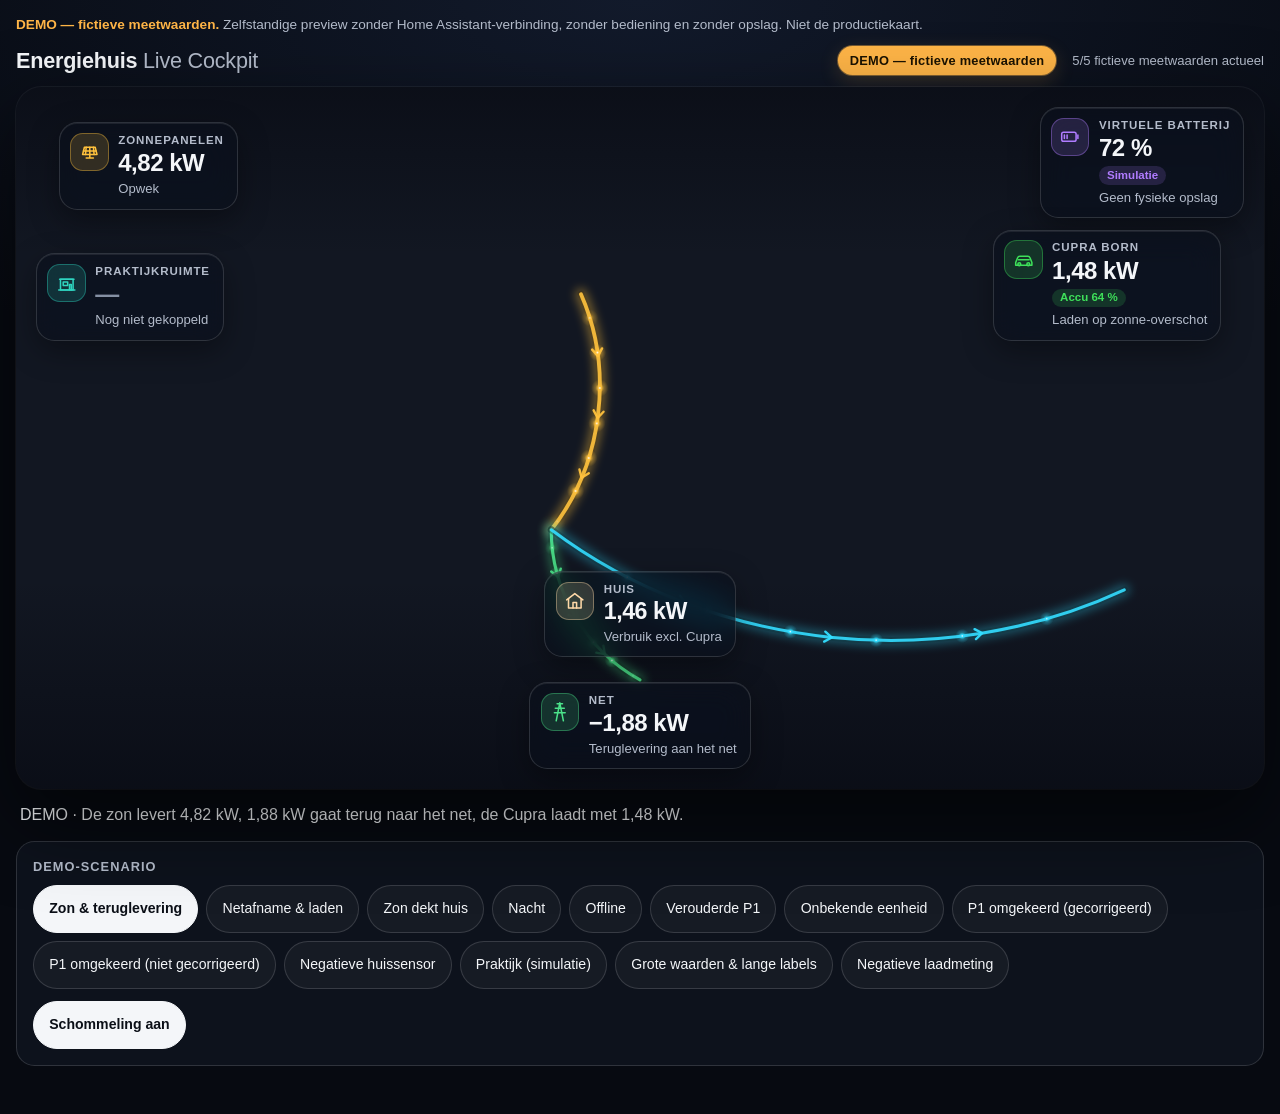
<file: preview/pve-03/index.html>
<!doctype html>
<html lang="nl">
<head>
<meta charset="utf-8">
<meta name="viewport" content="width=device-width, initial-scale=1, viewport-fit=cover">
<meta name="robots" content="noindex">
<title>Energiehuis Live Cockpit — PVE-03 DEMO</title>
<link rel="stylesheet" href="styles.css">
</head>
<body>
<main class="page">
  <p class="page-note"><strong>DEMO — fictieve meetwaarden.</strong> Zelfstandige preview zonder Home Assistant-verbinding, zonder bediening en zonder opslag. Niet de productiekaart.</p>
  <div id="mount"></div>
</main>
<script src="assets/scene-anchors.js"></script>
<script src="model.js"></script>
<script src="flows.js"></script>
<script src="app.js"></script>
<script>
  (function () {
    var q = new URLSearchParams(location.search);
    var n = Math.max(1, Math.min(4, parseInt(q.get('instances') || '1', 10) || 1));
    var mount = document.getElementById('mount');
    window.__cockpits = [];
    for (var i = 0; i < n; i++) {
      window.__cockpits.push(EhPve03.createCockpit(mount, {
        scenario: q.get('scenario') || (i ? 'net-laden' : 'zon-export'),
        ticker: q.get('ticker') !== '0'
      }));
    }
  })();
</script>
</body>
</html>
</file>
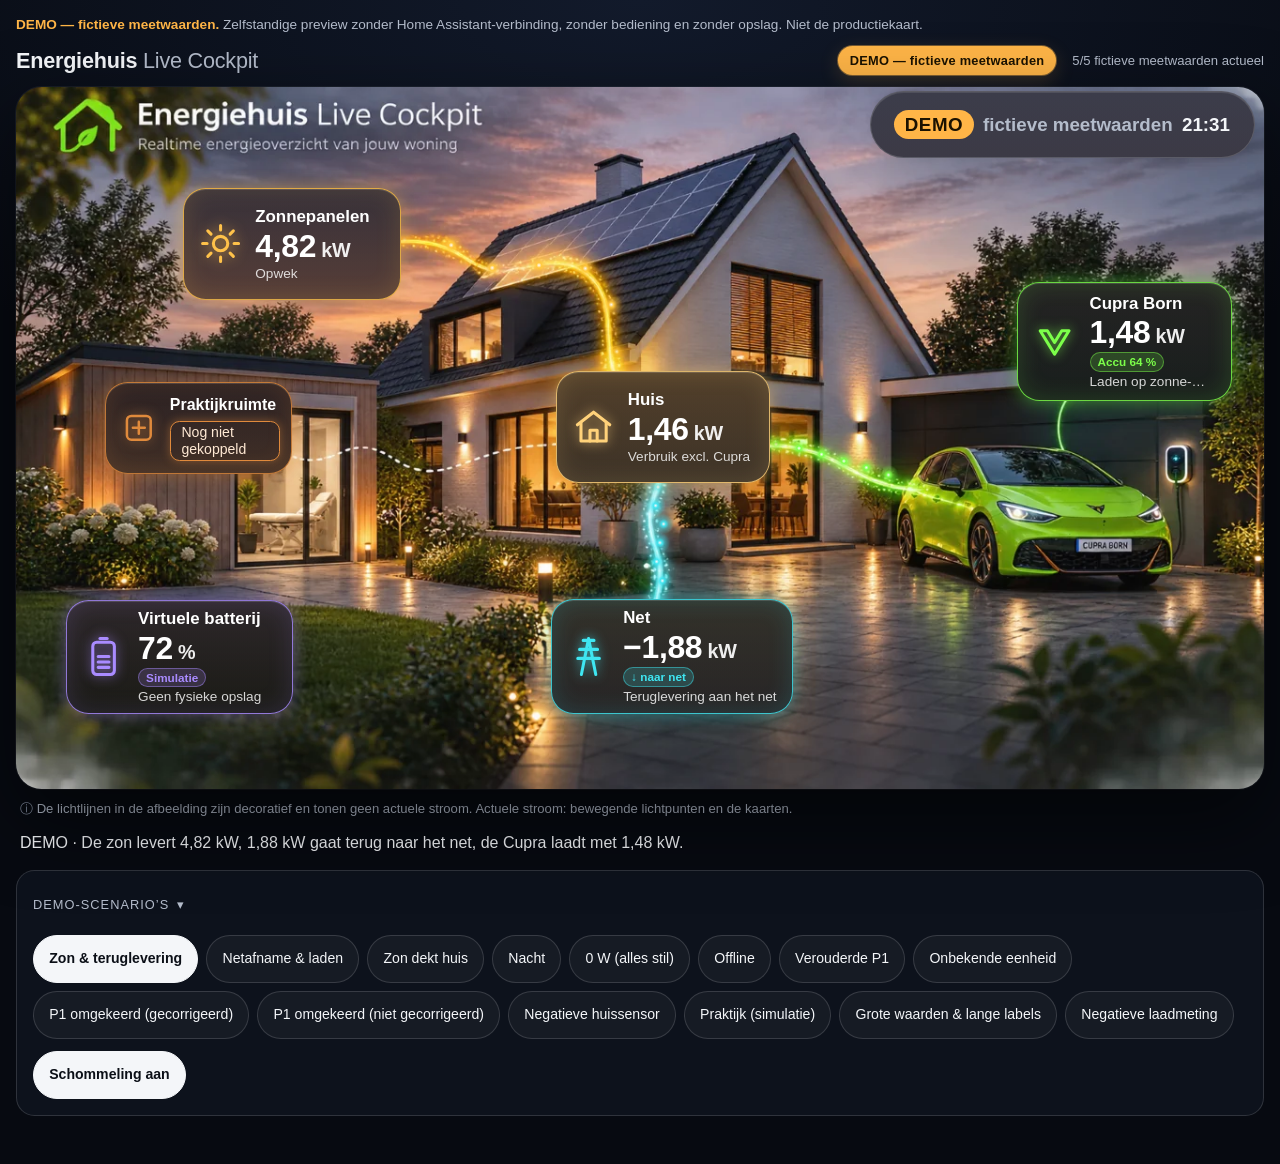
<file: preview/pve-04/index.html>
<!doctype html>
<html lang="nl">
<head>
<meta charset="utf-8">
<meta name="viewport" content="width=device-width, initial-scale=1, viewport-fit=cover">
<meta name="robots" content="noindex">
<title>Energiehuis Live Cockpit — PVE-04 DEMO</title>
<link rel="stylesheet" href="styles.css">
</head>
<body>
<main class="page">
  <p class="page-note"><strong>DEMO — fictieve meetwaarden.</strong> Zelfstandige preview zonder Home Assistant-verbinding, zonder bediening en zonder opslag. Niet de productiekaart.</p>
  <div id="mount"></div>
</main>
<script src="scene-manifest.js"></script>
<script src="manifest-validate.js"></script>
<script src="model.js"></script>
<script src="flows.js"></script>
<script src="app.js"></script>
<script src="master-scene.js"></script>
<script src="master.js"></script>
<script>
  (function () {
    var q = new URLSearchParams(location.search);
    var n = Math.max(1, Math.min(4, parseInt(q.get('instances') || '1', 10) || 1));
    var mount = document.getElementById('mount');
    // Testhaak: ?manifest=0 simuleert een ontbrekend scènemanifest (terugvalgedrag).
    // Testhaken (alleen voor de browsertests): ?manifest=0|null|invalid|v1|light
    var mq = q.get('manifest');
    if (mq === '0') { try { delete window.EhPve04Manifest; } catch (e) { window.EhPve04Manifest = undefined; } }
    if (mq === 'null') window.EhPve04Manifest = null;
    if (mq === 'invalid') { var bad = JSON.parse(JSON.stringify(window.EhPve04Manifest)); bad.compositions.desktop.base = []; bad.compositions.mobile.base[0].file = '../../etc/passwd.webp'; window.EhPve04Manifest = bad; }
    if (mq === 'v1') { var v1 = JSON.parse(JSON.stringify(window.EhPve04Manifest)); v1.schema = 'energiehuis.scene-manifest/1'; delete v1.coordinateSystem; ['desktop', 'mobile'].forEach(function (k) { var c = v1.compositions[k]; delete c.uiZones; delete c.keyObjects; delete c.protectedAreas; delete c.lightLayers; delete c.outOfView; }); window.EhPve04Manifest = v1; }
    if (mq === 'light') { var lm = JSON.parse(JSON.stringify(window.EhPve04Manifest)); ['desktop', 'mobile'].forEach(function (k) { var c = lm.compositions[k], b = c.base[0]; c.lightLayers = [Object.assign({}, b, { id: 'test-always', blend: 'screen', trigger: 'always' }), Object.assign({}, b, { id: 'test-future', blend: 'screen', trigger: 'practice-linked', futureField: true })]; }); window.EhPve04Manifest = lm; }
    window.__cockpits = [];
    function mountAll(extra) {
      for (var i = 0; i < n; i++) {
        window.__cockpits.push(EhPve04.createCockpit(mount, Object.assign({
          scenario: q.get('scenario') || (i ? 'net-laden' : 'zon-export'),
          ticker: q.get('ticker') !== '0',
          maskMode: q.get('maskmode') || undefined,
          svgMask: q.get('svgmask') === '0' ? false : undefined
        }, extra || {})));
      }
      window.__mounted = true;
    }
    // Standaard (PVE-04): de goedgekeurde master als vaste achtergrond (master.js). De eerdere placeholder-cockpit
    // blijft beschikbaar voor regressietests via ?scene=placeholder (en ?scene=private voor de privélaag).
    var sceneQ = q.get('scene');
    if (sceneQ !== 'placeholder' && sceneQ !== 'private') {
      if (q.get('masterScene') === '0') window.EhPve04MasterScene = null;   // testhaak: master-scène ontbreekt
      for (var j = 0; j < n; j++) {
        window.__cockpits.push(EhPve04Master.createMasterCockpit(mount, {
          scenario: q.get('scenario') || (j ? 'net-laden' : 'zon-export'),
          ticker: q.get('ticker') !== '0',
          base: q.get('masterBase') === 'missing' ? 'bestaat-niet/' : ''
        }));
      }
      window.__mounted = true;
      return;
    }
    // Privébeeldlaag (opt-in): ?scene=private laadt een privémanifest dat NIET in de repository staat
    // (standaard private/scene-manifest.private.js; in Home Assistant bijv. /local/energiehuis/pve04/…).
    // Ontbreekt of faalt het, dan valt de cockpit per compositie terug op het publieke placeholderbeeld.
    if (q.get('scene') === 'private') {
      var url = q.get('privateManifest') || 'private/scene-manifest.private.js';
      var publicMf = window.EhPve04Manifest;
      var done = function () { mountAll({ manifest: window.EhPve04PrivateManifest || null, fallbackManifest: publicMf, privateRequested: true }); };
      if (!EhPve04ManifestValidate.safeManifestUrl(url)) { done(); return; }
      var s = document.createElement('script');
      s.src = url; s.onload = done; s.onerror = done;
      document.body.appendChild(s);
    } else mountAll();
  })();
</script>
</body>
</html>
</file>
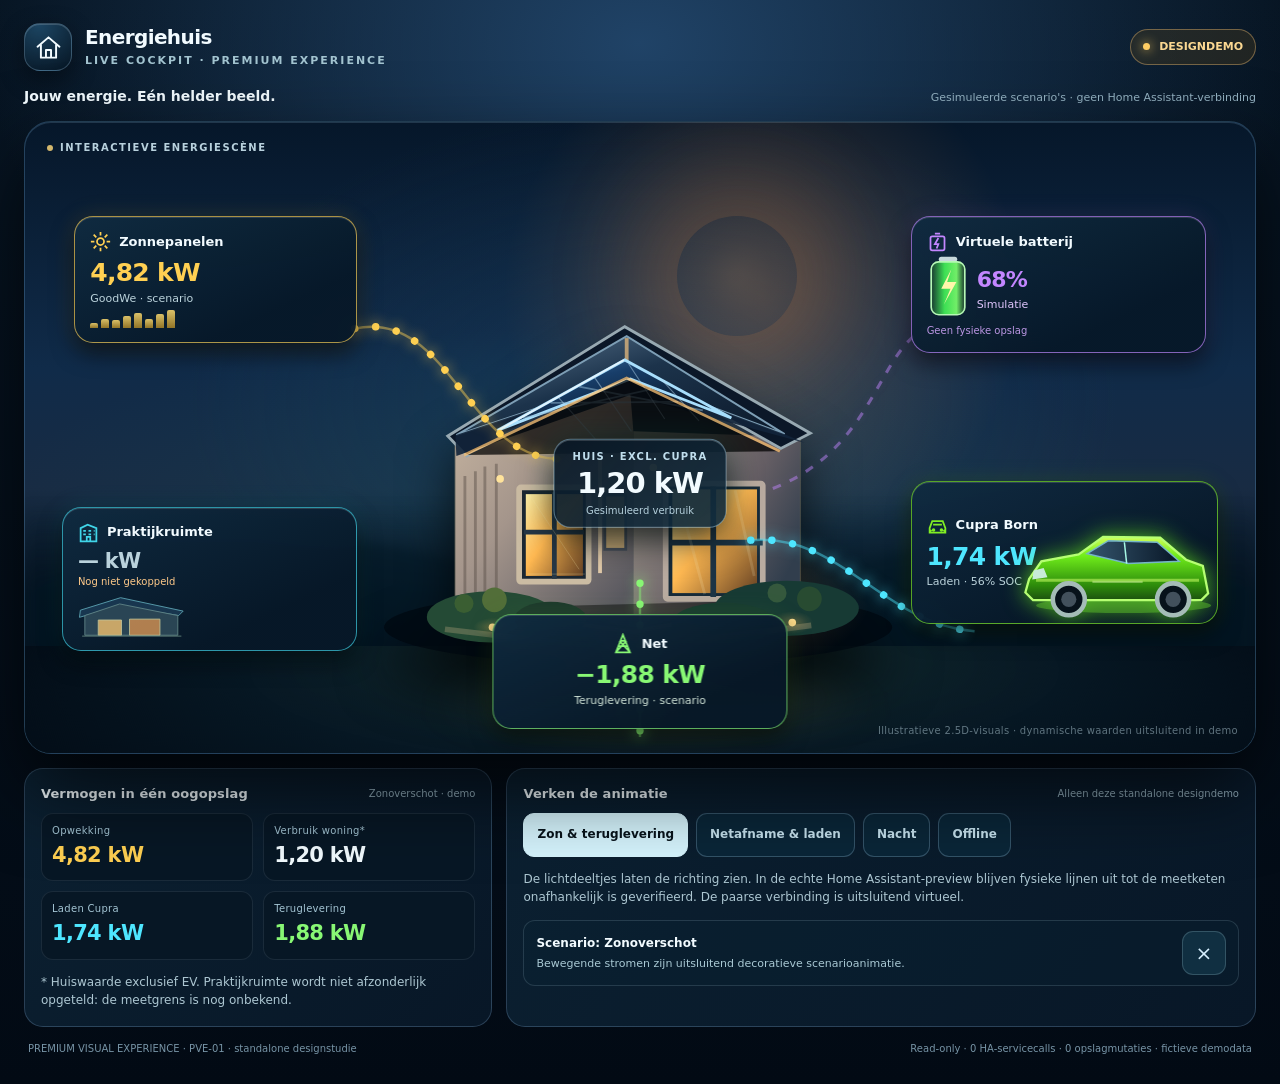
<file: preview/pve-01/energiehuis_live_cockpit_premium_preview.html>
<!doctype html>
<html lang="nl">
<head>
<meta charset="utf-8">
<meta name="viewport" content="width=device-width,initial-scale=1,viewport-fit=cover">
<meta name="color-scheme" content="dark">
<title>Energiehuis · Premium Visual Experience · geïsoleerde designdemo</title>
<style>
:root{--bg:#030b16;--panel:#092035e8;--frost:#0b2539c9;--line:#94bce53d;--ink:#f2fbff;--muted:#aac4d1;--pv:#ffd052;--ev:#4ee6ff;--grid:#88f774;--import:#69bfff;--practice:#40d5e8;--virtual:#c386ff;--green:#80ed24}
*{box-sizing:border-box}html{background:var(--bg)}body{margin:0;min-height:100vh;background:radial-gradient(ellipse 68% 55% at 50% 4%,#204367 0%,transparent 75%),linear-gradient(180deg,#071523,#020a14);font:14px/1.4 Inter,ui-sans-serif,system-ui,-apple-system,BlinkMacSystemFont,"Segoe UI",sans-serif;color:var(--ink)}button{font:inherit}button:focus-visible{outline:3px solid #fff;outline-offset:3px}button{touch-action:manipulation}.screen{max-width:1390px;margin:auto;padding:20px 24px 28px}.masthead{display:flex;justify-content:space-between;align-items:center;gap:16px;margin:3px 0 16px}.brand{display:flex;gap:13px;align-items:center;min-width:0}.brand-icon{width:48px;height:48px;border:1px solid #b4e1ff3e;border-radius:16px;display:grid;place-items:center;background:radial-gradient(circle at 30% 0%,#3c8cbe66,#061523);box-shadow:inset 0 1px #ffffff29,0 8px 24px #0006}.brand-icon svg{width:27px;height:27px}.brand h1{font-size:20px;font-weight:760;letter-spacing:-.6px;margin:0;line-height:1.1}.brand p{font-size:11px;letter-spacing:2px;text-transform:uppercase;color:#a3c4d0;font-weight:760;margin:5px 0 0}.status{display:flex;gap:9px;align-items:center;border:1px solid #f8c27765;background:#513f1d55;color:#fbd892;border-radius:999px;padding:9px 12px;font-size:11px;font-weight:760;white-space:nowrap}.status:before{content:"";width:7px;height:7px;border-radius:99px;background:#ffcd63;box-shadow:0 0 11px #ffcd63}
.story{display:flex;align-items:baseline;justify-content:space-between;gap:10px;margin:0 0 14px}.story strong{font-size:14px;font-weight:680}.story small{font-size:11px;color:#94b2c2}.stage{height:633px;position:relative;overflow:hidden;border:1px solid #5e93bd55;border-radius:27px;background:radial-gradient(ellipse 42% 52% at 51% 44%,#1a3c5b7d,transparent 90%),linear-gradient(180deg,#06172a 0%,#102b49 39%,#182b43 58%,#071624 75%,#03101b);isolation:isolate;box-shadow:0 35px 80px #000a,inset 0 1px #9bc8e52e}.stage:before{content:"";position:absolute;inset:0;background:radial-gradient(circle at 60% 28%,#e58c4644,transparent 30%),radial-gradient(ellipse 50% 30% at 45% 61%,#1c777e30,transparent 95%);pointer-events:none}.horizon{position:absolute;inset:30% 0 0;opacity:.67;background:radial-gradient(ellipse at 20% 69%,#021522 0 18%,transparent 18.5%),radial-gradient(ellipse at 81% 71%,#021622 0 18%,transparent 18.5%),radial-gradient(ellipse at 42% 84%,#00131c 0 16%,transparent 16.5%),linear-gradient(transparent 43%,#041421 62%,#03111c);filter:blur(6px);pointer-events:none}.moon{position:absolute;left:53%;top:15%;height:120px;width:120px;border-radius:100%;background:radial-gradient(circle,#ffc17e11 8%,#ffc27e05 42%,transparent 75%);box-shadow:0 0 90px 44px #e58b4630;pointer-events:none}.ground{position:absolute;bottom:-22%;left:-15%;height:47%;width:130%;background:radial-gradient(ellipse at 51% 4%,#25483d88,#061723 41%,#020a14 73%);transform:perspective(450px) rotateX(38deg);pointer-events:none}.ground:after{content:"";position:absolute;left:36%;width:30%;height:42%;top:6%;background:radial-gradient(ellipse,#f7bb4640,transparent 70%);filter:blur(28px)}
.scene-tag{position:absolute;z-index:8;left:22px;top:19px;font-size:10px;letter-spacing:1.5px;font-weight:850;color:#b8d1dd;text-transform:uppercase;display:flex;gap:7px;align-items:center}.scene-tag i{display:block;background:#d3b76d;width:6px;height:6px;border-radius:100%}
/* Visual layers are decorative, not DOM data sources. */
.house-art{position:absolute;width:53%;max-width:590px;left:50%;top:50%;transform:translate(-50%,-41%);z-index:3;pointer-events:none;filter:drop-shadow(0 35px 26px #000b)}.house-art svg{width:100%;height:auto;overflow:visible}.house-info{position:absolute;z-index:10;top:50%;left:50%;transform:translate(-50%,2%);background:linear-gradient(150deg,#091725ef,#122d3eeb);border:1px solid #bee8fc69;border-radius:17px;box-shadow:0 12px 33px #000b,0 0 38px #0ee9d31c,inset 0 1px #fff3;min-width:168px;text-align:center;padding:10px 18px 9px}.house-info small{display:block;letter-spacing:1.3px;color:#c0deed;font-size:10px;font-weight:800}.house-info strong{display:block;font-size:29px;font-weight:780;letter-spacing:-1px;line-height:1.16;margin:3px 0}.house-info em{display:block;font-style:normal;font-size:10px;color:#b5d0dc}
.traffic{position:absolute;inset:0;z-index:4;pointer-events:none;overflow:visible}.traffic .guide{fill:none;stroke-width:2;opacity:.45}.traffic .stream{fill:none;stroke-width:6;stroke-linecap:round;stroke-dasharray:.1 17;animation:charge-flow 1.7s linear infinite;filter:drop-shadow(0 0 5px currentColor)}.traffic g:not(.on) .guide,.traffic g:not(.on) .stream{opacity:0!important;animation:none}.traffic .pv{color:var(--pv)}.traffic .pv path{stroke:var(--pv)}.traffic .ev{color:var(--ev)}.traffic .ev path{stroke:var(--ev)}.traffic .export{color:var(--grid)}.traffic .export path{stroke:var(--grid)}.traffic .import{color:var(--import)}.traffic .import path{stroke:var(--import)}.traffic .practice{color:var(--practice)}.traffic .practice path{stroke:var(--practice)}.traffic .virtual{fill:none;stroke:var(--virtual);stroke-width:2.5;stroke-dasharray:7 8;opacity:.48;filter:drop-shadow(0 0 4px #c386ff44)}.traffic .stop{fill:none;stroke:#ffffffaa;stroke-width:2}.traffic .arrow{stroke:none;fill:currentColor;opacity:.9}.traffic .stream.reverse{animation-direction:reverse}@keyframes charge-flow{to{stroke-dashoffset:-68}}
.node{--accent:#b8d8ff;position:absolute;z-index:9;border-radius:19px;color:var(--ink);text-align:left;background:linear-gradient(155deg,#102b41ef,#071828ef 73%);border:1px solid color-mix(in srgb,var(--accent),transparent 34%);box-shadow:0 10px 22px #0009,0 0 24px color-mix(in srgb,var(--accent),transparent 87%),inset 0 1px #ffffff24;backdrop-filter:blur(18px);-webkit-backdrop-filter:blur(18px);padding:14px 15px;min-height:110px;cursor:pointer;transition:transform .2s ease,border-color .2s ease}.node:hover{transform:translateY(-2px);border-color:var(--accent)}.node.selected{border-color:var(--accent);box-shadow:0 10px 22px #0009,0 0 0 1px var(--accent),0 0 29px color-mix(in srgb,var(--accent),transparent 72%)}.node .label{display:flex;align-items:center;gap:8px;font-weight:760;font-size:13px;white-space:nowrap}.node .label svg{width:21px;height:21px;flex:0 0 21px;color:var(--accent)}.node .value{display:block;margin-top:7px;color:var(--accent);font-size:25px;font-weight:800;letter-spacing:-.7px;line-height:1.1}.node .sub{display:block;color:#bbd3dc;font-size:11px;line-height:1.5;margin-top:4px}.node .hint{display:block;color:#92abba;font-size:10px;margin-top:2px}.node.pv{--accent:var(--pv);left:4%;top:15%;width:23%;}.node.virtual{--accent:var(--virtual);right:4%;top:15%;width:24%}.node.practice{--accent:var(--practice);left:3%;top:61%;width:24%;min-height:132px}.node.cupra{--accent:var(--green);right:3%;top:57%;width:25%;min-height:143px}.node.grid{--accent:var(--grid);left:50%;top:78%;transform:translateX(-50%);width:24%;min-height:115px;text-align:center}.node.grid:hover{transform:translateX(-50%) translateY(-2px)}.node.grid .label{justify-content:center}.node.grid .sub{color:#d2e5d9}.node.virtual .sub{color:#dfc5fc}.node.practice .value{color:#bad2dc;font-size:21px}.node.practice .hint{color:#ffca8a}.node.cupra{overflow:hidden}.node.cupra .value{color:var(--ev)}.node.cupra .sub{max-width:50%}.vehicle{width:65%;max-width:198px;height:auto;position:absolute;right:2px;bottom:5px;filter:drop-shadow(0 0 11px #71ff18ac)}.practice-image{display:block;width:118px;height:44px;margin:5px 0 -2px -3px;opacity:.8}.node.virtual .vstack{display:flex;align-items:center;gap:8px}.battery-shape{width:42px;height:70px;flex-shrink:0}.node.virtual .value{font-size:22px}.node.virtual .hint{color:#bb96e3}.pv .mini-bars{display:flex;gap:3px;align-items:end;height:14px;margin-top:7px;opacity:.85}.pv .mini-bars i{display:block;width:8px;min-height:3px;border-radius:2px 2px 0 0;background:linear-gradient(#ffde72,#ab8526)}.stage-note{position:absolute;bottom:15px;right:17px;color:#aac3ce8c;font-size:10px;z-index:7;letter-spacing:.3px}
.below{display:grid;grid-template-columns:1fr 1.6fr;gap:14px;margin-top:14px}.overview{background:linear-gradient(130deg,#0b2031,#081727);border:1px solid var(--line);border-radius:19px;padding:16px;min-width:0}.section-head{display:flex;justify-content:space-between;align-items:center;gap:12px;margin:0 0 10px}.section-head h2{font-size:13px;margin:0;font-weight:800;letter-spacing:.1px}.section-head small{font-size:10px;color:#93aebc}.totals{display:grid;grid-template-columns:repeat(2,minmax(0,1fr));gap:10px}.total{background:#071725;border:1px solid #d7ebfb18;border-radius:12px;padding:10px}.total label{display:block;color:#a4c5d4;font-size:10px;letter-spacing:.3px}.total strong{font-size:21px;letter-spacing:-.7px;display:block;margin-top:3px}.total strong.pv{color:var(--pv)}.total strong.grid{color:var(--grid)}.total strong.ev{color:var(--ev)}.controls{display:flex;flex-wrap:wrap;gap:8px}.controls button{border:1px solid #81abc557;color:#c5e1ed;background:#0a2638;border-radius:11px;padding:10px 13px;min-height:44px;cursor:pointer;font-size:12px;font-weight:680}.controls button[aria-pressed="true"]{color:#07131b;background:#d5f4fd;border-color:#d5f4fd}.controls button:disabled{opacity:.4;cursor:not-allowed}.explain{font-size:12px;color:#adc7d2;margin:13px 0 0;line-height:1.55}.detail{margin-top:13px;border:1px solid #9bbcca2f;border-radius:12px;padding:10px 12px;display:flex;justify-content:space-between;gap:10px;align-items:center;background:#0b27353f}.detail b{font-size:12px}.detail span{font-size:11px;color:#a9c9d4}.detail button{min-width:44px;min-height:44px;cursor:pointer;background:#102f41;border:1px solid #91b6c444;color:#d6eefd;border-radius:11px;font-size:20px}.screen-footer{display:flex;justify-content:space-between;gap:10px;color:#7794a6;font-size:10px;margin-top:15px;padding:0 4px}
@media(max-width:930px){.screen{padding:14px}.stage{height:595px}.house-art{width:62%;top:50%}.node{padding:12px}.node.pv,.node.virtual{width:25%}.node.practice,.node.cupra{width:27%}.node.grid{width:27%}.node .value{font-size:21px}.node .label{font-size:11px}.node .sub{font-size:10px}.node.cupra .sub{max-width:100%}.vehicle{width:55%;opacity:.8}}
@media(max-width:650px){.screen{padding:11px 7px 24px}.masthead{margin:5px 7px 12px}.brand-icon{width:42px;height:42px;border-radius:13px}.brand h1{font-size:18px}.brand p{font-size:9px;letter-spacing:1.5px}.status{font-size:10px;padding:7px 9px}.story{margin:0 9px 10px;align-items:center}.story strong{font-size:12px}.story small{font-size:9px}.stage{height:742px;border-radius:20px}.scene-tag{top:11px;left:13px;font-size:9px}.moon{left:40%;top:20%}.house-art{width:112%;max-width:none;left:50%;top:44%;transform:translate(-50%,-46%)}.house-info{top:43%;left:50%;min-width:146px;padding:9px 10px}.house-info strong{font-size:25px}.horizon{top:30%}.ground{bottom:-12%;height:34%}.traffic.desktop{display:none}.traffic.mobile{display:block}.node{padding:11px 10px;min-height:112px;border-radius:15px;backdrop-filter:blur(13px);-webkit-backdrop-filter:blur(13px)}.node .label{font-size:11px;gap:4px}.node .label svg{width:17px;height:17px;flex-basis:17px}.node .value{font-size:22px;margin-top:8px}.node .sub{font-size:10px}.node.pv{top:5.5%;left:3%;width:44.5%;min-height:118px}.node.virtual{top:5.5%;right:3%;width:44.5%;min-height:118px}.node.virtual .value{font-size:19px;margin-top:3px}.node.virtual .sub{font-size:9px}.battery-shape{height:45px;width:27px}.node.grid{top:63%;left:50%;width:46%;min-height:105px}.node.practice{top:79.5%;left:3%;width:45%;min-height:135px}.node.cupra{top:79.5%;right:3%;width:45%;min-height:135px}.node.practice .value{font-size:17px}.node.practice .hint{font-size:9px}.practice-image{width:85px;height:38px}.node.cupra .value{font-size:20px}.node.cupra .sub{max-width:100%}.vehicle{width:65%;height:53px;max-width:none;bottom:4px;right:-4px;opacity:.85}.stage-note{display:none}.below{grid-template-columns:1fr;gap:10px;margin-top:10px}.overview{padding:12px}.screen-footer{margin-top:10px;flex-wrap:wrap}}
@media(min-width:651px){.traffic.mobile{display:none}}@media(max-width:360px){.node .label{font-size:10px}.node .value{font-size:19px}.node.virtual .value{font-size:17px}.node.practice .hint{font-size:8px}.house-info{top:43.8%}.story small{display:none}}
@media(prefers-reduced-motion:reduce){*,*:before,*:after{animation:none!important;transition:none!important;scroll-behavior:auto!important}}
</style>
</head>
<body>
<div class="screen">
  <header class="masthead">
    <div class="brand"><div class="brand-icon" aria-hidden="true"><svg viewBox="0 0 32 32" fill="none" stroke="currentColor" stroke-width="2.3"><path d="M3 15 16 4l13 11M7 13v15h18V13M13 28v-9h6v9" stroke-linecap="round" stroke-linejoin="round"/></svg></div><div><h1>Energiehuis</h1><p>Live Cockpit · Premium Experience</p></div></div>
    <div class="status">DESIGNDEMO</div>
  </header>
  <div class="story"><strong>Jouw energie. Eén helder beeld.</strong><small>Gesimuleerde scenario's · geen Home Assistant-verbinding</small></div>
  <main>
   <section class="stage" aria-label="Premium energiescène met gesimuleerde vermogens">
     <div class="horizon"></div><div class="moon"></div><div class="ground"></div>
     <div class="scene-tag"><i></i> Interactieve energiescène</div>
     <!-- Detailed shaded house illustration; replaceable independent visual asset. -->
     <div class="house-art" aria-hidden="true">
     <svg viewBox="0 0 620 455" xmlns="http://www.w3.org/2000/svg">
       <defs>
        <linearGradient id="wallFront" x1="0" x2=".8" y1="0" y2="1"><stop stop-color="#d0bda6"/><stop offset=".52" stop-color="#a4958b"/><stop offset="1" stop-color="#5a5960"/></linearGradient>
        <linearGradient id="wallSide" x1="0" x2="1" y1="0" y2=".6"><stop stop-color="#a49b8f"/><stop offset=".65" stop-color="#655e64"/><stop offset="1" stop-color="#313e4d"/></linearGradient>
        <linearGradient id="roof" x1="0" x2="1" y1="0" y2="1"><stop stop-color="#607b95"/><stop offset=".45" stop-color="#1c334b"/><stop offset="1" stop-color="#0b1829"/></linearGradient>
        <linearGradient id="solar" x1="0" x2=".85" y1="0" y2="1"><stop stop-color="#4b81b4"/><stop offset=".35" stop-color="#183e6a"/><stop offset=".8" stop-color="#08182b"/><stop offset="1" stop-color="#284a74"/></linearGradient>
        <linearGradient id="glass" x1="0" y1="0" x2="1" y2="1"><stop stop-color="#fff2a8"/><stop offset=".45" stop-color="#ffb952"/><stop offset="1" stop-color="#654123"/></linearGradient>
        <radialGradient id="halo"><stop stop-color="#ffbd534e"/><stop offset=".6" stop-color="#ffbf6c1a"/><stop offset="1" stop-color="#ffbf6c00"/></radialGradient>
       </defs>
       <ellipse cx="308" cy="389" rx="267" ry="40" fill="#010910" opacity=".76"/>
       <ellipse cx="370" cy="360" rx="182" ry="83" fill="url(#halo)"/>
       <!-- 2.5D building volume -->
       <path d="M116 186 296 91 478 190 478 359 302 392 116 364Z" fill="#253342" stroke="#c3ad8555" stroke-width="2"/>
       <path d="M116 184 296 95 303 183 303 389 116 363Z" fill="url(#wallFront)"/>
       <path d="M303 183 478 189 478 359 303 389Z" fill="url(#wallSide)"/>
       <path d="M108 188 294 73 489 185 458 201 300 112 128 209Z" fill="#0b1728" stroke="#98a9b2" stroke-width="3"/>
       <path d="M117 187 296 83 462 186 300 126Z" fill="url(#roof)" stroke="#7d9eb5" stroke-width="2"/>
       <path d="M300 126 462 186 483 195 299 145 117 209 116 187Z" fill="#12243a" opacity=".9"/>
       <path d="M296 85 296 126" stroke="#dbb37b" stroke-width="4" opacity=".8"/>
       <!-- Solar panels follow roof perspective -->
       <path d="M160 182 294 108 406 169 300 128Z" fill="url(#solar)" stroke="#a8defc" stroke-width="3"/>
       <path d="M187 169 321 139M216 153 350 152M246 136 376 161" stroke="#8db7d188" stroke-width="1.8"/>
       <path d="M224 147 263 191M262 126 301 183M298 112 336 170M334 130 372 172" stroke="#b5d7ec77" stroke-width="1.2"/>
       <path d="M161 182 293 108" stroke="#ffffffaa" stroke-width="2"/>
       <!-- Accent wooden slats -->
       <path d="M126 230V357M137 225V363M147 220V365M159 217V368" stroke="#5c514a" stroke-width="3" opacity=".48"/>
       <!-- Windows and entrance -->
       <rect x="183" y="242" width="73" height="99" rx="2" fill="#1b2732" stroke="#cbbca3" stroke-width="6"/>
       <rect x="190" y="249" width="60" height="86" fill="url(#glass)"/>
       <path d="M220 247v91M188 289h63" stroke="#253746" stroke-width="5"/>
       <path d="M192 333h60M194 250 246 328" stroke="#fff1af" stroke-width="1" opacity=".25"/>
       <rect x="337" y="238" width="102" height="121" rx="2" fill="#172a39" stroke="#b9aba0" stroke-width="6"/>
       <rect x="344" y="244" width="89" height="109" fill="url(#glass)"/>
       <path d="M387 241v116M341 300h98" stroke="#1d3445" stroke-width="6"/>
       <path d="M349 246 378 354M410 245 430 335" stroke="#fff7cc" stroke-width="3" opacity=".15"/>
       <path d="M268 212v120" stroke="#e3cbaa" stroke-width="4"/>
       <rect x="273" y="250" width="22" height="57" fill="#f2c77a" opacity=".65" stroke="#334152" stroke-width="3"/>
       <!-- Warm soffit and facade lighting -->
       <path d="M125 208 296 127 457 204" stroke="#ffc16d" stroke-width="3" opacity=".72"/>
       <path d="M126 369 302 394 481 360" stroke="#c2a67a" stroke-width="4" opacity=".45"/>
       <circle cx="163" cy="233" r="4" fill="#ffe39b"/><circle cx="324" cy="221" r="4" fill="#ffe39b"/>
       <!-- Natural soft landscape -->
       <ellipse cx="154" cy="378" rx="68" ry="27" fill="#244a35"/><ellipse cx="216" cy="380" rx="38" ry="18" fill="#1d392c"/>
       <ellipse cx="464" cy="369" rx="76" ry="29" fill="#173a34"/><ellipse cx="398" cy="385" rx="55" ry="22" fill="#183b30"/>
       <circle cx="125" cy="364" r="10" fill="#3a5e32"/><circle cx="157" cy="360" r="13" fill="#526e39"/><circle cx="454" cy="353" r="10" fill="#35583d"/><circle cx="488" cy="359" r="13" fill="#284b31"/>
       <path d="M105 391 290 413 490 387" fill="none" stroke="#b6a37b" opacity=".35" stroke-width="6"/>
       <circle cx="155" cy="389" r="4" fill="#ffe39a"/><circle cx="470" cy="384" r="4" fill="#ffe39a"/>
       <ellipse cx="156" cy="389" rx="21" ry="10" fill="url(#halo)"/><ellipse cx="470" cy="384" rx="22" ry="12" fill="url(#halo)"/>
     </svg>
     </div>
     <!-- Desktop path geometry, isolated from data. Each colored stream is controlled by the demo state. -->
     <svg class="traffic desktop" viewBox="0 0 1000 633" preserveAspectRatio="none" aria-hidden="true">
       <g class="pv on" data-route="pv"><path class="guide" d="M268 168 C345 151 360 275 436 274"/><path class="stream" d="M268 168 C345 151 360 275 436 274"/></g>
       <g class="ev on" data-route="ev"><path class="guide" d="M590 340 C665 334 696 408 772 414"/><path class="stream" d="M590 340 C665 334 696 408 772 414"/></g>
       <g class="export on" data-route="export"><path class="guide" d="M500 375 C500 413 500 481 500 500"/><path class="stream" d="M500 375 C500 413 500 481 500 500"/></g>
       <g class="import" data-route="import"><path class="guide" d="M500 500 C500 480 500 411 500 375"/><path class="stream" d="M500 500 C500 480 500 411 500 375"/></g>
       <g class="practice" data-route="practice"><path class="guide" d="M414 374 C338 374 310 435 257 435"/><path class="stream" d="M414 374 C338 374 310 435 257 435"/></g>
       <path class="virtual" d="M608 298 C704 260 690 163 756 161"/>
     </svg>
     <svg class="traffic mobile" viewBox="0 0 390 742" preserveAspectRatio="none" aria-hidden="true">
       <g class="pv on" data-route="pv"><path class="guide" d="M144 150 C147 183 161 225 173 288"/><path class="stream" d="M144 150 C147 183 161 225 173 288"/></g>
       <g class="ev on" data-route="ev"><path class="guide" d="M245 390 C293 417 304 524 299 586"/><path class="stream" d="M245 390 C293 417 304 524 299 586"/></g>
       <g class="export on" data-route="export"><path class="guide" d="M195 416 C195 440 195 477 195 489"/><path class="stream" d="M195 416 C195 440 195 477 195 489"/></g>
       <g class="import" data-route="import"><path class="guide" d="M195 489 C195 472 195 435 195 416"/><path class="stream" d="M195 489 C195 472 195 435 195 416"/></g>
       <g class="practice" data-route="practice"><path class="guide" d="M145 393 C89 437 82 501 85 589"/><path class="stream" d="M145 393 C89 437 82 501 85 589"/></g>
       <path class="virtual" d="M258 153 C256 193 239 230 221 283"/>
     </svg>
     <div class="house-info"><small>HUIS · EXCL. CUPRA</small><strong id="house-value">1,20 kW</strong><em id="house-note">Gesimuleerd verbruik</em></div>
     <button class="node pv" data-node="pv" aria-label="Open uitleg zonnepanelen"><span class="label"><svg viewBox="0 0 24 24" fill="none" stroke="currentColor" stroke-width="2"><circle cx="12" cy="12" r="4"/><path d="M12 1v4m0 14v4M1 12h4m14 0h4M4.2 4.2l3 3m9.6 9.6 3 3m0-15.6-3 3m-9.6 9.6-3 3"/></svg>Zonnepanelen</span><strong class="value" id="pv-value">4,82 kW</strong><small class="sub">GoodWe · scenario</small><div class="mini-bars" aria-hidden="true"><i style="height:5px"></i><i style="height:9px"></i><i style="height:8px"></i><i style="height:12px"></i><i style="height:15px"></i><i style="height:9px"></i><i style="height:14px"></i><i style="height:18px"></i></div></button>
     <button class="node virtual" data-node="virtual" aria-label="Open uitleg virtuele batterij"><span class="label"><svg viewBox="0 0 24 24" fill="none" stroke="currentColor" stroke-width="2"><rect x="4" y="6" width="16" height="16" rx="2"/><path d="M9 3h6M13 8l-4 7h4l-2 5"/></svg>Virtuele batterij</span><div class="vstack"><svg class="battery-shape" viewBox="0 0 50 78" aria-hidden="true"><defs><linearGradient id="cyl" x1="0" x2="1"><stop stop-color="#183631"/><stop offset=".4" stop-color="#3ddf54"/><stop offset=".75" stop-color="#71ee68"/><stop offset="1" stop-color="#17352d"/></linearGradient></defs><rect x="14" y="3" width="22" height="6" rx="3" fill="#c7d8db"/><rect x="5" y="9" width="40" height="63" rx="9" fill="url(#cyl)" stroke="#b5f8b5" stroke-width="2"/><path d="m29 18-12 23h11l-8 19 15-27H24Z" fill="#fff6ab"/></svg><div><strong class="value" id="battery-value">68%</strong><small class="sub">Simulatie</small></div></div><small class="hint">Geen fysieke opslag</small></button>
     <button class="node practice" data-node="practice" aria-label="Open uitleg praktijkruimte"><span class="label"><svg viewBox="0 0 24 24" fill="none" stroke="currentColor" stroke-width="2"><path d="M3 22V7l8-4 10 4v15M2 22h20M6 10h3m3 0h3m3 0h1M6 14h3m3 0h3m3 0h1M10 22v-5h4v5"/></svg>Praktijkruimte</span><strong class="value">— kW</strong><small class="hint">Nog niet gekoppeld</small><svg class="practice-image" viewBox="0 0 132 47" aria-hidden="true"><path d="M6 17 51 3l70 15-5 5-67-11L5 25Z" fill="#1c3d58" stroke="#72c6d5"/><path d="M11 23 50 10l65 13v22H11Z" fill="#33505f" stroke="#759e9d"/><path d="M26 28h26v17H26Z" fill="#f8c977" stroke="#eae8ad"/><path d="M61 27h34v18H61Z" fill="#db9959" stroke="#eae8ad"/><path d="M8 46h111" stroke="#799f92"/></svg></button>
     <button class="node cupra" data-node="cupra" aria-label="Open uitleg Cupra Born"><span class="label"><svg viewBox="0 0 24 24" fill="none" stroke="currentColor" stroke-width="2"><path d="m5 17-2 3m16-3 2 3M3 15l3-8h12l3 8v5H3zM7 11h10"/><circle cx="7.5" cy="17" r="1"/><circle cx="16.5" cy="17" r="1"/></svg>Cupra Born</span><strong class="value" id="ev-value">1,74 kW</strong><small class="sub" id="ev-note">Laden · 56% SOC</small><svg class="vehicle" viewBox="0 0 260 120" aria-hidden="true"><defs><linearGradient id="car" x1="0" x2="0" y1="0" y2="1"><stop stop-color="#d0ff58"/><stop offset=".3" stop-color="#70ed1b"/><stop offset=".76" stop-color="#2e8d0b"/><stop offset="1" stop-color="#1c510f"/></linearGradient><linearGradient id="window" x1="0" x2="1"><stop stop-color="#35566e"/><stop offset="1" stop-color="#081626"/></linearGradient></defs><ellipse cx="140" cy="103" rx="115" ry="10" fill="#58b82c88"/><path d="M16 68 32 45 81 36 113 13 188 14 222 43 244 51 251 87 242 96H21L11 86Z" fill="url(#car)" stroke="#b6ff73" stroke-width="3"/><path d="m92 35 28-17 64 2 29 25-67 3Z" fill="url(#window)" stroke="#75b5c7" stroke-width="2"/><path d="m141 20 3 28" stroke="#a6f6e4" stroke-width="2"/><path d="M25 70h214" stroke="#cbff66" stroke-width="4" opacity=".55"/><path d="M35 54 22 57l-2 12 20-3M231 58l15 8" fill="#c8ebd8"/><circle cx="68" cy="95" r="21" fill="#07121b" stroke="#a5bcb7" stroke-width="6"/><circle cx="68" cy="95" r="10" fill="#42505c"/><circle cx="205" cy="95" r="21" fill="#07121b" stroke="#a5bcb7" stroke-width="6"/><circle cx="205" cy="95" r="10" fill="#42505c"/><path d="M99 72h66" stroke="#e8ffb7" stroke-width="3" opacity=".4"/></svg></button>
     <button class="node grid" data-node="grid" aria-label="Open uitleg elektriciteitsnet"><span class="label"><svg viewBox="0 0 24 24" fill="none" stroke="currentColor" stroke-width="2"><path d="m12 2 8 20H4L12 2ZM9 9h6M6 15h12M4 22l12-13M20 22 8 9"/></svg>Net</span><strong class="value" id="grid-value">−1,88 kW</strong><small class="sub" id="grid-note">Teruglevering · scenario</small></button>
     <small class="stage-note">Illustratieve 2.5D-visuals · dynamische waarden uitsluitend in demo</small>
   </section>
   <section class="below">
    <div class="overview">
      <div class="section-head"><h2>Vermogen in één oogopslag</h2><small id="scenario-caption">Zonoverschot · demo</small></div>
      <div class="totals"><div class="total"><label>Opwekking</label><strong class="pv" id="summary-pv">4,82 kW</strong></div><div class="total"><label>Verbruik woning*</label><strong id="summary-home">1,20 kW</strong></div><div class="total"><label>Laden Cupra</label><strong class="ev" id="summary-ev">1,74 kW</strong></div><div class="total"><label id="summary-grid-label">Teruglevering</label><strong class="grid" id="summary-grid">1,88 kW</strong></div></div>
      <p class="explain">* Huiswaarde exclusief EV. Praktijkruimte wordt niet afzonderlijk opgeteld: de meetgrens is nog onbekend.</p>
    </div>
    <div class="overview">
     <div class="section-head"><h2>Verken de animatie</h2><small>Alleen deze standalone designdemo</small></div>
     <div class="controls" role="group" aria-label="Gesimuleerd energiescenario"><button data-scenario="solar" aria-pressed="true">Zon & teruglevering</button><button data-scenario="import" aria-pressed="false">Netafname & laden</button><button data-scenario="idle" aria-pressed="false">Nacht</button><button data-scenario="offline" aria-pressed="false">Offline</button></div>
     <p class="explain">De lichtdeeltjes laten de richting zien. In de echte Home Assistant-preview blijven fysieke lijnen uit tot de meetketen onafhankelijk is geverifieerd. De paarse verbinding is uitsluitend virtueel.</p>
     <div class="detail" role="status" aria-live="polite"><div><b id="detail-title">Zonnepanelen naar huis</b><div><span id="detail-description">Klik op een onderdeel voor de betekenis en de meetstatus.</span></div></div><button type="button" id="clear-selection" aria-label="Selectie sluiten">×</button></div>
    </div>
   </section>
  </main>
  <footer class="screen-footer"><span>PREMIUM VISUAL EXPERIENCE · PVE-01 · standalone designstudie</span><span>Read-only · 0 HA-servicecalls · 0 opslagmutaties · fictieve demodata</span></footer>
</div>
<script>
'use strict';
// Intentionally isolated from Home Assistant. Every scenario is synthetic and explicitly labelled.
const scenarios=Object.freeze({
 solar:{pv:4820,house:1200,ev:1740,grid:-1880,caption:'Zonoverschot · demo',soc:56},
 import:{pv:350,house:1050,ev:3300,grid:4000,caption:'Netafname · demo',soc:56},
 idle:{pv:0,house:680,ev:0,grid:680,caption:'Nacht · demo',soc:56},
 offline:{pv:null,house:null,ev:null,grid:null,caption:'Geen actuele brondata · demo',soc:null}
});
const descriptions={
 pv:['Zonnepanelen → woning','Deze illustratieve route stroomt alleen bij gesimuleerde productie. Echte flow vereist bronverificatie.'],
 virtual:['Virtuele batterij · géén fysieke stroom','Dit is een simulatie. De paarse gestippelde verbinding geeft geen elektriciteitstransport weer.'],
 practice:['Praktijkruimte · nog niet gekoppeld','De kWh-meter is niet als actuele vermogenssensor gekoppeld. Geen waarde, fysieke route of dubbeltelling.'],
 cupra:['Woning → Cupra Born','De auto is knalgroen. In de echte toepassing moet laden aan betrouwbare laadvermogensdata worden gekoppeld.'],
 grid:['Elektriciteitsnet · twee richtingen','Negatief netvermogen is teruglevering; positief is afname, uitsluitend als P1-tekenconventie is geverifieerd.']
};
let selected=null;
const $=id=>document.getElementById(id);
const power=(w,signed=false)=>w===null?'— kW':`${signed&&w<0?'−':''}${(Math.abs(w)/1000).toLocaleString('nl-NL',{minimumFractionDigits:2,maximumFractionDigits:2})} kW`;
function scenario(name){
 const d=scenarios[name];if(!d)return;
 if(d.grid!==null&&d.pv+d.grid!==d.house+d.ev)throw new Error('Demo energy balance mismatch');
 $('pv-value').textContent=power(d.pv);
 $('house-value').textContent=power(d.house);
 $('house-note').textContent=d.house===null?'Geen actuele meting':'Gesimuleerd verbruik';
 $('ev-value').textContent=power(d.ev);
 $('ev-note').textContent=d.ev===null?'Niet beschikbaar':d.ev>0?`Laden · ${d.soc}% SOC`:`Niet laden · ${d.soc}% SOC`;
 $('grid-value').textContent=power(d.grid,true);
 $('grid-note').textContent=d.grid===null?'Geen actuele P1-data':d.grid<0?'Teruglevering · scenario':d.grid>0?'Netafname · scenario':'Geen uitwisseling';
 $('summary-pv').textContent=power(d.pv);$('summary-home').textContent=power(d.house);
 $('summary-ev').textContent=power(d.ev);$('summary-grid').textContent=power(d.grid===null?null:Math.abs(d.grid));
 $('summary-grid-label').textContent=d.grid===null?'Netvermogen':d.grid<0?'Teruglevering':'Netafname';
 $('scenario-caption').textContent=d.caption;
 for(const el of document.querySelectorAll('[data-scenario]'))el.setAttribute('aria-pressed',String(el.dataset.scenario===name));
 for(const el of document.querySelectorAll('[data-route]')){
  const type=el.dataset.route;
  const on=type==='pv'&&d.pv>0||type==='ev'&&d.ev>0||type==='export'&&d.grid<0||type==='import'&&d.grid>0;
  el.classList.toggle('on',Boolean(on));
 }
 $('detail-title').textContent='Scenario: '+d.caption.replace(' · demo','');
 $('detail-description').textContent=name==='offline'?'Geen meetwaarden en geen actieve fysieke stroomlijnen.':'Bewegende stromen zijn uitsluitend decoratieve scenarioanimatie.';
 selected=null;for(const n of document.querySelectorAll('[data-node]'))n.classList.remove('selected');
}
for(const btn of document.querySelectorAll('[data-scenario]'))btn.addEventListener('click',()=>scenario(btn.dataset.scenario));
for(const btn of document.querySelectorAll('[data-node]'))btn.addEventListener('click',()=>{
 selected=btn.dataset.node;for(const n of document.querySelectorAll('[data-node]'))n.classList.toggle('selected',n===btn);
 const [title,description]=descriptions[selected];$('detail-title').textContent=title;$('detail-description').textContent=description;
});
$('clear-selection').addEventListener('click',()=>{selected=null;for(const n of document.querySelectorAll('[data-node]'))n.classList.remove('selected');$('detail-title').textContent='Energiescène';$('detail-description').textContent='Selectie gesloten. Kies een scenario of onderdeel.';});
scenario('solar');
</script>
</body></html>
</file>
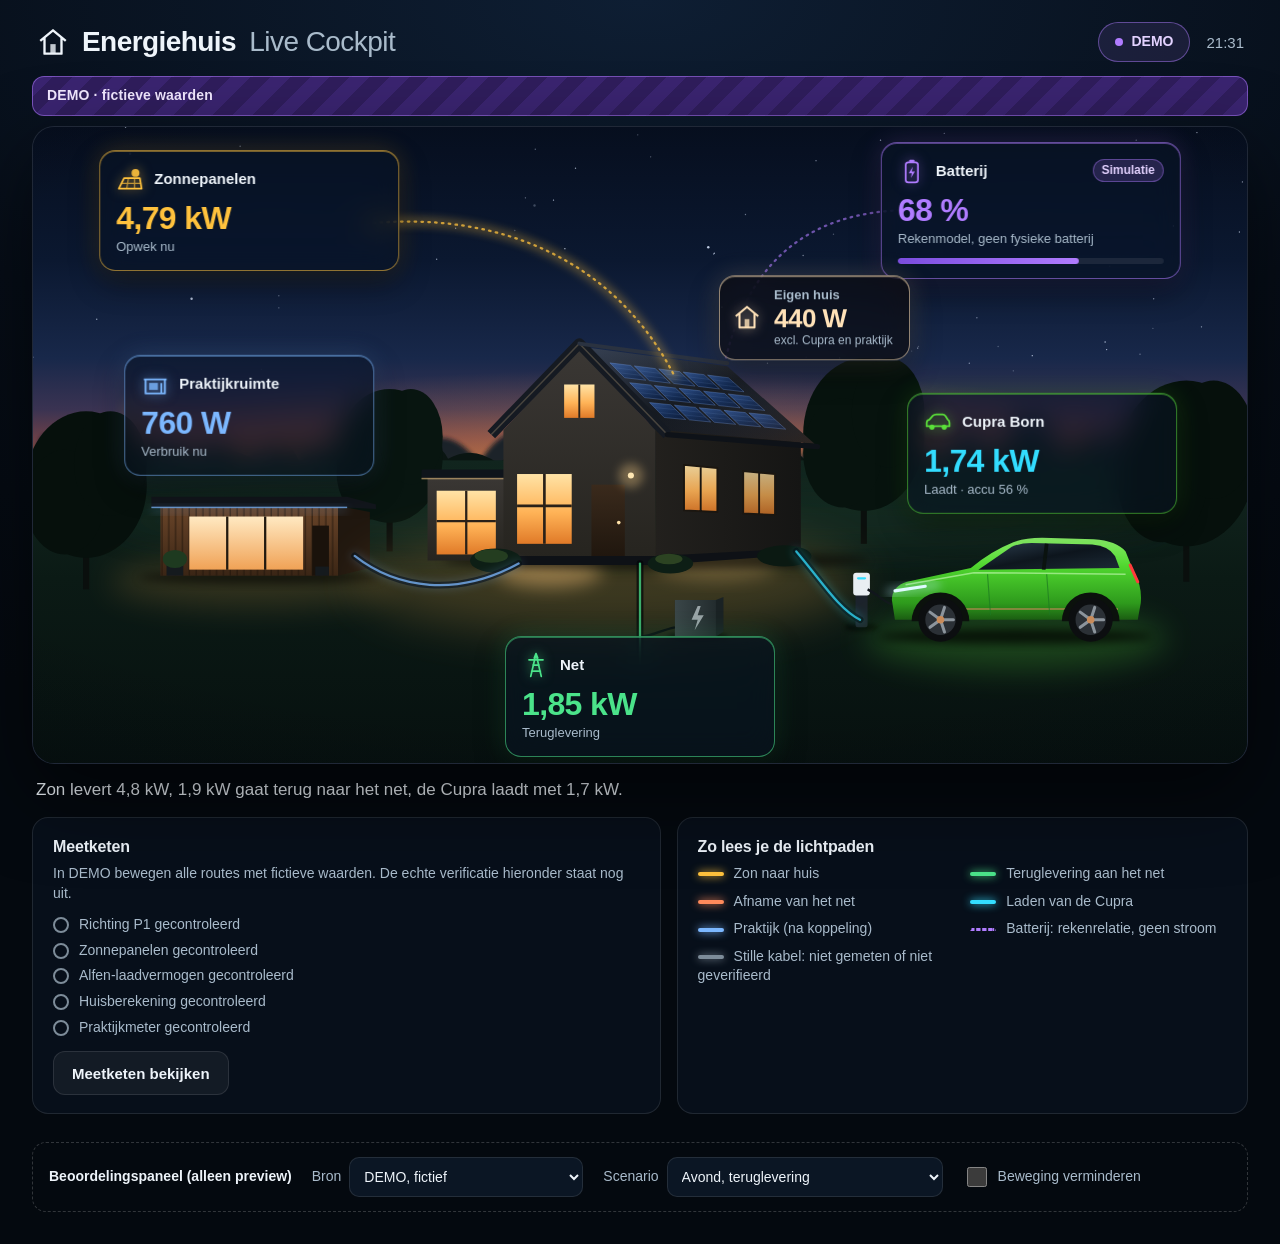
<file: preview/pve-03/reference/claude-f2-standalone.html>
<!doctype html>
<html lang="nl">
<head>
<meta charset="utf-8">
<meta name="viewport" content="width=device-width,initial-scale=1,viewport-fit=cover">
<title>Energiehuis Premium Cockpit F2</title>
<style>
:root{
  --bg:#04090F; --ink:#EEF4FA; --ink2:#A9BBCB; --ink3:#7F93A6;
  --glass:rgba(10,20,34,.62); --line:rgba(255,255,255,.10);
  --sun:#FFC23D; --export:#4BE38A; --import:#FF8A5B; --ev:#33DDFF; --praktijk:#7CB8FF; --battery:#B07CFF; --house:#FFE2B8; --idle:#7D8C99; --kpn:#5BE13A;
  --radius-l:22px; --radius-m:16px;
  color-scheme:dark;
}
*{box-sizing:border-box}
[hidden]{display:none!important}
html,body{margin:0;background:var(--bg);color:var(--ink);font:15px/1.4 -apple-system,BlinkMacSystemFont,"SF Pro Text","Segoe UI",Roboto,"Helvetica Neue",Arial,sans-serif;-webkit-font-smoothing:antialiased}
body{min-height:100vh;background:radial-gradient(120% 60% at 50% 0%,#0E1E33 0%,#060D17 55%,#04090F 100%)}
button{font:inherit;color:inherit}
.wrap{max-width:1440px;margin:0 auto;padding:16px 32px 32px}
.sr-only{position:absolute;width:1px;height:1px;overflow:hidden;clip:rect(0 0 0 0);white-space:nowrap}

/* ---------- host chrome ---------- */
.ck-head{display:flex;align-items:center;justify-content:space-between;gap:12px;padding:6px 4px 14px}
.brand{display:flex;align-items:center;gap:12px;min-width:0}
.brand-icon{width:34px;height:34px;color:var(--ink);flex:none}
.brand-icon svg{width:100%;height:100%}
h1{font-size:28px;line-height:1.1;font-weight:700;letter-spacing:-.02em;margin:0}
h1 span{font-weight:500;color:var(--ink2);margin-left:6px}
.head-right{display:flex;align-items:center;gap:16px;flex:none}
time{font-variant-numeric:tabular-nums;color:var(--ink2);font-size:15px}
.pill{display:inline-flex;align-items:center;gap:8px;min-height:40px;padding:0 16px;border-radius:999px;border:1px solid var(--line);background:rgba(255,255,255,.04);font-weight:650;font-size:14px;cursor:pointer}
.pill i{width:8px;height:8px;border-radius:50%;background:var(--idle)}
.pill[data-tone=ok]{border-color:#4BE38A66;background:#4BE38A14;color:#B9F7D0}.pill[data-tone=ok] i{background:var(--export);box-shadow:0 0 10px var(--export)}
.pill[data-tone=warn]{border-color:#FFC23D55;background:#FFC23D10;color:#FFE3A1}.pill[data-tone=warn] i{background:var(--sun)}
.pill[data-tone=bad]{border-color:#FF6B5B77;background:#FF6B5B18;color:#FFC4BB}.pill[data-tone=bad] i{background:#FF6B5B}
.pill[data-tone=demo]{border-color:#B07CFF77;background:#B07CFF1C;color:#E3D2FF}.pill[data-tone=demo] i{background:var(--battery)}
.band{margin:0 0 10px;padding:9px 14px;border-radius:12px;font-weight:700;font-size:14px;letter-spacing:.01em}
.band[data-kind=demo]{background:repeating-linear-gradient(135deg,#3A2470 0 14px,#2F1D5C 14px 28px);color:#F1E8FF;border:1px solid #B07CFF88}
.band[data-kind=test]{background:#2A2410;color:#FFE7A6;border:1px solid #FFC23D66}
.summary{margin:14px 4px 6px;font-size:17px;line-height:1.45;color:var(--ink);max-width:70ch}
.warnings{list-style:none;margin:8px 0;padding:0;display:grid;gap:6px}
.warnings li{padding:10px 14px;border-radius:12px;background:#FFC23D14;border:1px solid #FFC23D55;color:#FFE7A6;font-size:14px}
.warnings li[data-critical=true]{background:#FF6B5B18;border-color:#FF6B5B77;color:#FFD0C8}
.below{display:grid;grid-template-columns:1.1fr 1fr;gap:16px;margin-top:14px}
.panel{background:var(--glass);border:1px solid var(--line);border-radius:var(--radius-m);padding:18px 20px}
.panel h2{font-size:16px;margin:0 0 6px;letter-spacing:-.01em}
.panel p{margin:0 0 12px;color:var(--ink2);font-size:14px}
.flags{list-style:none;margin:0 0 14px;padding:0;display:grid;gap:6px;font-size:14px}
.flags li{display:flex;gap:10px;align-items:flex-start;color:var(--ink2)}
.flags li i{flex:none;width:16px;height:16px;margin-top:2px;border-radius:50%;border:2px solid var(--idle)}
.flags li[data-ok=true]{color:var(--ink)}.flags li[data-ok=true] i{border-color:var(--export);background:radial-gradient(circle,var(--export) 40%,transparent 45%)}
.flags.big li span{display:grid;gap:2px}.flags.big small{color:var(--ink3);font-size:13px}
.ghost{min-height:44px;padding:0 18px;border-radius:12px;border:1px solid var(--line);background:rgba(255,255,255,.05);font-weight:600;cursor:pointer}
.legend ul{list-style:none;margin:0;padding:0;display:grid;grid-template-columns:1fr 1fr;gap:8px 16px;font-size:14px;color:var(--ink2)}
.legend i{display:inline-block;width:26px;height:4px;border-radius:2px;background:var(--c);box-shadow:0 0 8px var(--c);vertical-align:middle;margin-right:10px}
.legend i.dotted{background:none;box-shadow:none;border-top:3px dotted var(--c);height:0}

/* ---------- stage (island) ---------- */
.stage{position:relative;width:100%;aspect-ratio:var(--ar,2/1);border-radius:var(--radius-l);overflow:hidden;background:#071020;border:1px solid var(--line);box-shadow:0 30px 80px rgba(0,0,0,.55),inset 0 1px 0 rgba(255,255,255,.06);isolation:isolate}
.scene,.particles{position:absolute;inset:0;width:100%;height:100%;display:block}
.particles{pointer-events:none}
.stage::after{content:"";position:absolute;inset:0;pointer-events:none;background:radial-gradient(120% 90% at 50% 45%,transparent 55%,rgba(2,6,12,.55) 100%)}

.route .r-groove{fill:none;stroke:#020507;stroke-opacity:.7;stroke-width:9;stroke-linecap:round}
.route .r-core{fill:none;stroke:var(--c,#7D8C99);stroke-opacity:.34;stroke-width:2.4;stroke-linecap:round;transition:stroke .8s,stroke-opacity .8s}
.route .r-glow{fill:none;stroke:var(--c);stroke-width:8;stroke-linecap:round;opacity:0;filter:url(#fBlur6);transition:opacity .8s}
.route .r-chev{display:none}
.route.route-sun .r-core,.route.route-battery .r-core{stroke-dasharray:2 7}
.route[data-state=active] .r-core{stroke-opacity:.75;stroke-width:3}
.route[data-state=active] .r-glow{opacity:calc(.15 + var(--i,0) * .35)}
.route[data-state=hidden]{display:none}
.route-battery .r-core{stroke:var(--battery);stroke-opacity:.6;stroke-dasharray:1 9;stroke-width:3}
.route-battery[data-state=off] .r-core{stroke-opacity:.15}

.tiles{position:absolute;inset:0;z-index:2}
.tile{position:absolute;left:0;top:0;display:grid;gap:2px;text-align:left;cursor:pointer;padding:14px 16px;border-radius:var(--radius-m);
  background:var(--glass);-webkit-backdrop-filter:blur(14px) saturate(140%);backdrop-filter:blur(14px) saturate(140%);
  border:1px solid color-mix(in srgb,var(--accent) 55%,transparent);
  box-shadow:inset 0 1px 0 color-mix(in srgb,var(--accent) 45%,transparent),0 12px 30px rgba(0,0,0,.45),0 0 26px color-mix(in srgb,var(--accent) 18%,transparent);
  transition:border-color .6s,box-shadow .6s,opacity .6s}
.tile:focus-visible{outline:3px solid #fff;outline-offset:3px}
.t-head{display:flex;align-items:center;gap:10px;min-width:0}
.t-icon{width:28px;height:28px;color:var(--accent);flex:none;filter:drop-shadow(0 0 6px color-mix(in srgb,var(--accent) 60%,transparent))}
.t-icon svg{width:100%;height:100%}
.t-name{font-size:15px;font-weight:650;color:var(--ink);white-space:nowrap;overflow:hidden;text-overflow:ellipsis}
.t-tag{margin-left:auto;font-size:12px;font-weight:700;padding:2px 8px;border-radius:999px;background:#B07CFF2E;color:#E3D2FF;border:1px solid #B07CFF66}
.t-val{font-size:32px;line-height:1.1;font-weight:750;letter-spacing:-.02em;font-variant-numeric:tabular-nums;color:var(--accent);margin-top:6px}
.t-sub{font-size:13px;color:var(--ink2);white-space:nowrap;overflow:hidden;text-overflow:ellipsis}
.t-simshort{display:none;font-size:11px;color:#D9C6FF}
.t-bar{display:block;height:6px;border-radius:3px;background:rgba(255,255,255,.08);margin-top:8px;overflow:hidden}
.t-bar i{display:block;height:100%;background:linear-gradient(90deg,#7B4DE0,var(--battery));border-radius:3px;transition:width .8s}
.tile[data-tone=off]{--accent:var(--idle)!important}
.tile[data-tone=warn]{--accent:#FF6B5B!important}
.tile[data-tone=warn] .t-val{color:#FFB3A8}
.tile[data-tone=off] .t-val{color:var(--ink3)}
.tile[data-tone=dim] .t-val{opacity:.6}
.t-sun{--accent:var(--sun);width:300px}
.t-battery{--accent:var(--battery);width:300px}
.t-praktijk{--accent:var(--praktijk);width:250px}
.t-net{--accent:var(--idle);width:270px}
.t-net[data-dir=export]{--accent:var(--export)}.t-net[data-dir=import]{--accent:var(--import)}.t-net[data-dir=balance]{--accent:var(--ink2)}
.t-cupra{--accent:var(--kpn);width:270px}
.t-cupra .t-val{color:var(--ev)}
.t-house{--accent:var(--house);display:flex;align-items:center;gap:12px;padding:10px 16px 10px 12px;background:rgba(14,12,10,.66)}
.t-house .t-icon{width:30px;height:30px}
.t-house .t-text{display:grid}
.t-house .t-name{font-size:13px;color:var(--ink2);font-weight:600}
.t-house .t-val{font-size:26px;margin:0;color:var(--house)}
.t-house .t-sub{font-size:12px}

/* tablet */
.stage[data-comp=tablet] .tile{padding:10px 12px}
.stage[data-comp=tablet] .t-sun,.stage[data-comp=tablet] .t-battery{width:214px}
.stage[data-comp=tablet] .t-praktijk,.stage[data-comp=tablet] .t-net,.stage[data-comp=tablet] .t-cupra{width:190px}
.stage[data-comp=tablet] .t-val{font-size:23px;margin-top:2px}
.stage[data-comp=tablet] .t-icon{width:22px;height:22px}
.stage[data-comp=tablet] .t-name{font-size:13px}
.stage[data-comp=tablet] .t-sub{font-size:12px;white-space:normal;line-height:1.25}
.stage[data-comp=tablet] .t-house .t-val{font-size:20px}
.stage[data-comp=tablet] .t-battery .t-sub,.stage[data-comp=tablet] .t-house .t-sub{display:none}
.stage[data-comp=tablet] .t-simshort{display:block}

/* mobile: pods sized in % so anchors stay true at 320 and 390 */
.stage[data-comp=mobile]{border-radius:20px}
.stage[data-comp=mobile] .tile{padding:9px 10px;border-radius:14px;gap:1px}
.stage[data-comp=mobile] .t-sun,.stage[data-comp=mobile] .t-battery{width:46%}
.stage[data-comp=mobile] .t-praktijk,.stage[data-comp=mobile] .t-net,.stage[data-comp=mobile] .t-cupra{width:31.5%;padding:9px 8px;text-align:center}
.stage[data-comp=mobile] .t-praktijk .t-head,.stage[data-comp=mobile] .t-net .t-head,.stage[data-comp=mobile] .t-cupra .t-head{flex-direction:column;gap:3px}
.stage[data-comp=mobile] .t-icon{width:22px;height:22px}
.stage[data-comp=mobile] .t-name{font-size:12.5px}
.stage[data-comp=mobile] .t-val{font-size:clamp(16px,5.2vw,21px);margin-top:2px}
.stage[data-comp=mobile] .t-sub{font-size:11px;white-space:normal;line-height:1.25}
.stage[data-comp=mobile] .t-tag{font-size:10.5px;padding:1px 6px}
.stage[data-comp=mobile] .t-bar{margin-top:4px;height:5px}
.stage[data-comp=mobile] .t-house{padding:7px 12px 7px 9px;gap:8px}
.stage[data-comp=mobile] .t-house .t-icon{width:22px;height:22px}
.stage[data-comp=mobile] .t-house .t-val{font-size:19px}
.stage[data-comp=mobile] .t-house .t-name{font-size:11.5px}
.stage[data-comp=mobile] .t-house .t-sub{display:none}
.stage[data-comp=mobile] .t-battery .t-sub,.stage[data-comp=mobile] .t-tag{display:none}
.stage[data-comp=mobile] .t-simshort{display:block}

@media (max-width:720px){
  .wrap{padding:max(10px,env(safe-area-inset-top)) 12px 24px}
  h1{font-size:21px}
  h1 span{display:block;margin:0;font-size:16px}
  .brand-icon{width:30px;height:30px}
  .head-right{gap:10px}
  time{display:none}
  .pill{min-height:44px;padding:0 14px;font-size:13px}
  .band{font-size:13px;padding:8px 12px}
  .summary{font-size:15.5px;margin:12px 2px 4px}
  .below{grid-template-columns:1fr;gap:12px}
  .legend ul{grid-template-columns:1fr}
}
@media (max-width:340px){
  .stage[data-comp=mobile] .t-name{font-size:11.5px}
  .stage[data-comp=mobile] .t-praktijk,.stage[data-comp=mobile] .t-net,.stage[data-comp=mobile] .t-cupra{padding:8px 4px}
}

/* ---------- sheet ---------- */
.backdrop{position:fixed;inset:0;background:rgba(2,5,10,.55);opacity:0;transition:opacity .25s;z-index:40}
.backdrop.open{opacity:1}
.sheet{position:fixed;z-index:41;top:0;right:0;bottom:0;width:min(440px,100vw);background:linear-gradient(180deg,#0E1B2C,#09121F);border-left:1px solid var(--line);box-shadow:-20px 0 60px rgba(0,0,0,.5);transform:translateX(100%);transition:transform .3s cubic-bezier(.2,.8,.2,1);display:flex;flex-direction:column}
.sheet.open{transform:none}
.sheet header{display:flex;align-items:center;justify-content:space-between;padding:18px 20px 8px}
.sheet h2{margin:0;font-size:22px;letter-spacing:-.01em}
.close{width:44px;height:44px;border-radius:12px;border:1px solid var(--line);background:rgba(255,255,255,.05);cursor:pointer;font-size:20px}
.sheet-body{overflow:auto;padding:4px 20px 28px}
.sheet h3{font-size:14px;color:var(--ink2);margin:20px 0 6px;font-weight:650}
.sheet dl{margin:0}
.row{display:flex;justify-content:space-between;gap:16px;padding:9px 0;border-bottom:1px solid rgba(255,255,255,.06);font-size:14.5px}
.row dt{color:var(--ink2)}.row dd{margin:0;text-align:right;font-variant-numeric:tabular-nums;word-break:break-word}
.note{padding:10px 12px;border-radius:12px;background:rgba(255,255,255,.05);border:1px solid var(--line);font-size:14px;color:var(--ink2);margin:6px 0 10px}
.note.demo{background:#B07CFF1C;border-color:#B07CFF66;color:#E3D2FF;font-weight:600}
.note.sim{background:#B07CFF14;border-color:#B07CFF55;color:#E3D2FF}
.lead{font-size:16px;line-height:1.45;margin:4px 0 10px}
@media (max-width:720px){
  .sheet{top:auto;left:0;width:100%;max-height:72vh;border-left:0;border-top:1px solid var(--line);border-radius:20px 20px 0 0;transform:translateY(100%);padding-bottom:env(safe-area-inset-bottom)}
}

/* ---------- review bar (preview only, not part of the cockpit) ---------- */
.review{margin:28px 0 0;padding:14px 16px;border-radius:14px;border:1px dashed rgba(255,255,255,.18);color:var(--ink2);font-size:14px;display:flex;flex-wrap:wrap;gap:12px 20px;align-items:center}
.review strong{color:var(--ink)}
.review label{display:flex;align-items:center;gap:8px;min-width:0;max-width:100%}
.review select{min-width:0;flex:1 1 auto;min-height:40px;background:#0B1624;color:var(--ink);border:1px solid var(--line);border-radius:10px;padding:0 10px;font:inherit;max-width:100%}
.review input{width:20px;height:20px}

@media (prefers-reduced-motion:reduce){*{transition:none!important;scroll-behavior:auto!important}}
.stage.rm .route .r-glow{transition:none}
</style>
</head>
<body>
<div class="wrap">
  <main id="host" aria-label="Energiehuis Live Cockpit"></main>
  <p id="live" class="sr-only" aria-live="polite"></p>
  <section class="review" aria-label="Beoordelingspaneel, alleen in deze preview">
    <strong>Beoordelingspaneel (alleen preview)</strong>
    <label>Bron <select id="modeSel"><option value="demo">DEMO, fictief</option><option value="test">TEST, gesimuleerde HA-states</option></select></label>
    <label>Scenario <select id="scSel"></select></label>
    <label><input type="checkbox" id="rmBox"> Beweging verminderen</label>
  </section>
</div>
<div class="backdrop" id="backdrop" hidden></div>
<section class="sheet" id="sheet" role="dialog" aria-modal="true" aria-labelledby="sheetTitle" hidden>
  <header><h2 id="sheetTitle"></h2><button type="button" class="close" aria-label="Sluiten">✕</button></header>
  <div class="sheet-body"></div>
</section>
<script>
/* ---- readings-engine.cjs ---- */
/* Energiehuis Premium Cockpit · laag 1: sensordata en validatie.
 * Puur: geen DOM, geen Home Assistant-aanroepen, geen opslag. Werkt in Node (require) en browser (globalThis.EhReadings).
 * Zet een HA-state om in een Reading met één van zeven toestanden. Strenger dan legacy ehW:
 * een ontbrekende eenheid is hier 'invalid-unit' in plaats van stilzwijgend W.
 */
(function (root, factory) {
  const api = factory();
  if (typeof module === 'object' && module.exports) module.exports = api;
  else root.EhReadings = api;
})(typeof globalThis !== 'undefined' ? globalThis : this, function () {
  'use strict';

  const STATES = Object.freeze(['live', 'live-zero', 'retained', 'stale', 'unknown', 'invalid-unit', 'unlinked']);
  const ZERO_W = 30;
  const FUTURE_TOLERANCE_MS = 120000;
  const UNAVAILABLE = new Set(['', 'unknown', 'unavailable', 'none', 'null', 'nan']);

  function parseNumber(raw) {
    if (typeof raw === 'number') return Number.isFinite(raw) ? raw : null;
    if (typeof raw !== 'string') return null;
    const s = raw.trim();
    if (UNAVAILABLE.has(s.toLowerCase())) return null;
    if (!/^[-+]?(\d+([.,]\d+)?|[.,]\d+)$/.test(s)) return null;
    const n = Number(s.replace(',', '.'));
    return Number.isFinite(n) ? n : null;
  }

  function stampOf(state) {
    for (const key of ['last_reported', 'last_updated', 'last_changed']) {
      const t = Date.parse(state?.[key] || '');
      if (Number.isFinite(t)) return { t, source: key };
    }
    return { t: NaN, source: null };
  }

  /**
   * spec: { key, entity, kind: 'power'|'percent', ttlS, stable }
   * returns a frozen Reading.
   */
  function readEntity(hass, spec, now) {
    const base = { key: spec.key, entity: spec.entity || null, kind: spec.kind, value: null, ageMs: null, stampSource: null, reason: '' };
    const done = (state, extra) => Object.freeze({ ...base, ...extra, state });
    if (!spec.entity) return done('unlinked', { reason: 'Nog niet gekoppeld' });
    const st = hass?.states?.[spec.entity];
    if (!st) return done('unknown', { reason: 'Entiteit niet gevonden' });
    const value = parseNumber(st.state);
    if (value === null) return done('unknown', { reason: 'Geen geldige waarde (' + String(st.state) + ')' });

    let normalized = value;
    const unit = String(st.attributes?.unit_of_measurement ?? '').trim().toLowerCase();
    if (spec.kind === 'power') {
      if (unit === 'kw') normalized = value * 1000;
      else if (unit !== 'w') return done('invalid-unit', { reason: unit ? 'Onbekende eenheid ' + unit : 'Eenheid ontbreekt' });
    } else if (spec.kind === 'percent') {
      if (unit !== '%') return done('invalid-unit', { reason: unit ? 'Onbekende eenheid ' + unit : 'Eenheid ontbreekt' });
      if (value < 0 || value > 100) return done('unknown', { reason: 'Buiten 0–100 %' });
    }

    const { t, source } = stampOf(st);
    const age = now - t;
    if (!Number.isFinite(t) || age < -FUTURE_TOLERANCE_MS) {
      return done('stale', { reason: 'Tijdstempel onbekend', stampSource: source });
    }
    const ageMs = Math.max(0, age);
    if (ageMs > spec.ttlS * 1000) {
      if (spec.stable) return done('retained', { value: normalized, ageMs, stampSource: source, reason: 'Laatst bekend · ' + ageLabel(ageMs) });
      return done('stale', { ageMs, stampSource: source, reason: 'Verouderd · ' + ageLabel(ageMs) });
    }
    if (spec.kind === 'power' && Math.abs(normalized) < ZERO_W) {
      return done('live-zero', { value: normalized, ageMs, stampSource: source, reason: 'Actueel' });
    }
    return done('live', { value: normalized, ageMs, stampSource: source, reason: 'Actueel' });
  }

  function isCurrent(r) { return !!r && (r.state === 'live' || r.state === 'live-zero'); }
  function hasValue(r) { return !!r && (isCurrent(r) || r.state === 'retained'); }

  function ageLabel(ms) {
    if (!Number.isFinite(ms) || ms < 0) return 'tijd onbekend';
    const m = Math.floor(ms / 60000);
    if (m < 1) return 'zojuist';
    if (m < 60) return m + ' min';
    const h = Math.floor(m / 60);
    if (h < 24) return h + ' uur';
    const d = Math.floor(h / 24);
    return d + (d === 1 ? ' dag' : ' dagen');
  }

  /** Magnitude only: callers decide the direction word. Never prints a minus sign. */
  function formatPower(w) {
    if (!Number.isFinite(w)) return '—';
    const a = Math.abs(w);
    if (a < 1000) return String(Math.round(a / 10) * 10) + ' W';
    return (a / 1000).toFixed(2).replace('.', ',') + ' kW';
  }

  return Object.freeze({ STATES, ZERO_W, parseNumber, readEntity, isCurrent, hasValue, ageLabel, formatPower });
});

/* ---- flow-model-engine.cjs ---- */
/* Energiehuis Premium Cockpit · laag 2: energieflowmodel.
 * Puur: Readings + verificatieflags + vorig model -> routes, richting, integriteit, labels.
 * De animatielaag mag alleen routes tonen die hier active=true zijn. Zo kan geen visuele laag
 * de meetbeveiliging omzeilen. De virtuele batterij is nooit een route.
 */
(function (root, factory) {
  const api = factory();
  if (typeof module === 'object' && module.exports) module.exports = api;
  else root.EhFlowModel = api;
})(typeof globalThis !== 'undefined' ? globalThis : this, function () {
  'use strict';

  const DEFAULT_TRUST = Object.freeze({
    p1_sign_verified: false,
    pv_verified: false,
    alfen_verified: false,
    house_derivation_verified: false,
    praktijk_meter: false
  });
  const DEMO_TRUST = Object.freeze(Object.fromEntries(Object.keys(DEFAULT_TRUST).map(k => [k, true])));

  const T = Object.freeze({
    routeMinW: 30,
    dirEnterW: 80,
    dirExitW: 40,
    dirHoldMs: 3000,
    graceMs: 10000,
    houseNegW: -100,
    houseNegMs: 30000,
    crossDiffW: 150,
    crossMs: 60000,
    maxW: 7400
  });

  const ROUTES = Object.freeze(['sun-home', 'grid-home', 'home-grid', 'home-ev', 'home-praktijk']);

  const cur = r => !!r && !r.demoRejected && (r.state === 'live' || r.state === 'live-zero');
  // A stable source that is retained at exactly 0 W (PV at night, idle charger) may count as 0 for balances.
  const balanceValue = r => cur(r) ? r.value : (r && r.state === 'retained' && r.value === 0 ? 0 : null);
  const intensityOf = w => Math.max(0.15, Math.min(1, Math.sqrt(Math.max(0, w) / T.maxW)));

  function sanitize(readings, mode) {
    // Live mode never accepts demo-flagged readings: they are treated as unknown.
    const out = {};
    for (const [k, r] of Object.entries(readings || {})) {
      if (!r) { out[k] = null; continue; }
      if (mode === 'live' && r.demo) out[k] = Object.freeze({ ...r, state: 'unknown', value: null, reason: 'DEMO-waarde geweigerd in live-modus', demoRejected: true });
      else out[k] = r;
    }
    return out;
  }

  function gridDirection(importW, memo, now) {
    if (importW === null) return { dir: null, memo: { ...memo, candidate: null, since: null } };
    const prev = memo.dir ?? null;
    let raw;
    const a = Math.abs(importW);
    if (a < T.dirExitW) raw = 'balance';
    else if (importW >= T.dirEnterW) raw = 'import';
    else if (importW <= -T.dirEnterW) raw = 'export';
    else raw = prev ?? 'balance'; // dead band: keep what we had
    if (prev === null || raw === prev) return { dir: raw, memo: { ...memo, dir: raw, candidate: null, since: null } };
    if (memo.candidate === raw && now - memo.since >= T.dirHoldMs) {
      return { dir: raw, memo: { ...memo, dir: raw, candidate: null, since: null } };
    }
    const since = memo.candidate === raw ? memo.since : now;
    return { dir: prev, memo: { ...memo, candidate: raw, since } };
  }

  function computeModel(input, prevModel) {
    const now = input.now;
    const mode = input.mode === 'demo' ? 'demo' : 'live';
    const connected = input.connected !== false;
    const cfg = { p1Sign: 'import_positive', ...(input.config || {}) };
    const trust = mode === 'demo' ? DEMO_TRUST : Object.freeze({ ...DEFAULT_TRUST, ...pickBooleans(input.trust) });
    const r = sanitize(input.readings, mode);
    const memo0 = prevModel?.memo || {};

    // --- Grid sign normalisation: importW > 0 means taking from the grid.
    const net = cur(r.net) ? r.net.value : null;
    const importW = net === null ? null : (cfg.p1Sign === 'export_positive' ? -net : net);
    const g = gridDirection(importW, memo0.grid || {}, now);

    // --- Integrity
    const warnings = [];
    let negSince = null, crossSince = null;
    const pv = balanceValue(r.pv), ev = balanceValue(r.ev);
    const house = cur(r.house) ? r.house.value : null;
    if (house !== null && house < T.houseNegW) {
      negSince = memo0.negSince ?? now;
      if (now - negSince >= T.houseNegMs) warnings.push({ code: 'house-negative', critical: true, text: 'Huisverbruik is negatief: richting van P1 mogelijk omgekeerd of formule fout.' });
    }
    const total = importW !== null && pv !== null ? importW + pv : null; // whole connection, incl. Cupra and praktijk
    if (total !== null && ev !== null && house !== null) {
      const calc = total - ev; // = house sensor incl. praktijk (praktijk is a sub-meter behind P1)
      if (Math.abs(calc - house) > T.crossDiffW) {
        crossSince = memo0.crossSince ?? now;
        if (now - crossSince >= T.crossMs) warnings.push({ code: 'crosscheck', critical: true, text: 'Net + zon − Cupra wijkt meer dan 150 W af van de huissensor.' });
      }
    }
    const praktijkLinked = !!r.praktijk && r.praktijk.state !== 'unlinked';
    let praktijkOk = cur(r.praktijk);
    if (praktijkOk) {
      const p = r.praktijk.value;
      const ceiling = house !== null ? house + T.crossDiffW : (total !== null && ev !== null ? total - ev + T.crossDiffW : Infinity);
      if (p < -T.routeMinW || p > ceiling) {
        praktijkOk = false;
        warnings.push({ code: 'praktijk-implausible', critical: false, text: 'Praktijkmeting past niet binnen het totale verbruik: submeter controleren.' });
      }
    }
    if (input.sunUp === false && cur(r.pv) && r.pv.value > 50) {
      warnings.push({ code: 'pv-night', critical: false, text: 'Zonne-opwek gemeten terwijl de zon onder is.' });
    }
    const critical = warnings.some(w => w.critical);
    const blockedReason = !connected ? 'Offline' : critical ? 'Gestopt: meetketen tegenstrijdig' : null;

    // --- Routes
    const candidates = {
      'sun-home': { flag: 'pv_verified', reading: r.pv, w: cur(r.pv) ? r.pv.value : null, ok: cur(r.pv) },
      'grid-home': { flag: 'p1_sign_verified', reading: r.net, w: importW, ok: cur(r.net) && g.dir === 'import' },
      'home-grid': { flag: 'p1_sign_verified', reading: r.net, w: importW === null ? null : -importW, ok: cur(r.net) && g.dir === 'export' },
      'home-ev': { flag: 'alfen_verified', reading: r.ev, w: cur(r.ev) ? r.ev.value : null, ok: cur(r.ev) },
      'home-praktijk': { flag: 'praktijk_meter', reading: r.praktijk, w: praktijkOk ? r.praktijk.value : null, ok: praktijkOk }
    };
    const memoRoutes = memo0.routes || {};
    const routes = {};
    const nextMemoRoutes = {};
    for (const id of ROUTES) {
      const c = candidates[id];
      const m = memoRoutes[id] || {};
      let active = false, intensity = 0, grace = false, reason;
      if (blockedReason) reason = blockedReason;
      else if (!trust[c.flag]) reason = 'Meetketen niet geverifieerd';
      else if (c.ok && c.w !== null && c.w >= T.routeMinW) {
        active = true; intensity = intensityOf(c.w); reason = 'Actief';
      } else if (!cur(c.reading) && m.lastActiveAt != null && now - m.lastActiveAt < T.graceMs) {
        // One bad update must not make the route blink: fade out over the grace period.
        active = true; grace = true;
        intensity = Math.max(0.05, (m.intensity || 0.15) * (1 - (now - m.lastActiveAt) / T.graceMs));
        reason = 'Laatste meting wordt bevestigd';
      } else reason = cur(c.reading) ? 'Onder 30 W of andere richting' : 'Geen actuele meting';
      routes[id] = Object.freeze({ id, active, intensity, grace, reason, watts: active && !grace ? c.w : null });
      nextMemoRoutes[id] = active && !grace ? { lastActiveAt: now, intensity } : (grace ? m : {});
    }

    // --- House label (praktijk is a sub-meter behind P1)
    let houseTile;
    const derivedNote = trust.house_derivation_verified ? 'excl. Cupra' : 'excl. Cupra · berekend';
    if (!praktijkLinked) {
      houseTile = { label: 'Huis + praktijk', sub: derivedNote, value: house !== null && house >= 0 ? house : null, state: r.house?.state || 'unknown', reason: house !== null && house < 0 ? 'Negatieve waarde, zie meetketen' : (r.house?.reason || 'Onbekend') };
    } else if (praktijkOk && house !== null && house - r.praktijk.value >= -T.routeMinW) {
      houseTile = { label: 'Eigen huis', sub: trust.house_derivation_verified ? 'excl. Cupra en praktijk' : 'excl. Cupra en praktijk · berekend', value: Math.max(0, house - r.praktijk.value), state: r.house.state, reason: 'Actueel' };
    } else {
      houseTile = { label: 'Eigen huis', sub: 'excl. Cupra en praktijk', value: null, state: 'unknown', reason: 'Praktijkmeting ontbreekt of klopt niet' };
    }

    // --- Status and summary
    const keys = ['net', 'pv', 'house', 'ev', 'soc'].concat(praktijkLinked ? ['praktijk'] : []);
    const nCur = keys.filter(k => cur(r[k])).length;
    let status;
    if (mode === 'demo') status = { text: 'DEMO', tone: 'demo' };
    else if (!connected) status = { text: 'Offline', tone: 'bad' };
    else if (critical) status = { text: 'Controle nodig', tone: 'bad' };
    else status = { text: 'Live · ' + nCur + '/' + keys.length, tone: nCur === keys.length ? 'ok' : 'warn' };

    const anyActive = ROUTES.some(id => routes[id].active);
    const summary = summarize({ mode, connected, critical, r, g, importW, anyActive, trust });

    const model = {
      mode, connected, now, trust, warnings: Object.freeze(warnings), critical,
      grid: Object.freeze({ direction: g.dir, importW }),
      routes: Object.freeze(routes), houseTile: Object.freeze(houseTile), status: Object.freeze(status),
      summary, readings: r,
      memo: { grid: g.memo, negSince, crossSince, routes: nextMemoRoutes }
    };
    return Object.freeze(model);
  }

  function pickBooleans(obj) {
    const out = {};
    for (const k of Object.keys(DEFAULT_TRUST)) if (obj && obj[k] === true) out[k] = true; // only an explicit true opens a route
    return out;
  }

  function fmt(w) {
    const a = Math.abs(w);
    return a < 1000 ? Math.round(a / 10) * 10 + ' W' : (a / 1000).toFixed(1).replace('.', ',') + ' kW';
  }

  function summarize({ mode, connected, critical, r, g, importW, anyActive, trust }) {
    if (!connected) return 'Geen verbinding met Home Assistant. Waarden tonen hun laatste stand.';
    if (critical) return 'De meetketen geeft tegenstrijdige waarden. Stroomroutes staan stil tot dit is opgelost.';
    const parts = [];
    if (cur(r.pv) && r.pv.value >= T.routeMinW) parts.push('zon levert ' + fmt(r.pv.value));
    if (g.dir === 'export' && importW !== null) parts.push(fmt(importW) + ' gaat terug naar het net');
    else if (g.dir === 'import' && importW !== null) parts.push(fmt(importW) + ' komt van het net');
    else if (g.dir === 'balance') parts.push('het net is in balans');
    if (cur(r.ev) && r.ev.value >= T.routeMinW) parts.push('de Cupra laadt met ' + fmt(r.ev.value));
    let s = parts.length ? parts.join(', ') : 'nog geen actuele vermogensmeting';
    s = s.charAt(0).toUpperCase() + s.slice(1) + '.';
    if (mode === 'live' && !anyActive && Object.values(trust).some(v => !v)) s += ' Stroomroutes staan stil: meetketen nog niet geverifieerd.';
    return s;
  }

  return Object.freeze({ DEFAULT_TRUST, THRESHOLDS: T, ROUTES, computeModel });
});

/* ---- scene-art.js ---- */
/* Laag 3 + 4: compositie (layouttabellen) en vector-art van de scène.
 * Alle coördinaten in scène-eenheden (canvas 1600 x 1100). Kaarten en deeltjes gebruiken
 * dezelfde viewBox-transformatie, dus ze kunnen niet van hun route af schuiven.
 * Deze vector-art is de F2-noodvariant: de opleverversie vervangt laag 4 door gerenderde rasterlagen.
 */
(function (root) {
  'use strict';

  const LAYOUTS = {
    desktop: {
      viewBox: [0, 40, 1600, 840],
      hide: [],
      anchors: { sun: [285, 150], battery: [1315, 150], house: [1030, 292], praktijk: [285, 420], cupra: [1330, 470], net: [800, 818] },
      routes: {
        sun: 'M440 168 C 620 150 770 220 846 370',
        grid: 'M800 616 C 800 670 800 710 800 748',
        ev: 'M1006 600 C 1040 640 1062 676 1090 690',
        praktijk: 'M640 616 C 560 660 480 650 424 606',
        battery: 'M1160 150 C 1010 150 940 230 912 350'
      }
    },
    tablet: {
      viewBox: [70, 20, 1460, 1020],
      hide: [],
      anchors: { sun: [300, 140], battery: [1300, 140], house: [690, 330], praktijk: [290, 440], cupra: [1320, 470], net: [800, 930] },
      routes: {
        sun: 'M515 150 C 700 120 820 200 846 370',
        grid: 'M800 616 C 800 700 800 780 800 856',
        ev: 'M1006 600 C 1040 640 1062 676 1090 690',
        praktijk: 'M640 616 C 560 660 480 650 424 606',
        battery: 'M1088 200 C 1000 220 940 260 912 350'
      }
    },
    mobile: {
      viewBox: [450, 110, 700, 900],
      hide: ['pavilion', 'car', 'charger'],
      anchors: { sun: [625, 202], battery: [975, 202], house: [790, 418], praktijk: [565, 907], net: [800, 907], cupra: [1035, 907] },
      routes: {
        sun: 'M625 292 C 660 340 730 370 830 388',
        grid: 'M800 616 C 800 690 800 760 800 818',
        ev: 'M962 602 C 1000 670 1035 740 1035 818',
        praktijk: 'M650 616 C 610 680 565 750 565 818',
        battery: 'M975 292 C 970 320 950 340 930 362'
      }
    }
  };

  // Bilinear point on the right roof plane (where the panels are).
  const ROOF = [[720, 330], [915, 356], [1030, 458], [828, 440]];
  function roofPt(u, v) {
    const [a, b, c, d] = ROOF;
    const top = [a[0] + (b[0] - a[0]) * u, a[1] + (b[1] - a[1]) * u];
    const bot = [d[0] + (c[0] - d[0]) * u, d[1] + (c[1] - d[1]) * u];
    return [top[0] + (bot[0] - top[0]) * v, top[1] + (bot[1] - top[1]) * v];
  }
  const P = pts => pts.map(p => p[0].toFixed(1) + ',' + p[1].toFixed(1)).join(' ');

  function panels() {
    let s = '';
    const cols = 5, rows = 3, u0 = 0.1, u1 = 0.92, v0 = 0.14, v1 = 0.86, gu = 0.012, gv = 0.03;
    for (let r = 0; r < rows; r++) for (let c = 0; c < cols; c++) {
      const ua = u0 + (u1 - u0) * c / cols + gu, ub = u0 + (u1 - u0) * (c + 1) / cols - gu;
      const va = v0 + (v1 - v0) * r / rows + gv, vb = v0 + (v1 - v0) * (r + 1) / rows - gv;
      s += '<polygon points="' + P([roofPt(ua, va), roofPt(ub, va), roofPt(ub, vb), roofPt(ua, vb)]) + '" fill="url(#gPanel)" stroke="#6E93D6" stroke-opacity=".45" stroke-width="1"/>';
      // cell grid lines
      for (let k = 1; k < 3; k++) {
        const v = va + (vb - va) * k / 3;
        s += '<line x1="' + roofPt(ua, v)[0].toFixed(1) + '" y1="' + roofPt(ua, v)[1].toFixed(1) + '" x2="' + roofPt(ub, v)[0].toFixed(1) + '" y2="' + roofPt(ub, v)[1].toFixed(1) + '" stroke="#8FB0EA" stroke-opacity=".18" stroke-width=".8"/>';
      }
    }
    return s;
  }

  // Deterministic pseudo-random for stars/trees (same picture every render).
  function rng(seed) { let x = seed; return () => (x = (x * 16807) % 2147483647) / 2147483647; }

  function stars() {
    const r = rng(7); let s = '';
    for (let i = 0; i < 70; i++) {
      const x = r() * 1600, y = 40 + r() * 330, o = 0.25 + r() * 0.6, rad = r() < 0.1 ? 1.6 : 0.9;
      s += '<circle cx="' + x.toFixed(0) + '" cy="' + y.toFixed(0) + '" r="' + rad + '" fill="#DCE8FF" opacity="' + o.toFixed(2) + '"/>';
    }
    return s;
  }

  function treeline(y, h, seed, fill, opacity, blur) {
    const r = rng(seed); let d = 'M0 ' + (y + 40) + ' L0 ' + y;
    let x = 0;
    while (x < 1600) {
      const w = 30 + r() * 70, peak = y - h * (0.4 + r() * 0.6);
      d += ' Q' + (x + w / 2).toFixed(0) + ' ' + peak.toFixed(0) + ' ' + (x + w).toFixed(0) + ' ' + (y - r() * h * 0.25).toFixed(0);
      x += w;
    }
    d += ' L1600 ' + (y + 40) + ' Z';
    return '<path d="' + d + '" fill="' + fill + '" opacity="' + opacity + '"' + (blur ? ' filter="url(#fBlur' + blur + ')"' : '') + '/>';
  }

  function tree(x, base, h, w, fill) {
    // Layered deciduous crown with a subtle warm rim from the house.
    return '<g>' +
      '<rect x="' + (x - 4) + '" y="' + (base - h * 0.35) + '" width="8" height="' + (h * 0.35) + '" fill="#0A0F0D"/>' +
      '<ellipse cx="' + x + '" cy="' + (base - h * 0.6) + '" rx="' + w + '" ry="' + (h * 0.42) + '" fill="' + fill + '"/>' +
      '<ellipse cx="' + (x - w * 0.35) + '" cy="' + (base - h * 0.5) + '" rx="' + (w * 0.65) + '" ry="' + (h * 0.3) + '" fill="' + fill + '"/>' +
      '<ellipse cx="' + (x + w * 0.4) + '" cy="' + (base - h * 0.72) + '" rx="' + (w * 0.6) + '" ry="' + (h * 0.3) + '" fill="' + fill + '"/>' +
      '</g>';
  }

  function house() {
    return '<g id="house">' +
      // light spill on the lawn
      '<ellipse cx="760" cy="640" rx="330" ry="70" fill="#FFB24D" opacity=".20" filter="url(#fBlur30)"/>' +
      '<ellipse cx="680" cy="625" rx="70" ry="22" fill="#FFC77A" opacity=".45" filter="url(#fBlur12)"/>' +
      '<ellipse cx="900" cy="618" rx="80" ry="18" fill="#FFC77A" opacity=".30" filter="url(#fBlur12)"/>' +
      // contact shadow
      '<ellipse cx="820" cy="612" rx="280" ry="12" fill="#000" opacity=".55" filter="url(#fBlur6)"/>' +
      // garden wing (flat roof, big glass)
      '<rect x="520" y="502" width="102" height="110" fill="url(#gWallFront)"/>' +
      '<rect x="512" y="492" width="116" height="12" rx="2" fill="#0F141B"/>' +
      '<rect x="512" y="503" width="116" height="2" fill="#FFCF8A" opacity=".55"/>' +
      '<rect x="532" y="520" width="78" height="84" fill="url(#gWindow)"/>' +
      '<path d="M571 520 V604 M532 560 H610" stroke="#2A2118" stroke-width="3"/>' +
      // side wall (receding)
      '<polygon points="820,430 1012,452 1012,600 820,612" fill="url(#gWallSide)"/>' +
      '<polygon points="858,486 902,490 902,548 858,546" fill="url(#gWindow)" opacity=".9"/>' +
      '<polygon points="936,494 978,498 978,552 936,550" fill="url(#gWindow)" opacity=".75"/>' +
      '<path d="M858 486 L902 490 L902 548 L858 546 Z M936 494 L978 498 L978 552 L936 550 Z M880 488 V547 M957 496 V551" fill="none" stroke="#1B1610" stroke-width="2.5"/>' +
      // front gable facade
      '<polygon points="620,440 720,334 820,440 820,612 620,612" fill="url(#gWallFront)"/>' +
      '<rect x="638" y="498" width="72" height="92" fill="url(#gWindow)"/>' +
      '<path d="M674 498 V590 M638 540 H710" stroke="#2A2118" stroke-width="3.5"/>' +
      '<rect x="736" y="512" width="44" height="100" fill="url(#gDoor)"/>' +
      '<circle cx="772" cy="562" r="2.4" fill="#FFE2A8"/>' +
      '<rect x="700" y="380" width="40" height="44" fill="url(#gWindow)"/>' +
      '<path d="M720 380 V424" stroke="#2A2118" stroke-width="2.5"/>' +
      '<circle cx="788" cy="500" r="4" fill="#FFF1C9"/><circle cx="788" cy="500" r="16" fill="#FFD48A" opacity=".35" filter="url(#fBlur6)"/>' +
      // roof: front fascia + right plane
      '<polygon points="' + P(ROOF) + '" fill="url(#gRoof)"/>' +
      panels() +
      '<polygon points="' + P(ROOF) + '" fill="url(#gRoofSheen)"/>' +
      '<polyline points="604,446 720,326 836,446" fill="none" stroke="#151A22" stroke-width="14" stroke-linejoin="round"/>' +
      '<polyline points="604,446 720,326 836,446" fill="none" stroke="#FFD9A0" stroke-opacity=".22" stroke-width="2" stroke-linejoin="round"/>' +
      '<line x1="720" y1="326" x2="915" y2="352" stroke="#2A3240" stroke-width="5" stroke-linecap="round"/>' +
      '<line x1="836" y1="446" x2="1034" y2="462" stroke="#0E1218" stroke-width="7" stroke-linecap="round"/>' +
      // foundation / plinth
      '<polygon points="616,606 820,606 1012,596 1012,604 820,618 616,618" fill="#0E1116"/>' +
      // shrubs with warm rim
      '<ellipse cx="610" cy="612" rx="34" ry="16" fill="#0D1E15"/><ellipse cx="604" cy="606" rx="22" ry="9" fill="#2E4A26" opacity=".7"/>' +
      '<ellipse cx="840" cy="616" rx="30" ry="13" fill="#0D1E15"/><ellipse cx="838" cy="610" rx="18" ry="7" fill="#3A5228" opacity=".7"/>' +
      '<ellipse cx="990" cy="606" rx="36" ry="14" fill="#0B1912"/>' +
      '</g>';
  }

  function pavilion() {
    return '<g id="pavilion" data-only="pavilion">' +
      '<ellipse cx="290" cy="640" rx="190" ry="34" fill="#FFB24D" opacity=".16" filter="url(#fBlur20)"/>' +
      '<ellipse cx="300" cy="634" rx="160" ry="9" fill="#000" opacity=".55" filter="url(#fBlur6)"/>' +
      // right side wall
      '<polygon points="402,540 444,548 444,622 402,632" fill="#20170F"/>' +
      // front with slats
      '<rect x="168" y="540" width="234" height="92" fill="url(#gWood)"/>' +
      '<rect x="168" y="540" width="234" height="92" fill="url(#pSlats)"/>' +
      '<rect x="206" y="554" width="150" height="70" fill="url(#gWindowCool)"/>' +
      '<path d="M256 554 V624 M306 554 V624" stroke="#22190F" stroke-width="3"/>' +
      '<rect x="368" y="566" width="22" height="66" fill="#1A120B"/>' +
      // flat roof slab with ice-blue LED edge (praktijk accent)
      '<polygon points="156,528 414,528 452,538 452,544 414,542 156,542" fill="#12161C"/>' +
      '<rect x="156" y="541" width="258" height="2" fill="#7CB8FF" opacity=".75"/>' +
      '<rect x="156" y="541" width="258" height="8" fill="#7CB8FF" opacity=".18" filter="url(#fBlur6)"/>' +
      // planters
      '<rect x="176" y="616" width="22" height="16" fill="#151A1E"/><ellipse cx="187" cy="610" rx="16" ry="12" fill="#1E3A20"/>' +
      '<rect x="372" y="620" width="18" height="12" fill="#151A1E"/>' +
      '</g>';
  }

  function charger() {
    return '<g id="charger" data-only="charger">' +
      '<ellipse cx="1092" cy="700" rx="22" ry="5" fill="#000" opacity=".6" filter="url(#fBlur3)"/>' +
      '<rect x="1084" y="630" width="16" height="70" rx="3" fill="#1C232C"/>' +
      '<rect x="1081" y="628" width="22" height="30" rx="4" fill="#E9EEF2"/>' +
      '<rect x="1086" y="634" width="12" height="3" rx="1.5" fill="#33DDFF"/>' +
      '<path d="M1100 650 C 1120 660 1128 676 1146 668" fill="none" stroke="#11161C" stroke-width="3"/>' +
      '</g>';
  }

  function car() {
    // Side view facing the house (front at left). Body green as the KPN company car; no logos.
    return '<g id="car" data-only="car">' +
      '<ellipse cx="1295" cy="716" rx="200" ry="40" fill="#5BE13A" opacity=".22" filter="url(#fBlur20)"/>' +
      '<ellipse cx="1295" cy="712" rx="180" ry="10" fill="#000" opacity=".7" filter="url(#fBlur6)"/>' +
      '<path d="M1136 690 L1132 664 Q1132 646 1152 640 L1236 622 Q1262 600 1292 588 Q1306 582 1330 582 L1398 584 Q1428 586 1440 600 L1452 630 Q1462 646 1460 668 L1456 690 Z" fill="url(#gCar)"/>' +
      // greenhouse
      '<path d="M1246 624 L1290 594 Q1300 589 1316 589 L1396 591 Q1418 593 1426 606 L1432 622 Z" fill="url(#gGlass)"/>' +
      '<path d="M1336 590 L1332 624" stroke="#0B1310" stroke-width="5"/>' +
      // shoulder highlight + copper trim
      '<path d="M1150 644 L1240 628 L1440 630" fill="none" stroke="#D8FFC8" stroke-opacity=".55" stroke-width="2"/>' +
      '<path d="M1170 676 L1430 676" stroke="#C98B5A" stroke-opacity=".75" stroke-width="2"/>' +
      // door seams
      '<path d="M1258 630 L1262 684 M1336 630 L1340 684" stroke="#1D7A22" stroke-opacity=".7" stroke-width="1.5"/>' +
      // lights
      '<path d="M1136 652 L1176 646" stroke="#E8FBFF" stroke-width="4" stroke-linecap="round"/>' +
      '<path d="M1130 654 L1190 644" stroke="#BFF6FF" stroke-width="12" stroke-linecap="round" opacity=".35" filter="url(#fBlur6)"/>' +
      '<path d="M1446 618 L1456 640" stroke="#FF3B3B" stroke-width="4" stroke-linecap="round"/>' +
      // wheels
      wheel(1196) + wheel(1394) +
      '</g>';
  }
  function wheel(cx) {
    const cy = 690;
    let spokes = '';
    for (let i = 0; i < 5; i++) {
      const a = i * Math.PI * 2 / 5;
      spokes += '<line x1="' + cx + '" y1="' + cy + '" x2="' + (cx + Math.cos(a) * 17).toFixed(1) + '" y2="' + (cy + Math.sin(a) * 17).toFixed(1) + '" stroke="#8C949C" stroke-width="4" stroke-linecap="round"/>';
    }
    return '<path d="M' + (cx - 38) + ' ' + (cy + 2) + ' A38 38 0 0 1 ' + (cx + 38) + ' ' + (cy + 2) + '" fill="#0B110C"/>' +
      '<circle cx="' + cx + '" cy="' + cy + '" r="29" fill="#0C0E10"/>' +
      '<circle cx="' + cx + '" cy="' + cy + '" r="20" fill="#2B3036"/>' + spokes +
      '<circle cx="' + cx + '" cy="' + cy + '" r="5" fill="#C98B5A"/>';
  }

  function cabinet() {
    return '<g id="cabinet">' +
      '<ellipse cx="876" cy="712" rx="40" ry="6" fill="#000" opacity=".6" filter="url(#fBlur3)"/>' +
      '<g transform="translate(76 0)"><polygon points="770,664 824,664 834,660 834,706 824,712 770,712" fill="#1A2224"/>' +
      '<rect x="770" y="664" width="54" height="48" fill="url(#gCabinet)"/>' +
      '<path d="M800 672 L792 690 H800 L796 704 L808 684 H800 L804 672 Z" fill="#C7D3D6" opacity=".7"/>' +
      '<path d="M770 700 C 750 704 740 712 724 712" fill="none" stroke="#0A0F12" stroke-width="3"/></g>' +
      '</g>';
  }

  function defs() {
    return '<defs>' +
      '<linearGradient id="gSky" x1="0" y1="0" x2="0" y2="1">' +
        '<stop offset="0" stop-color="#050C1A"/><stop offset=".45" stop-color="#0B1830"/><stop offset=".72" stop-color="#18284A"/>' +
        '<stop offset=".86" stop-color="#3A3352"/><stop offset=".94" stop-color="#6B4048"/><stop offset="1" stop-color="#8A5340"/></linearGradient>' +
      '<linearGradient id="gGround" x1="0" y1="0" x2="0" y2="1">' +
        '<stop offset="0" stop-color="#12261F"/><stop offset=".25" stop-color="#0B1A15"/><stop offset="1" stop-color="#03080A"/></linearGradient>' +
      '<radialGradient id="gHorizon" cx=".5" cy=".5" r=".5"><stop offset="0" stop-color="#FF9A4D" stop-opacity=".45"/><stop offset="1" stop-color="#FF9A4D" stop-opacity="0"/></radialGradient>' +
      '<linearGradient id="gWallFront" x1="0" y1="0" x2="0" y2="1"><stop offset="0" stop-color="#3A3734"/><stop offset="1" stop-color="#26241F"/></linearGradient>' +
      '<linearGradient id="gWallSide" x1="0" y1="0" x2="1" y2="0"><stop offset="0" stop-color="#22201D"/><stop offset="1" stop-color="#151514"/></linearGradient>' +
      '<linearGradient id="gRoof" x1="0" y1="0" x2="0" y2="1"><stop offset="0" stop-color="#20252E"/><stop offset="1" stop-color="#11151B"/></linearGradient>' +
      '<linearGradient id="gRoofSheen" x1="0" y1="0" x2="1" y2="1"><stop offset="0" stop-color="#9FC2FF" stop-opacity=".18"/><stop offset=".5" stop-color="#9FC2FF" stop-opacity="0"/><stop offset="1" stop-color="#FF9A4D" stop-opacity=".12"/></linearGradient>' +
      '<linearGradient id="gPanel" x1="0" y1="0" x2="1" y2="1"><stop offset="0" stop-color="#2C4D86"/><stop offset=".6" stop-color="#132A52"/><stop offset="1" stop-color="#0B1A36"/></linearGradient>' +
      '<linearGradient id="gWindow" x1="0" y1="0" x2="0" y2="1"><stop offset="0" stop-color="#FFE3A6"/><stop offset=".55" stop-color="#FFB357"/><stop offset="1" stop-color="#E07A28"/></linearGradient>' +
      '<linearGradient id="gWindowCool" x1="0" y1="0" x2="0" y2="1"><stop offset="0" stop-color="#FFE9C2"/><stop offset="1" stop-color="#F0A256"/></linearGradient>' +
      '<linearGradient id="gDoor" x1="0" y1="0" x2="0" y2="1"><stop offset="0" stop-color="#3A2A1C"/><stop offset="1" stop-color="#1E150D"/></linearGradient>' +
      '<linearGradient id="gWood" x1="0" y1="0" x2="0" y2="1"><stop offset="0" stop-color="#6A4529"/><stop offset="1" stop-color="#3A2515"/></linearGradient>' +
      '<pattern id="pSlats" width="9" height="10" patternUnits="userSpaceOnUse"><rect width="9" height="10" fill="none"/><rect x="7" width="2" height="10" fill="#1F140B" opacity=".55"/></pattern>' +
      '<linearGradient id="gCar" x1="0" y1="0" x2="0" y2="1"><stop offset="0" stop-color="#8CF56A"/><stop offset=".35" stop-color="#4FD62E"/><stop offset=".8" stop-color="#2E9A1C"/><stop offset="1" stop-color="#1B5E12"/></linearGradient>' +
      '<linearGradient id="gGlass" x1="0" y1="0" x2="1" y2="1"><stop offset="0" stop-color="#2C3E4E"/><stop offset=".5" stop-color="#0E161E"/><stop offset="1" stop-color="#1C2A36"/></linearGradient>' +
      '<linearGradient id="gCabinet" x1="0" y1="0" x2="1" y2="0"><stop offset="0" stop-color="#3A4648"/><stop offset="1" stop-color="#232C2E"/></linearGradient>' +
      [3, 6, 12, 20, 30].map(n => '<filter id="fBlur' + n + '" x="-50%" y="-50%" width="200%" height="200%"><feGaussianBlur stdDeviation="' + n + '"/></filter>').join('') +
      '<filter id="fGlow" x="-50%" y="-50%" width="200%" height="200%"><feGaussianBlur stdDeviation="5" result="b"/><feMerge><feMergeNode in="b"/><feMergeNode in="SourceGraphic"/></feMerge></filter>' +
      '</defs>';
  }

  function routeGroup(comp, id, d, kind) {
    // Groove + idle core + active glow; chevrons are the reduced-motion direction cue.
    const aerial = id === 'sun' || id === 'battery';
    return '<g class="route route-' + id + '" data-route="' + id + '" data-comp="' + comp + '">' +
      (aerial ? '' : '<path class="r-groove" d="' + d + '"/>') +
      '<path class="r-core" d="' + d + '" id="path-' + comp + '-' + id + '"/>' +
      (kind === 'calc' ? '' : '<path class="r-glow" d="' + d + '"/><path class="r-chev" d="' + d + '"/>') +
      '</g>';
  }

  function build() {
    let routes = '';
    for (const [comp, L] of Object.entries(LAYOUTS)) {
      for (const [id, d] of Object.entries(L.routes)) routes += routeGroup(comp, id, d, id === 'battery' ? 'calc' : 'energy');
    }
    return defs() +
      '<rect x="0" y="0" width="1600" height="480" fill="url(#gSky)"/>' +
      '<g class="stars">' + stars() + '</g>' +
      '<ellipse cx="800" cy="480" rx="760" ry="120" fill="url(#gHorizon)"/>' +
      treeline(486, 120, 3, '#0E1A28', 0.9, 3) +
      treeline(496, 80, 11, '#0A1512', 1, 0) +
      '<rect x="0" y="480" width="1600" height="620" fill="url(#gGround)"/>' +
      '<ellipse cx="800" cy="560" rx="700" ry="40" fill="#1E3A2C" opacity=".35" filter="url(#fBlur20)"/>' +
      '<g class="bokeh">' +
        '<circle cx="140" cy="420" r="26" fill="#FFB24D" opacity=".10" filter="url(#fBlur6)"/>' +
        '<circle cx="1480" cy="430" r="34" fill="#7CB8FF" opacity=".08" filter="url(#fBlur6)"/>' +
        '<circle cx="1060" cy="470" r="14" fill="#FFB24D" opacity=".14" filter="url(#fBlur3)"/>' +
      '</g>' +
      tree(470, 600, 210, 70, '#081510') + tree(1095, 590, 240, 80, '#07130E') + tree(1520, 640, 260, 90, '#06100C') + tree(70, 650, 230, 80, '#06100C') +
      pavilion() + house() + cabinet() + charger() +
      '<g class="routes">' + routes + '</g>' +
      car();
  }

  root.EhSceneArt = Object.freeze({ LAYOUTS, build });
})(typeof globalThis !== 'undefined' ? globalThis : this);

/* ---- sources.js ---- */
/* Laag 1b: databronnen voor de preview. Buiten Home Assistant bestaan er geen echte metingen,
 * dus elke bron hier is ofwel DEMO (fictief, demo:true) of TEST (gesimuleerde HA-states die door
 * exact dezelfde validatie gaan als in de kaart). Geen van beide wordt ooit als live getoond.
 */
(function (root) {
  'use strict';
  const R = root.EhReadings;

  const ENTITIES = Object.freeze({
    net: 'sensor.p1_meter_vermogen',
    pv: 'sensor.goodwe_pv_power',
    house: 'sensor.energiehuis_huisverbruik_exclusief_auto',
    ev: 'sensor.alfen_actief_vermogen_totaal',
    soc: 'sensor.garage_cupra_born_accuniveau',
    battery: 'sensor.virtuele_batterij_soc',
    praktijk: ''
  });
  // TTL's gelijk aan de bestaande eh40-cockpit (minuten -> seconden).
  const SPECS = Object.freeze([
    { key: 'net', kind: 'power', ttlS: 300, stable: false },
    { key: 'pv', kind: 'power', ttlS: 2100, stable: true },
    { key: 'house', kind: 'power', ttlS: 300, stable: false },
    { key: 'ev', kind: 'power', ttlS: 2100, stable: true },
    { key: 'soc', kind: 'percent', ttlS: 5400, stable: true },
    { key: 'battery', kind: 'percent', ttlS: 5400, stable: true },
    { key: 'praktijk', kind: 'power', ttlS: 300, stable: false }
  ]);

  // ---------- DEMO: fictieve, intern consistente waarden ----------
  // Elk scenario klopt met de verbruiksbalans: huis(incl. praktijk) = afname + zon − Cupra.
  const DEMO = {
    teruglevering: { label: 'Avond, teruglevering', pv: 4820, ev: 1740, praktijk: 760, house: 1200, soc: 56, battery: 68 },
    afname: { label: 'Na zonsondergang, laden van het net', pv: 0, ev: 2300, praktijk: 300, house: 600, soc: 41, battery: 22 },
    zonladen: { label: 'Middag, laden op zon', pv: 6200, ev: 3700, praktijk: 760, house: 2350, soc: 63, battery: 91 }
  };

  function demoReadings(name, now) {
    const s = DEMO[name] || DEMO.teruglevering;
    // Gentle, deterministic variation so reviewers can judge smoothness; balance stays exact.
    const wobble = s.pv > 0 ? Math.round(Math.sin(now / 6000) * 140) : 0;
    const pv = s.pv + wobble;
    const net = s.house + s.ev - pv; // import positive
    const mk = (key, value, kind = 'power') => Object.freeze({
      key, kind, value, demo: true, ageMs: 0, stampSource: 'demo', entity: 'demo.' + key,
      state: kind === 'power' && Math.abs(value) < R.ZERO_W ? 'live-zero' : 'live', reason: 'DEMO'
    });
    return {
      net: mk('net', net), pv: mk('pv', pv), house: mk('house', s.house), ev: mk('ev', s.ev),
      soc: mk('soc', s.soc, 'percent'), battery: mk('battery', s.battery, 'percent'), praktijk: mk('praktijk', s.praktijk)
    };
  }

  // ---------- TEST: gesimuleerde Home Assistant-states ----------
  const iso = ms => new Date(ms).toISOString();
  const W = (v, ageS, now) => ({ state: String(v), attributes: { unit_of_measurement: 'W' }, last_updated: iso(now - ageS * 1000) });
  const PCT = (v, ageS, now) => ({ state: String(v), attributes: { unit_of_measurement: '%' }, last_updated: iso(now - ageS * 1000) });

  const TEST = {
    avond: { label: 'Avond, teruglevering (flags uit)', build: now => ({ net: W(-1880, 4, now), pv: W(4820, 20, now), house: W(1200, 4, now), ev: W(1740, 15, now), soc: PCT(56, 300, now), battery: PCT(68, 60, now) }) },
    nacht: { label: 'Nacht, PV en Alfen laatst bekend 0 W', build: now => ({ net: W(650, 3, now), pv: W(0, 3 * 3600, now), house: W(650, 3, now), ev: W(0, 2 * 3600, now), soc: PCT(80, 4 * 3600, now), battery: PCT(12, 60, now) }) },
    verouderd: { label: 'P1 en huis 20 min oud', build: now => ({ net: W(-900, 1200, now), pv: W(1300, 30, now), house: W(400, 1200, now), ev: W(0, 600, now), soc: PCT(72, 600, now), battery: PCT(40, 60, now) }) },
    onbekend: { label: 'Onbekend en verkeerde eenheid', build: now => ({ net: { state: 'unavailable', attributes: { unit_of_measurement: 'W' }, last_updated: iso(now) }, pv: { state: '3.1', attributes: { unit_of_measurement: 'kWh' }, last_updated: iso(now) }, house: W(820, 5, now), ev: W(0, 30, now), soc: { state: 'unknown', attributes: { unit_of_measurement: '%' }, last_updated: iso(now) }, battery: PCT(40, 60, now) }) },
    omgekeerd: { label: 'P1-teken omgekeerd (nacht)', warmupMs: 31000, build: now => ({ net: W(-650, 3, now), pv: W(0, 3 * 3600, now), house: W(-650, 3, now), ev: W(0, 7200, now), soc: PCT(80, 600, now), battery: PCT(12, 60, now) }) },
    offline: { label: 'Home Assistant offline', connected: false, build: now => ({ net: W(-1880, 40, now), pv: W(4820, 40, now), house: W(1200, 40, now), ev: W(1740, 40, now), soc: PCT(56, 300, now), battery: PCT(68, 60, now) }) },
    praktijk: { label: 'Praktijkmeter gekoppeld (flags uit)', praktijk: 'sensor.praktijk_kwh_meter_vermogen', build: now => ({ net: W(-1880, 4, now), pv: W(4820, 20, now), house: W(1200, 4, now), ev: W(1740, 15, now), soc: PCT(56, 300, now), battery: PCT(68, 60, now), praktijk: W(760, 4, now) }) },
    geverifieerd: { label: 'Alle flags handmatig op true', trust: { p1_sign_verified: true, pv_verified: true, alfen_verified: true, house_derivation_verified: true, praktijk_meter: true }, praktijk: 'sensor.praktijk_kwh_meter_vermogen', build: now => ({ net: W(-1880, 4, now), pv: W(4820, 20, now), house: W(1200, 4, now), ev: W(1740, 15, now), soc: PCT(56, 300, now), battery: PCT(68, 60, now), praktijk: W(760, 4, now) }) }
  };

  function testReadings(name, now) {
    const sc = TEST[name] || TEST.avond;
    const ents = { ...ENTITIES, praktijk: sc.praktijk || '' };
    const raw = sc.build(now);
    const states = {};
    for (const [k, v] of Object.entries(raw)) if (ents[k]) states[ents[k]] = { entity_id: ents[k], ...v };
    const hass = { states };
    const out = {};
    for (const s of SPECS) out[s.key] = R.readEntity(hass, { ...s, entity: ents[s.key] }, now);
    return { readings: out, entities: ents, trust: sc.trust || {}, connected: sc.connected !== false, warmupMs: sc.warmupMs || 0 };
  }

  root.EhSources = Object.freeze({ ENTITIES, SPECS, DEMO, TEST, demoReadings, testReadings });
})(typeof globalThis !== 'undefined' ? globalThis : this);

/* ---- app.js ---- */
/* Lagen 5–7 + host-simulatie.
 * - HostSim herschrijft elke seconde zijn innerHTML, net als EnergiehuisCard._render() in HA.
 * - Het scène-eiland (#island) wordt één keer gemaakt en na elke host-render teruggeplaatst.
 *   Canvas, deeltjes en focus overleven daardoor elke update.
 */
(function () {
  'use strict';
  const R = window.EhReadings, F = window.EhFlowModel, A = window.EhSceneArt, S = window.EhSources;

  const COLORS = { sun: '#FFC23D', export: '#4BE38A', import: '#FF8A5B', ev: '#33DDFF', praktijk: '#7CB8FF', battery: '#B07CFF', idle: '#7D8C99' };
  const ROUTE_ART = {
    'sun-home': { art: 'sun', color: COLORS.sun, reverse: false },
    'home-grid': { art: 'grid', color: COLORS.export, reverse: false },
    'grid-home': { art: 'grid', color: COLORS.import, reverse: true },
    'home-ev': { art: 'ev', color: COLORS.ev, reverse: false },
    'home-praktijk': { art: 'praktijk', color: COLORS.praktijk, reverse: false }
  };

  // ---------------- state ----------------
  const params = new URLSearchParams(location.search);
  const state = {
    source: params.get('mode') === 'test' ? 'test' : 'demo',
    scenario: params.get('scenario') || null,
    forceReducedMotion: params.get('rm') === '1',
    model: null,
    entities: S.ENTITIES,
    renders: 0,
    lastLiveText: '', lastLiveAt: 0,
    sheetKey: null, sheetOpener: null
  };
  if (!state.scenario) state.scenario = state.source === 'demo' ? 'teruglevering' : 'avond';

  const mqReduce = window.matchMedia('(prefers-reduced-motion: reduce)');
  const reducedMotion = () => state.forceReducedMotion || mqReduce.matches;

  // ---------------- icons ----------------
  const ICON = {
    sun: '<svg viewBox="0 0 32 32" aria-hidden="true"><circle cx="22" cy="9" r="4.5" fill="currentColor" opacity=".9"/><path d="M3 27 L9 15 H27 L29 27 Z" fill="none" stroke="currentColor" stroke-width="2" stroke-linejoin="round"/><path d="M6 21 H28 M14 15 L12 27 M21 15 L21 27" stroke="currentColor" stroke-width="1.4" opacity=".7"/></svg>',
    battery: '<svg viewBox="0 0 32 32" aria-hidden="true"><rect x="9" y="6" width="14" height="23" rx="3" fill="none" stroke="currentColor" stroke-width="2"/><rect x="13" y="3" width="6" height="3" rx="1" fill="currentColor"/><path d="M17 11 L12.5 18.5 H16 L15 24 L19.5 16.5 H16 Z" fill="currentColor"/></svg>',
    house: '<svg viewBox="0 0 32 32" aria-hidden="true"><path d="M4 15 L16 5 L28 15 M8 12 V27 H24 V12" fill="none" stroke="currentColor" stroke-width="2.2" stroke-linejoin="round"/><rect x="13.5" y="18" width="5" height="9" fill="currentColor" opacity=".8"/></svg>',
    praktijk: '<svg viewBox="0 0 32 32" aria-hidden="true"><path d="M3 11 H29 M5 11 V27 H27 V11" fill="none" stroke="currentColor" stroke-width="2.2" stroke-linejoin="round"/><rect x="9" y="15" width="10" height="8" fill="currentColor" opacity=".8"/><path d="M23 15 V27" stroke="currentColor" stroke-width="2"/></svg>',
    net: '<svg viewBox="0 0 32 32" aria-hidden="true"><path d="M16 3 L10 29 M16 3 L22 29 M11 23 H21 M12.5 16 H19.5 M8 10 H24 M14 8 L16 3 L18 8" fill="none" stroke="currentColor" stroke-width="2" stroke-linejoin="round" stroke-linecap="round"/></svg>',
    car: '<svg viewBox="0 0 32 32" aria-hidden="true"><path d="M3 21 V17 Q3 14 6 13.5 L10 9 Q11.5 7.5 14 7.5 H21 Q23 7.5 24.5 9.5 L27 13.5 Q29 14.5 29 17 V21 Z" fill="none" stroke="currentColor" stroke-width="2" stroke-linejoin="round"/><circle cx="9" cy="22" r="3" fill="currentColor"/><circle cx="23" cy="22" r="3" fill="currentColor"/></svg>'
  };

  // ---------------- island (built once) ----------------
  const island = document.createElement('section');
  island.id = 'island';
  island.className = 'stage';
  island.setAttribute('aria-label', 'Energiescène: woning met zonnepanelen, virtuele batterij, praktijkruimte, net en Cupra');
  island.innerHTML =
    '<svg class="scene" id="scene" xmlns="http://www.w3.org/2000/svg" aria-hidden="true" preserveAspectRatio="xMidYMid slice">' + A.build() + '</svg>' +
    '<canvas class="particles" id="particles" aria-hidden="true"></canvas>' +
    '<div class="tiles">' +
      tileHtml('sun', 'Zonnepanelen', ICON.sun) +
      tileHtml('battery', 'Batterij', ICON.battery, '<span class="t-tag">Simulatie</span>', '<span class="t-simshort">Simulatie</span><span class="t-bar"><i></i></span>') +
      '<button type="button" class="tile t-house" data-tile="house"><span class="t-icon">' + ICON.house + '</span><span class="t-text"><span class="t-name"></span><span class="t-val"></span><span class="t-sub"></span></span></button>' +
      tileHtml('praktijk', 'Praktijkruimte', ICON.praktijk) +
      tileHtml('net', 'Net', ICON.net) +
      tileHtml('cupra', 'Cupra Born', ICON.car) +
    '</div>';
  function tileHtml(key, name, icon, tag = '', extra = '') {
    return '<button type="button" class="tile t-' + key + '" data-tile="' + key + '">' +
      '<span class="t-head"><span class="t-icon">' + icon + '</span><span class="t-name">' + name + '</span>' + tag + '</span>' +
      '<span class="t-val">—</span><span class="t-sub"></span>' + extra + '</button>';
  }

  const svg = island.querySelector('#scene');
  const canvas = island.querySelector('#particles');
  const tiles = Object.fromEntries([...island.querySelectorAll('.tile')].map(b => [b.dataset.tile, b]));
  let comp = null, layout = null, scale = 1, stageW = 0, stageH = 0;

  function chooseComp(w) { return w < 560 ? 'mobile' : w < 1100 ? 'tablet' : 'desktop'; }

  function applyLayout() {
    const w = island.clientWidth;
    if (!w) return;
    const next = chooseComp(w);
    if (next !== comp) {
      comp = next; layout = A.LAYOUTS[comp];
      island.dataset.comp = comp;
      svg.setAttribute('viewBox', layout.viewBox.join(' '));
      island.style.setProperty('--ar', layout.viewBox[2] + ' / ' + layout.viewBox[3]);
      for (const g of svg.querySelectorAll('[data-only]')) g.style.display = layout.hide.includes(g.dataset.only) ? 'none' : '';
      for (const g of svg.querySelectorAll('.route')) g.style.display = g.dataset.comp === comp ? '' : 'none';
    }
    stageW = island.clientWidth; stageH = island.clientHeight;
    scale = stageW / layout.viewBox[2];
    // Position tiles on their anchors, clamped inside the stage.
    for (const [key, el] of Object.entries(tiles)) {
      const [ax, ay] = layout.anchors[key === 'cupra' ? 'cupra' : key];
      const px = (ax - layout.viewBox[0]) * scale, py = (ay - layout.viewBox[1]) * scale;
      const tw = el.offsetWidth, th = el.offsetHeight;
      const left = Math.max(6, Math.min(stageW - tw - 6, px - tw / 2));
      const top = Math.max(6, Math.min(stageH - th - 6, py - th / 2));
      el.style.transform = 'translate(' + left.toFixed(1) + 'px,' + top.toFixed(1) + 'px)';
    }
    particles.relayout();
  }

  // ---------------- particles (layer 5) ----------------
  const particles = (function () {
    const ctx = canvas.getContext('2d');
    let dpr = 1, routes = new Map(), raf = 0, last = 0, visible = true, frames = 0, cost = [];
    const sprites = {};
    function sprite(color) {
      if (sprites[color]) return sprites[color];
      const c = document.createElement('canvas'), n = 64; c.width = c.height = n;
      const g = c.getContext('2d'), grad = g.createRadialGradient(n / 2, n / 2, 0, n / 2, n / 2, n / 2);
      grad.addColorStop(0, 'rgba(255,255,255,1)'); grad.addColorStop(0.18, color); grad.addColorStop(0.45, color + '55'); grad.addColorStop(1, color + '00');
      g.fillStyle = grad; g.fillRect(0, 0, n, n);
      return (sprites[color] = c);
    }
    function samplePath(artId, reverse) {
      const p = svg.querySelector('#path-' + comp + '-' + artId);
      if (!p) return null;
      const len = p.getTotalLength(), pts = [];
      for (let s = 0; s <= len; s += 3) {
        const q = p.getPointAtLength(s);
        pts.push([(q.x - layout.viewBox[0]) * scale, (q.y - layout.viewBox[1]) * scale]);
      }
      if (reverse) pts.reverse();
      return pts;
    }
    function relayout() {
      dpr = Math.min(window.devicePixelRatio || 1, stageW < 700 ? 2 : 1.25);
      canvas.width = Math.round(stageW * dpr); canvas.height = Math.round(stageH * dpr);
      for (const r of routes.values()) r.pts = samplePath(r.art, r.reverse);
      kick();
    }
    function set(model) {
      const seen = new Set();
      for (const [id, spec] of Object.entries(ROUTE_ART)) {
        const m = model.routes[id];
        if (!m.active) { const r = routes.get(id); if (r) r.target = 0; continue; }
        seen.add(id);
        let r = routes.get(id);
        if (!r) { r = { id, art: spec.art, reverse: spec.reverse, color: spec.color, shown: 0, target: 0, phase: 0, pts: null }; routes.set(id, r); }
        r.target = m.intensity; r.pts = r.pts || samplePath(spec.art, spec.reverse);
      }
      kick();
    }
    function kick() {
      if (reducedMotion()) { cancelAnimationFrame(raf); raf = 0; drawStatic(); return; }
      if (!raf && visible && !document.hidden && [...routes.values()].some(r => r.target > 0 || r.shown > 0.01)) { last = performance.now(); raf = requestAnimationFrame(frame); }
      if (![...routes.values()].length) ctx.clearRect(0, 0, canvas.width, canvas.height);
    }
    function frame(t) {
      const t0 = performance.now();
      const dt = Math.min(0.05, (t - last) / 1000); last = t; frames++;
      ctx.setTransform(dpr, 0, 0, dpr, 0, 0);
      ctx.clearRect(0, 0, stageW, stageH);
      ctx.globalCompositeOperation = 'lighter';
      let alive = false;
      for (const r of routes.values()) {
        r.shown += (r.target - r.shown) * (1 - Math.exp(-dt / 1.2)); // damped, never jumps
        if (r.target === 0 && r.shown < 0.01) { routes.delete(r.id); continue; }
        alive = true;
        if (!r.pts || r.pts.length < 2) continue;
        drawRoute(r, dt);
      }
      ctx.globalCompositeOperation = 'source-over';
      cost.push(performance.now() - t0); if (cost.length > 240) cost.shift();
      raf = alive && visible && !document.hidden ? requestAnimationFrame(frame) : 0;
      if (!raf) ctx.clearRect(0, 0, stageW, stageH);
    }
    function drawRoute(r, dt) {
      const pts = r.pts, n = pts.length, step = 3 * scale; // px per sample
      const speed = 115 * scale; // constant speed; power changes density and brightness, not speed
      r.phase = (r.phase + speed * dt) % (n * step);
      const slots = 14, density = Math.sqrt(r.shown) * slots, spacing = (n * step) / slots;
      const sp = sprite(r.color), size = (16 + 14 * r.shown) * Math.max(0.7, scale * 1.1);
      for (let i = 0; i < slots; i++) {
        const a = Math.max(0, Math.min(1, density - i));
        if (a <= 0) continue;
        const pos = (r.phase + i * spacing) % (n * step), idx = Math.floor(pos / step);
        const edge = Math.min(1, idx / 8, (n - 1 - idx) / 8); // fade in/out at the ends
        const alpha = a * Math.max(0, edge) * (0.45 + 0.55 * r.shown);
        if (alpha <= 0.01) continue;
        for (let k = 3; k >= 1; k--) {
          const ti = idx - k * 3; if (ti < 0) continue;
          ctx.globalAlpha = alpha * (0.3 - k * 0.07);
          ctx.drawImage(sp, pts[ti][0] - size * 0.25, pts[ti][1] - size * 0.25, size * 0.5, size * 0.5);
        }
        ctx.globalAlpha = alpha;
        ctx.drawImage(sp, pts[idx][0] - size / 2, pts[idx][1] - size / 2, size, size);
      }
      ctx.globalAlpha = Math.min(1, r.shown * 1.4);
      arrow(pts, r.color, 1);
      ctx.globalAlpha = 1;
    }
    function arrow(pts, color, at) {
      const n = pts.length, i = Math.max(2, Math.min(n - 1, Math.round((n - 1) * at)));
      const [x, y] = pts[i], [px, py] = pts[i - 2], ang = Math.atan2(y - py, x - px), s = Math.max(5, 9 * scale * 1.2);
      ctx.save(); ctx.translate(x, y); ctx.rotate(ang);
      ctx.fillStyle = color; ctx.beginPath(); ctx.moveTo(1, 0); ctx.lineTo(-s, -s * 0.62); ctx.lineTo(-s * 0.6, 0); ctx.lineTo(-s, s * 0.62); ctx.closePath(); ctx.fill();
      ctx.restore();
    }
    function drawStatic() {
      // Reduced motion: no movement. Direction = gradient from source to target + three chevrons.
      ctx.setTransform(dpr, 0, 0, dpr, 0, 0);
      ctx.clearRect(0, 0, stageW, stageH);
      for (const r of routes.values()) {
        if (r.target <= 0) continue;
        r.shown = r.target;
        const pts = r.pts; if (!pts || pts.length < 2) continue;
        const [x0, y0] = pts[0], [x1, y1] = pts[pts.length - 1];
        const g = ctx.createLinearGradient(x0, y0, x1, y1); g.addColorStop(0, r.color + '10'); g.addColorStop(1, r.color + 'EE');
        ctx.strokeStyle = g; ctx.lineWidth = Math.max(2, 3.2 * scale * 1.2); ctx.lineCap = 'round';
        ctx.beginPath(); pts.forEach((p, i) => (i ? ctx.lineTo(p[0], p[1]) : ctx.moveTo(p[0], p[1]))); ctx.stroke();
        for (const at of [0.35, 0.65, 1]) arrow(pts, r.color, at);
      }
    }
    new IntersectionObserver(es => { visible = es[0].isIntersecting; kick(); }).observe(island);
    document.addEventListener('visibilitychange', kick);
    return { set, relayout, kick, get cost() { const c = cost.slice().sort((a, b) => a - b); return c.length ? { p50: c[c.length >> 1], p95: c[Math.floor(c.length * 0.95)] } : null; }, get frames() { return frames; }, get running() { return !!raf; }, get count() { return routes.size; } };
  })();

  // ---------------- tiles (layer 6, patch-only) ----------------
  function patch(el, sel, text) { const n = el.querySelector(sel); if (n && n.textContent !== text) n.textContent = text; }
  function setTile(key, { value, sub, tone, aria, name }) {
    const el = tiles[key];
    if (name) patch(el, '.t-name', name);
    patch(el, '.t-val', value);
    patch(el, '.t-sub', sub);
    el.dataset.tone = tone;
    el.setAttribute('aria-label', aria);
  }
  const toneOf = r => !r ? 'off' : r.state === 'live' || r.state === 'live-zero' ? 'on' : r.state === 'retained' ? 'dim' : 'off';
  const valOf = r => r && (r.state === 'live' || r.state === 'live-zero' || r.state === 'retained') ? R.formatPower(r.value) : '—';

  function updateIsland(model) {
    const r = model.readings;
    island.dataset.mode = model.mode;
    // Sun
    setTile('sun', { value: valOf(r.pv), sub: r.pv.state === 'live' ? 'Opwek nu' : r.pv.state === 'live-zero' ? 'Geen opwek' : r.pv.reason, tone: toneOf(r.pv), aria: 'Zonnepanelen ' + valOf(r.pv) + ', ' + r.pv.reason + '. Details openen' });
    // Battery (simulation, never a flow)
    const b = r.battery, bv = b && R.hasValue(b) ? Math.round(b.value) + ' %' : '—';
    setTile('battery', { value: bv, sub: 'Rekenmodel, geen fysieke batterij', tone: toneOf(b) === 'off' ? 'off' : 'sim', aria: 'Virtuele batterij, simulatie, ' + bv + '. Geen fysieke batterij. Details openen' });
    tiles.battery.querySelector('.t-bar i').style.width = (b && R.hasValue(b) ? Math.max(0, Math.min(100, b.value)) : 0) + '%';
    // House
    const h = model.houseTile, hv = h.value === null ? '—' : R.formatPower(h.value);
    setTile('house', { name: h.label, value: hv, sub: h.value === null ? h.reason : h.sub, tone: h.value === null ? 'off' : 'on', aria: h.label + ' ' + hv + ', ' + (h.value === null ? h.reason : h.sub) + '. Meetketen openen' });
    // Praktijk
    const p = r.praktijk;
    const pUnl = !p || p.state === 'unlinked';
    setTile('praktijk', { value: pUnl ? '— kW' : valOf(p), sub: pUnl ? 'Nog niet gekoppeld' : (p.state === 'live' || p.state === 'live-zero' ? 'Verbruik nu' : p.reason), tone: pUnl ? 'off' : toneOf(p), aria: 'Praktijkruimte ' + (pUnl ? 'nog niet gekoppeld' : valOf(p)) + '. Details openen' });
    // Net: magnitude + word, never a sign
    const dir = model.grid.direction, nv = model.grid.importW === null ? '—' : R.formatPower(model.grid.importW);
    const word = dir === 'export' ? 'Teruglevering' : dir === 'import' ? 'Afname' : dir === 'balance' ? 'In balans' : r.net.reason;
    const dirDoubt = model.warnings.some(w => w.code === 'house-negative' || w.code === 'crosscheck');
    setTile('net', { value: dir === 'balance' ? '0 W' : nv, sub: dirDoubt ? 'Richting onzeker, zie meetketen' : word, tone: dirDoubt ? 'warn' : dir ? 'on' : 'off', aria: 'Net: ' + (dirDoubt ? 'richting onzeker, ' : word + ' ') + nv + '. Details openen' });
    tiles.net.dataset.dir = dir || 'none';
    // Cupra
    const ev = r.ev, soc = r.soc;
    const charging = ev && (ev.state === 'live') && ev.value >= F.THRESHOLDS.routeMinW;
    const socTxt = soc && R.hasValue(soc) ? 'accu ' + Math.round(soc.value) + ' %' + (soc.state === 'retained' ? ' (laatst bekend)' : '') : 'accu onbekend';
    const evSub = (ev && R.hasValue(ev) ? (charging ? 'Laadt' : 'Laadt niet') : ev ? ev.reason : 'Onbekend') + ' · ' + socTxt;
    setTile('cupra', { value: valOf(ev), sub: evSub, tone: toneOf(ev), aria: 'Cupra Born laadvermogen ' + valOf(ev) + ', ' + evSub + '. Details openen' });

    // Route styling (SVG layer): idle cable vs active colour; praktijk cable hidden until linked.
    for (const g of svg.querySelectorAll('.route[data-comp="' + comp + '"]')) {
      const art = g.dataset.route;
      if (art === 'battery') { g.dataset.state = b && R.hasValue(b) ? 'calc' : 'off'; continue; }
      const ids = Object.entries(ROUTE_ART).filter(([, v]) => v.art === art).map(([k]) => k);
      const active = ids.find(id => model.routes[id].active);
      g.dataset.state = art === 'praktijk' && pUnl ? 'hidden' : active ? 'active' : 'idle';
      g.style.setProperty('--c', active ? ROUTE_ART[active].color : COLORS.idle);
      g.style.setProperty('--i', active ? model.routes[active].intensity.toFixed(2) : '0');
    }
    particles.set(model);
  }

  // ---------------- host simulation (rewrites innerHTML like the HA card) ----------------
  const host = document.getElementById('host');
  function renderHost(model) {
    // Remember focus inside the island: detaching the island blurs it.
    const focusKey = island.contains(document.activeElement) ? document.activeElement.dataset.tile : null;
    const time = new Date().toLocaleTimeString('nl-NL', { hour: '2-digit', minute: '2-digit' });
    const pillText = state.source === 'test' && model.status.tone !== 'bad' ? model.status.text.replace('Live', 'TEST') : model.status.text;
    const band = state.source === 'demo' ? 'DEMO · fictieve waarden' : 'TESTDATA · gesimuleerde Home Assistant-states, geen echte meting';
    const flags = Object.entries(model.mode === 'demo' ? F.DEFAULT_TRUST : model.trust);
    host.innerHTML =
      '<header class="ck-head"><div class="brand"><span class="brand-icon">' + ICON.house + '</span><h1>Energiehuis <span>Live Cockpit</span></h1></div>' +
      '<div class="head-right"><button type="button" class="pill" data-tone="' + model.status.tone + '" data-open="meetketen" aria-label="Status ' + esc(pillText) + '. Meetketen openen"><i></i>' + esc(pillText) + '</button><time>' + time + '</time></div></header>' +
      '<div class="band" data-kind="' + state.source + '" role="note">' + band + '</div>' +
      '<div data-scene-slot></div>' +
      '<p class="summary" aria-hidden="true">' + esc(model.summary) + '</p>' +
      (model.warnings.length ? '<ul class="warnings">' + model.warnings.map(w => '<li data-critical="' + w.critical + '">' + esc(w.text) + '</li>').join('') + '</ul>' : '') +
      '<section class="below">' +
        '<article class="panel chain"><h2>Meetketen</h2><p>' + (model.mode === 'demo' ? 'In DEMO bewegen alle routes met fictieve waarden. De echte verificatie hieronder staat nog uit.' : flags.every(([, v]) => v) ? 'Alle routes zijn als geverifieerd ingesteld.' :'Stroomroutes bewegen pas als de meting én de route geverifieerd zijn.') + '</p>' +
        '<ul class="flags">' + flags.map(([k, v]) => '<li data-ok="' + v + '"><i></i>' + esc(FLAG_LABEL[k]) + '</li>').join('') + '</ul>' +
        '<button type="button" class="ghost" data-open="meetketen">Meetketen bekijken</button></article>' +
        '<article class="panel legend"><h2>Zo lees je de lichtpaden</h2><ul>' +
          '<li><i style="--c:' + COLORS.sun + '"></i>Zon naar huis</li><li><i style="--c:' + COLORS.export + '"></i>Teruglevering aan het net</li>' +
          '<li><i style="--c:' + COLORS.import + '"></i>Afname van het net</li><li><i style="--c:' + COLORS.ev + '"></i>Laden van de Cupra</li>' +
          '<li><i style="--c:' + COLORS.praktijk + '"></i>Praktijk (na koppeling)</li><li><i class="dotted" style="--c:' + COLORS.battery + '"></i>Batterij: rekenrelatie, geen stroom</li>' +
          '<li><i style="--c:' + COLORS.idle + '"></i>Stille kabel: niet gemeten of niet geverifieerd</li></ul></article>' +
      '</section>';
    host.querySelector('[data-scene-slot]').appendChild(island);
    if (focusKey) tiles[focusKey].focus({ preventScroll: true });
    state.renders++;
  }
  const FLAG_LABEL = { p1_sign_verified: 'Richting P1 gecontroleerd', pv_verified: 'Zonnepanelen gecontroleerd', alfen_verified: 'Alfen-laadvermogen gecontroleerd', house_derivation_verified: 'Huisberekening gecontroleerd', praktijk_meter: 'Praktijkmeter gecontroleerd' };
  const esc = s => String(s).replace(/[&<>"']/g, c => ({ '&': '&amp;', '<': '&lt;', '>': '&gt;', '"': '&quot;', "'": '&#39;' }[c]));

  // ---------------- detail sheet ----------------
  const sheet = document.getElementById('sheet'), backdrop = document.getElementById('backdrop');
  function openSheet(key, opener) {
    state.sheetKey = key; state.sheetOpener = opener ? (opener.dataset.tile || opener.dataset.open) : null;
    renderSheet();
    sheet.hidden = false; backdrop.hidden = false;
    requestAnimationFrame(() => { sheet.classList.add('open'); backdrop.classList.add('open'); });
    sheet.querySelector('.close').focus();
  }
  function closeSheet() {
    sheet.classList.remove('open'); backdrop.classList.remove('open');
    sheet.hidden = true; backdrop.hidden = true;
    const k = state.sheetOpener; state.sheetKey = null;
    const back = (k && tiles[k]) || host.querySelector('[data-open="' + k + '"]');
    if (back) back.focus({ preventScroll: true });
  }
  function row(label, value) { return '<div class="row"><dt>' + esc(label) + '</dt><dd>' + esc(value) + '</dd></div>'; }
  function readingRows(rd, entity) {
    if (!rd) return row('Toestand', 'Onbekend');
    return row('Waarde', rd.kind === 'percent' ? (R.hasValue(rd) ? Math.round(rd.value) + ' %' : '—') : valOf(rd)) +
      row('Toestand', STATE_LABEL[rd.state] + (rd.reason && rd.reason !== 'Actueel' ? ' · ' + rd.reason : '')) +
      row('Bron', entity || rd.entity || '—') +
      row('Tijdstempel', rd.stampSource ? rd.stampSource + (Number.isFinite(rd.ageMs) ? ' · ' + R.ageLabel(rd.ageMs) + ' oud' : '') : '—');
  }
  const STATE_LABEL = { live: 'Actueel', 'live-zero': 'Actueel, rond 0 W', retained: 'Laatst bekend', stale: 'Verouderd', unknown: 'Onbekend', 'invalid-unit': 'Ongeldige eenheid', unlinked: 'Niet gekoppeld' };
  function routeRow(id) { const m = state.model.routes[id]; return row('Lichtpad', m.active ? 'Actief' + (m.grace ? ' (wordt bevestigd)' : '') : 'Stil · ' + m.reason); }
  function renderSheet() {
    const m = state.model, r = m.readings, e = state.entities, k = state.sheetKey;
    if (!k) return;
    const demoNote = m.mode === 'demo' ? '<p class="note demo">DEMO · fictieve waarden. Niets hiervan is gemeten.</p>' : state.source === 'test' ? '<p class="note">TESTDATA: gesimuleerde Home Assistant-states.</p>' : '';
    let title = '', body = '';
    if (k === 'sun') { title = 'Zonnepanelen'; body = readingRows(r.pv, e.pv) + routeRow('sun-home'); }
    else if (k === 'battery') { title = 'Virtuele batterij'; body = '<p class="note sim">Simulatie. Er is geen fysieke batterij en er loopt geen energie naar of uit deze batterij.</p>' + readingRows(r.battery, e.battery) + row('Lichtpad', 'Nooit: alleen een rekenrelatie'); }
    else if (k === 'net') { title = 'Net'; body = readingRows(r.net, e.net) + row('Richting', m.grid.direction ? { import: 'Afname', export: 'Teruglevering', balance: 'In balans' }[m.grid.direction] : 'Niet vastgesteld') + row('Tekenconventie', 'Afname positief (import_positive)') + routeRow(m.grid.direction === 'import' ? 'grid-home' : 'home-grid'); }
    else if (k === 'cupra') { title = 'Cupra Born'; body = '<h3>Laadvermogen (Alfen)</h3>' + readingRows(r.ev, e.ev) + routeRow('home-ev') + '<h3>Accu</h3>' + readingRows(r.soc, e.soc); }
    else if (k === 'praktijk') {
      title = 'Praktijkruimte';
      const unl = !r.praktijk || r.praktijk.state === 'unlinked';
      body = (unl ? '<p class="note">Er hangt een fysieke kWh-meter achter de P1-meter, maar die is nog niet gekoppeld. Er worden geen waarden geschat.</p>' : readingRows(r.praktijk, e.praktijk) + routeRow('home-praktijk')) +
        '<h3>Straks beschikbaar</h3>' + row('Vermogen nu', unl ? '— kW' : valOf(r.praktijk)) + row('Verbruik vandaag', '— kWh') + row('Kosten vandaag', '—') + row('Historie', 'Na koppeling');
    } else if (k === 'house' || k === 'meetketen') {
      title = 'Meetketen';
      body = '<p class="lead">' + esc(m.summary) + '</p>' +
        (m.warnings.length ? '<ul class="warnings">' + m.warnings.map(w => '<li data-critical="' + w.critical + '">' + esc(w.text) + '</li>').join('') + '</ul>' : '') +
        '<h3>' + esc(m.houseTile.label) + '</h3>' + row('Waarde', m.houseTile.value === null ? '—' : R.formatPower(m.houseTile.value)) + row('Berekening', r.praktijk && r.praktijk.state !== 'unlinked' ? 'Huissensor − praktijk (huissensor = net + zon − Cupra)' : 'Huissensor = net + zon − Cupra, inclusief praktijk') +
        '<h3>Bronnen</h3>' + ['net', 'pv', 'house', 'ev', 'soc', 'praktijk'].map(x => row({ net: 'P1-net', pv: 'GoodWe PV', house: 'Huissensor', ev: 'Alfen', soc: 'Cupra-accu', praktijk: 'Praktijkmeter' }[x], r[x] ? STATE_LABEL[r[x].state] + (r[x].state !== 'unlinked' && Number.isFinite(r[x].ageMs) ? ' · ' + R.ageLabel(r[x].ageMs) : '') : '—')).join('') +
        '<h3>Verificatie' + (m.mode === 'demo' ? ' (echte stand; DEMO negeert deze)' : '') + '</h3><ul class="flags big">' + Object.entries(m.mode === 'demo' ? F.DEFAULT_TRUST : m.trust).map(([f, v]) => '<li data-ok="' + v + '"><i></i><span><strong>' + esc(FLAG_LABEL[f]) + '</strong><small>' + esc(FLAG_HOW[f]) + '</small></span></li>').join('') + '</ul>';
    }
    sheet.querySelector('h2').textContent = title;
    sheet.querySelector('.sheet-body').innerHTML = demoNote + '<dl>' + body + '</dl>';
  }
  const FLAG_HOW = {
    p1_sign_verified: '’s Avonds waterkoker aan: het net moet als afname ~2 kW stijgen.',
    pv_verified: 'Overdag PV-waarde vergelijken met het omvormerdisplay.',
    alfen_verified: 'Tijdens laden Alfen-vermogen vergelijken met het laadpaaldisplay.',
    house_derivation_verified: 'Een week geen integriteitsmelding over het huisverbruik.',
    praktijk_meter: 'Bekend verbruik in de praktijk aanzetten: praktijk en P1 stijgen evenveel.'
  };

  document.addEventListener('click', e => {
    const t = e.target.closest('[data-tile],[data-open]');
    if (t && !sheet.contains(t)) { openSheet(t.dataset.tile || t.dataset.open, t); return; }
    if (e.target.closest('.close') || e.target === backdrop) closeSheet();
  });
  document.addEventListener('keydown', e => {
    if (e.key === 'Escape' && !sheet.hidden) closeSheet();
    if (e.key === 'Tab' && !sheet.hidden) {
      const f = [...sheet.querySelectorAll('button,[href],[tabindex]:not([tabindex="-1"])')];
      if (!f.length) return;
      if (e.shiftKey && document.activeElement === f[0]) { e.preventDefault(); f[f.length - 1].focus(); }
      else if (!e.shiftKey && document.activeElement === f[f.length - 1]) { e.preventDefault(); f[0].focus(); }
    }
  });

  // ---------------- tick ----------------
  const live = document.getElementById('live');
  function tick(force) {
    const now = Date.now();
    let input;
    if (state.source === 'demo') {
      input = { now, mode: 'demo', readings: S.demoReadings(state.scenario, now) };
      state.entities = Object.fromEntries(Object.keys(S.ENTITIES).map(k => [k, 'demo.' + k]));
    } else {
      const t = S.testReadings(state.scenario, now);
      state.entities = t.entities;
      input = { now, mode: 'live', readings: t.readings, trust: t.trust, connected: t.connected };
      if (!state.model && t.warmupMs) state.model = F.computeModel({ ...input, now: now - t.warmupMs }, null);
    }
    state.model = F.computeModel(input, state.model);
    renderHost(state.model);
    updateIsland(state.model);
    if (!sheet.hidden) renderSheet();
    if (force || (state.model.summary !== state.lastLiveText && now - state.lastLiveAt > 30000)) {
      live.textContent = (state.source === 'demo' ? 'Demo. ' : 'Testdata. ') + state.model.summary;
      state.lastLiveText = state.model.summary; state.lastLiveAt = now;
    }
  }

  // ---------------- review bar (preview only) ----------------
  const modeSel = document.getElementById('modeSel'), scSel = document.getElementById('scSel'), rmBox = document.getElementById('rmBox');
  function fillScenarios() {
    const list = state.source === 'demo' ? S.DEMO : S.TEST;
    scSel.innerHTML = Object.entries(list).map(([k, v]) => '<option value="' + k + '"' + (k === state.scenario ? ' selected' : '') + '>' + esc(v.label) + '</option>').join('');
  }
  modeSel.value = state.source; rmBox.checked = state.forceReducedMotion; fillScenarios();
  modeSel.addEventListener('change', () => { state.source = modeSel.value; state.scenario = state.source === 'demo' ? 'teruglevering' : 'avond'; state.model = null; fillScenarios(); tick(true); syncUrl(); });
  scSel.addEventListener('change', () => { state.scenario = scSel.value; state.model = null; tick(true); syncUrl(); });
  rmBox.addEventListener('change', () => { state.forceReducedMotion = rmBox.checked; island.classList.toggle('rm', reducedMotion()); particles.kick(); syncUrl(); });
  mqReduce.addEventListener?.('change', () => { island.classList.toggle('rm', reducedMotion()); particles.kick(); });
  function syncUrl() { const p = new URLSearchParams({ mode: state.source, scenario: state.scenario }); if (state.forceReducedMotion) p.set('rm', '1'); history.replaceState(null, '', '?' + p); }

  island.classList.toggle('rm', reducedMotion());
  tick(true);
  new ResizeObserver(() => applyLayout()).observe(island);
  applyLayout();
  updateIsland(state.model);
  setInterval(() => tick(false), 1000);

  // Test hooks (read-only).
  window.__eh = { state, particles, island, rerender: n => { for (let i = 0; i < n; i++) tick(false); }, applyLayout };
})();

</script>
</body>
</html>
</file>
<file: preview/pve-03/styles.css>
/* Energiehuis PVE-03 · styles.css — Cinematic Energy Experience (DEMO). */
:root {
  color-scheme: dark;
  --bg: #070a11;
  --bg-2: #0d121c;
  --glass: rgba(12, 16, 26, 0.58);
  --glass-hi: rgba(22, 28, 42, 0.72);
  --line: rgba(255, 255, 255, 0.14);
  --line-hi: rgba(255, 255, 255, 0.32);
  --text: #f4f6f9;
  --muted: #b4bccb;
  --dim: #8590a3;
  --sun: #ffc23d;
  --import: #ff8a5b;
  --export: #4be38a;
  --ev: #33ddff;
  --cupra: #3ee05a;
  --practice: #2fd4c0;
  --battery: #b07cff;
  --warn: #ffb547;
  --bad: #ff6b6b;
  --radius: 1.15rem;
  --font: "Inter", "SF Pro Display", -apple-system, "Segoe UI", Roboto, "Helvetica Neue", Arial, sans-serif;
}
* { box-sizing: border-box; }
html { -webkit-text-size-adjust: 100%; }
body {
  margin: 0; min-height: 100vh; background: radial-gradient(120% 80% at 50% 0%, #121a2b 0%, var(--bg) 60%) fixed, var(--bg);
  color: var(--text); font-family: var(--font); line-height: 1.35;
}
.page { padding: 1rem; max-width: 1480px; margin: 0 auto; }
.page-note { margin: 0 0 .75rem; color: var(--muted); font-size: .85rem; }
.page-note strong { color: var(--warn); }

/* ---------------- cockpit shell */
.ehc { position: relative; container-type: inline-size; margin: 0 auto 2rem; }
/* Desktop: houd de volledige 16:9-scène binnen de viewporthoogte (tekst mag de scène wel laten groeien). */
@media (min-width: 700px) { .ehc { max-width: max(44rem, calc((100svh - 7.5rem) * 16 / 9)); } }
.ehc + .ehc { margin-top: 2rem; }
.ehc-head { display: flex; flex-wrap: wrap; align-items: center; gap: .5rem 1rem; margin-bottom: .75rem; }
.ehc-brand { flex: 1 1 auto; min-width: 0; }
.ehc-title { margin: 0; font-size: 1.35rem; font-weight: 650; letter-spacing: -.01em; }
.ehc-title span { color: var(--muted); font-weight: 450; }
.ehc-demo {
  margin: 0; padding: .35rem .75rem; border-radius: 999px; font-size: .8rem; font-weight: 650; letter-spacing: .02em;
  color: #1b1200; background: var(--warn); box-shadow: 0 0 0 1px rgba(255,181,71,.4), 0 6px 20px rgba(255,181,71,.18);
}
.ehc-status { margin: 0; font-size: .82rem; color: var(--muted); }
.ehc-status[data-tone="bad"] { color: var(--bad); }
.ehc-status[data-tone="warn"] { color: var(--warn); }

/* ---------------- stage: scene + overlays */
.ehc-stage {
  position: relative; display: grid; border-radius: 1.6rem; overflow: hidden; isolation: isolate;
  background: #121722; box-shadow: 0 30px 80px rgba(0,0,0,.55), 0 0 0 1px rgba(255,255,255,.06);
}
/* Minimale hoogte = beeldverhouding van de scène; grotere tekst laat de scène meegroeien. */
.ehc-stage { grid-template-columns: minmax(0, 1fr); }
.ehc-stage::before { content: ""; grid-area: 1 / 1; aspect-ratio: 16 / 9; }
.ehc-tiles { grid-area: 1 / 1; }
.ehc-scene, .ehc-scene img { position: absolute; inset: 0; width: 100%; height: 100%; }
.ehc-scene img { object-fit: cover; object-position: 50% 50%; display: block; }
.ehc-shade {
  position: absolute; inset: 0; pointer-events: none;
  background:
    linear-gradient(to bottom, rgba(6,8,16,.55) 0%, rgba(6,8,16,0) 24%),
    linear-gradient(to top, rgba(6,8,16,.62) 0%, rgba(6,8,16,0) 30%);
}
.ehc-flows { position: absolute; inset: 0; pointer-events: none; z-index: 1; }
.ehc-flows svg, .ehc-flows canvas { position: absolute; left: 0; top: 0; }

.route path { fill: none; stroke-linecap: round; stroke-linejoin: round; transition: opacity .7s ease, stroke-width .7s ease; }
.route .r-groove { stroke: rgba(0,0,0,.35); stroke-width: 7; opacity: 0; }
.route .r-glow { stroke: var(--route); stroke-width: 12; opacity: 0; filter: blur(5px); }
.route .r-core { stroke: var(--route); stroke-width: 2; opacity: 0; }
.route .r-chev path { stroke: var(--route); stroke-width: 2.4; opacity: 0; }
.route[data-active="true"] .r-groove { opacity: 1; }
.route[data-active="true"] .r-glow { opacity: calc(.18 + var(--i, 0) * .3); }
.route[data-active="true"] .r-core { opacity: .9; stroke-width: calc(2px + var(--i, 0) * 2.5px); }
.route[data-active="true"] .r-chev path { opacity: .95; }
.route.is-sim .r-core { stroke-dasharray: 7 7; }

/* ---------------- tiles */
.ehc-tiles {
  position: relative; z-index: 2; display: grid; gap: .75rem; padding: clamp(.75rem, 1.6cqi, 1.5rem);
  /* Naar de goedgekeurde referentie: kaarten zweven naast de objecten, niet eroverheen. */
  grid-template-columns: minmax(0, 1fr) minmax(0, 1.1fr) minmax(0, 1fr);
  grid-template-rows: auto auto minmax(0, 1fr) auto;
  grid-template-areas: "pv . battery" "practice . cupra" ". house ." ". net .";
  min-height: 100%;
}
.tile[data-key="pv"] { grid-area: pv; justify-self: start; align-self: start; margin-left: 6%; margin-top: 4%; }
.tile[data-key="battery"] { grid-area: battery; justify-self: end; align-self: start; }
.tile[data-key="house"] { grid-area: house; justify-self: center; align-self: end; margin-bottom: 3%; }
.tile[data-key="practice"] { grid-area: practice; justify-self: start; align-self: end; }
.tile[data-key="net"] { grid-area: net; justify-self: center; align-self: end; }
.tile[data-key="cupra"] { grid-area: cupra; justify-self: end; align-self: end; margin-right: 6%; }

.tile {
  --accent: var(--text);
  display: flex; flex-wrap: wrap; align-items: flex-start; gap: .6rem; min-width: 0; max-width: min(100%, 15rem); min-height: 48px;
  padding: .6rem .8rem .65rem .65rem; border-radius: var(--radius); border: 1px solid var(--line);
  background: var(--glass); color: inherit; font: inherit; text-align: left; cursor: pointer;
  -webkit-backdrop-filter: blur(16px) saturate(150%); backdrop-filter: blur(16px) saturate(150%);
  box-shadow: 0 10px 30px rgba(0,0,0,.35), inset 0 1px 0 rgba(255,255,255,.08);
  transition: background .2s ease, border-color .2s ease, transform .2s ease;
}
.tile:hover { background: var(--glass-hi); border-color: var(--line-hi); }
.tile:focus-visible { outline: 3px solid #fff; outline-offset: 3px; }
.tile[aria-expanded="true"] { border-color: var(--accent); background: var(--glass-hi); }
.t-icon {
  flex: none; display: grid; place-items: center; width: 2.4rem; height: 2.4rem; border-radius: .8rem;
  color: var(--accent); background: color-mix(in srgb, var(--accent) 16%, transparent); box-shadow: inset 0 0 0 1px color-mix(in srgb, var(--accent) 38%, transparent);
}
.t-icon svg { width: 1.35rem; height: 1.35rem; fill: none; stroke: currentColor; stroke-width: 1.7; stroke-linecap: round; stroke-linejoin: round; }
.t-body { display: flex; flex-direction: column; flex: 1 1 6.5rem; min-width: 0; }
.t-title { font-size: .72rem; font-weight: 650; letter-spacing: .08em; text-transform: uppercase; color: var(--muted); overflow-wrap: anywhere; hyphens: auto; }
.t-value { font-size: 1.5rem; font-weight: 650; letter-spacing: -.02em; font-variant-numeric: tabular-nums; line-height: 1.1; margin-top: .1rem; overflow-wrap: normal; word-break: keep-all; }
.t-extra { align-self: flex-start; margin-top: .3rem; padding: .1rem .5rem; border-radius: 999px; font-size: .72rem; font-weight: 650; color: var(--accent); background: color-mix(in srgb, var(--accent) 16%, transparent); }
.t-extra[hidden] { display: none; }
.t-sub { margin-top: .25rem; font-size: .82rem; color: var(--muted); overflow-wrap: anywhere; }

.tile[data-key="pv"] { --accent: var(--sun); }
.tile[data-key="battery"] { --accent: var(--battery); }
.tile[data-key="house"] { --accent: #ffd9a8; }
.tile[data-key="practice"] { --accent: var(--practice); }
.tile[data-key="cupra"] { --accent: var(--cupra); }
.tile[data-key="net"] { --accent: var(--muted); }
.tile[data-key="net"][data-direction="import"] { --accent: var(--import); }
.tile[data-key="net"][data-direction="export"] { --accent: var(--export); }
.tile[data-tone="muted"] .t-value { color: var(--dim); }
.tile[data-tone="warn"] { border-color: rgba(255,181,71,.55); }
.tile[data-tone="warn"] .t-sub { color: var(--warn); }
.tile[data-tone="bad"] { border-color: rgba(255,107,107,.65); }
.tile[data-tone="bad"] .t-sub { color: var(--bad); }
.tile[data-key="house"] .t-value { font-size: 1.45rem; }

/* ---------------- text below the stage */
.ehc-summary { margin: .9rem .25rem .25rem; font-size: 1rem; color: var(--text); }
.ehc-warn { margin: .5rem .25rem; padding: .6rem .8rem; border-radius: .8rem; background: rgba(255,107,107,.12); border: 1px solid rgba(255,107,107,.45); color: #ffd1d1; font-size: .9rem; }
.ehc-warn[hidden] { display: none; }
.ehc-controls { margin-top: 1rem; padding: 1rem; border-radius: var(--radius); background: var(--bg-2); border: 1px solid var(--line); }
.ehc-controls-title { margin: 0 0 .6rem; font-size: .8rem; letter-spacing: .08em; text-transform: uppercase; color: var(--muted); }
.ehc-scenarios { display: flex; flex-wrap: wrap; gap: .5rem; }
.chip {
  min-height: 48px; padding: .55rem .95rem; border-radius: 999px; border: 1px solid var(--line); background: rgba(255,255,255,.04);
  color: var(--text); font: inherit; font-size: .88rem; cursor: pointer;
}
.chip:hover { border-color: var(--line-hi); }
.chip[aria-pressed="true"] { background: #f4f6f9; color: #0b0f17; border-color: #f4f6f9; font-weight: 650; }
.chip:focus-visible, .d-close:focus-visible { outline: 3px solid #fff; outline-offset: 3px; }
.chip-play { margin-top: .75rem; }

/* ---------------- detail panel */
.ehc-detail {
  position: absolute; z-index: 5; top: 3.5rem; right: 1rem; width: min(24rem, calc(100% - 2rem)); max-height: calc(100% - 4.5rem); overflow: auto;
  padding: 1rem 1.1rem 1.1rem; border-radius: var(--radius); background: rgba(13,18,28,.94); border: 1px solid var(--line-hi);
  -webkit-backdrop-filter: blur(18px); backdrop-filter: blur(18px); box-shadow: 0 24px 60px rgba(0,0,0,.6);
}
.ehc-detail[hidden] { display: none; }
.d-head { display: flex; align-items: center; justify-content: space-between; gap: .5rem; }
.d-title { margin: 0; font-size: 1.1rem; }
.d-close { flex: none; width: 48px; height: 48px; border-radius: 999px; border: 1px solid var(--line); background: transparent; color: var(--text); font-size: 1.5rem; line-height: 1; cursor: pointer; }
.d-value { margin: .35rem 0 .8rem; font-size: 1.6rem; font-weight: 650; font-variant-numeric: tabular-nums; overflow-wrap: anywhere; }
.d-list { display: grid; grid-template-columns: minmax(0, auto) minmax(0, 1fr); gap: .4rem .9rem; margin: 0; font-size: .88rem; }
.d-list dt { color: var(--muted); }
.d-list dd { margin: 0; overflow-wrap: anywhere; }
.d-note { margin: .9rem 0 0; font-size: .78rem; color: var(--warn); }

/* ---------------- tablet (container 700–979px): compactere tegels, scène blijft zichtbaar */
@container (min-width: 700px) and (max-width: 979px) {
  .ehc-tiles { gap: .5rem; padding: .7rem; }
  .tile { max-width: 13.5rem; padding: .55rem .7rem .6rem .55rem; gap: .5rem; border-radius: .95rem; }
  .t-icon { width: 1.9rem; height: 1.9rem; border-radius: .6rem; }
  .t-icon svg { width: 1.1rem; height: 1.1rem; }
  .t-title { font-size: .64rem; }
  .t-value, .tile[data-key="house"] .t-value { font-size: 1.3rem; }
  .t-sub { font-size: .74rem; }
  .t-extra { font-size: .66rem; }
}
/* ---------------- mobile composition (container < 700px) */
@container (max-width: 699px) {
  .ehc-title { font-size: 1.15rem; }
  .ehc-stage { border-radius: 1.25rem; }
  .ehc-stage::before { aspect-ratio: 9 / 16; }
  /* Eigen mobiele compositie: zon + batterij boven in de lucht, huis midden op de gevel,
     onderaan praktijk | Net (midden onder het huis) | Cupra op de bestrating. */
  .ehc-tiles {
    gap: .45rem; padding: .55rem;
    grid-template-columns: repeat(6, minmax(0, 1fr));
    grid-template-rows: auto minmax(0, 1fr) auto;
    grid-template-areas:
      "pv pv pv battery battery battery"
      "house house house house house house"
      "practice practice net net cupra cupra";
  }
  .tile { justify-self: stretch; max-width: 100%; padding: .55rem .6rem .6rem .55rem; gap: .5rem; border-radius: .95rem; }
  .t-body { flex-basis: 4.5rem; }
  .tile[data-key="practice"], .tile[data-key="net"], .tile[data-key="cupra"] { flex-direction: column; gap: .3rem; padding: .5rem .5rem .55rem; }
  .tile[data-key="practice"] .t-icon, .tile[data-key="net"] .t-icon, .tile[data-key="cupra"] .t-icon { width: 1.7rem; height: 1.7rem; }
  .tile[data-key="house"] { justify-self: center; align-self: center; }
  .t-icon { width: 2rem; height: 2rem; border-radius: .65rem; }
  .t-icon svg { width: 1.15rem; height: 1.15rem; }
  .t-title { font-size: .66rem; letter-spacing: .06em; }
  .t-value { font-size: 1.3rem; }
  .tile[data-key="house"] .t-value { font-size: 1.2rem; }
  .t-sub { font-size: .74rem; }
  .t-extra { font-size: .66rem; }
  .ehc-detail { position: fixed; top: auto; right: 0; left: 0; bottom: 0; width: auto; max-height: 72vh; border-radius: 1.25rem 1.25rem 0 0; }
}
@container (max-width: 379px) {
  .ehc-tiles { grid-template-areas: "pv pv pv battery battery battery" "house house house house house house" "practice practice practice cupra cupra cupra" "net net net net net net"; grid-template-rows: auto minmax(0, 1fr) auto auto; }
  .tile[data-key="net"] { flex-direction: row; justify-self: center; min-width: 60%; }
  .t-title { letter-spacing: .03em; }
}
@container (max-width: 339px) {
  .t-icon { display: none; }
  .t-value { font-size: 1.2rem; }
}
@media (max-width: 480px) {
  .page { padding: .75rem; }
  .page-note { font-size: .74rem; }
  .ehc-head { gap: .35rem .6rem; margin-bottom: .5rem; }
  .ehc-brand { flex-basis: 100%; }
  .ehc-demo { font-size: .74rem; padding: .25rem .6rem; }
}

/* Grote tekst (bijv. 200 %) op smalle schermen: rem schaalt mee met de tekstgrootte,
   dus deze regel geldt alleen bij vergrote tekst. Eén kolom, niets afgekapt. */
@container (max-width: 15rem) {
  .ehc-tiles { grid-template-columns: minmax(0, 1fr); grid-template-rows: none; grid-template-areas: "pv" "battery" "house" "practice" "net" "cupra"; }
  .tile, .tile[data-key="net"] { justify-self: stretch; align-self: start; min-width: 0; flex-direction: row; }
  .t-icon { display: none; }
}
@media (prefers-reduced-motion: reduce) {
  .route path, .tile { transition: none; }
}
</file>
<file: preview/pve-04/styles.css>
/* Energiehuis PVE-04 · styles.css — Cinematic Energy Experience (DEMO). */
:root, :host {
  color-scheme: dark;
  --bg: #070a11;
  --bg-2: #0d121c;
  --glass: rgba(12, 16, 26, 0.58);
  --glass-hi: rgba(22, 28, 42, 0.72);
  --line: rgba(255, 255, 255, 0.14);
  --line-hi: rgba(255, 255, 255, 0.32);
  --text: #f4f6f9;
  --muted: #b4bccb;
  --dim: #8590a3;
  --sun: #ffc23d;
  --import: #ff8a5b;
  --export: #4be38a;
  --ev: #33ddff;
  --cupra: #3ee05a;
  --practice: #2fd4c0;
  --battery: #b07cff;
  --warn: #ffb547;
  --bad: #ff6b6b;
  --radius: 1.15rem;
  --font: "Inter", "SF Pro Display", -apple-system, "Segoe UI", Roboto, "Helvetica Neue", Arial, sans-serif;
}
* { box-sizing: border-box; }
html { -webkit-text-size-adjust: 100%; }
body {
  margin: 0; min-height: 100vh; background: radial-gradient(120% 80% at 50% 0%, #121a2b 0%, var(--bg) 60%) fixed, var(--bg);
  color: var(--text); font-family: var(--font); line-height: 1.35;
}
.page { padding: 1rem; max-width: 1480px; margin: 0 auto; }
.page-note { margin: 0 0 .75rem; color: var(--muted); font-size: .85rem; }
.page-note strong { color: var(--warn); }

/* ---------------- cockpit shell */
.ehc { position: relative; container-type: inline-size; margin: 0 auto 2rem; }
/* Desktop: houd de volledige 16:9-scène binnen de viewporthoogte (tekst mag de scène wel laten groeien). */
@media (min-width: 700px) { .ehc { max-width: max(44rem, calc((100svh - 7.5rem) * 16 / 9)); } }
.ehc + .ehc { margin-top: 2rem; }
.ehc-head { display: flex; flex-wrap: wrap; align-items: center; gap: .5rem 1rem; margin-bottom: .75rem; }
.ehc-brand { flex: 1 1 auto; min-width: 0; }
.ehc-title { margin: 0; font-size: 1.35rem; font-weight: 650; letter-spacing: -.01em; }
.ehc-title span { color: var(--muted); font-weight: 450; }
.ehc-demo {
  margin: 0; padding: .35rem .75rem; border-radius: 999px; font-size: .8rem; font-weight: 650; letter-spacing: .02em;
  color: #1b1200; background: var(--warn); box-shadow: 0 0 0 1px rgba(255,181,71,.4), 0 6px 20px rgba(255,181,71,.18);
}
.ehc-scene-note {
  margin: 0; padding: .3rem .7rem; border-radius: 999px; font-size: .78rem; font-weight: 600;
  color: #ffe2b0; background: rgba(255,181,71,.12); border: 1px dashed rgba(255,181,71,.7);
}
.ehc-scene-note[hidden] { display: none; }
/* Terugval: geen of kapotte scènelaag ⇒ rustige gradient, interface blijft volledig werken. */
.ehc[data-scene="missing"] .ehc-stage, .ehc[data-scene="error"] .ehc-stage { background: radial-gradient(120% 90% at 50% 20%, #2a2440 0%, #121722 70%); }
.ehc-scene[hidden], .ehc-flows[hidden], .ehc-lights[hidden] { display: none; }
.ehc[data-scene="invalid"] .ehc-stage { background: radial-gradient(120% 90% at 50% 20%, #2a2440 0%, #121722 70%); }
.ehc-lights, .ehc-light { position: absolute; inset: 0; width: 100%; height: 100%; pointer-events: none; }
.ehc-light { object-fit: cover; object-position: 50% 50%; opacity: .9; }
.ehc-status { margin: 0; font-size: .82rem; color: var(--muted); }
.ehc-status[data-tone="bad"] { color: var(--bad); }
.ehc-status[data-tone="warn"] { color: var(--warn); }

/* ---------------- stage: scene + overlays */
.ehc-stage {
  position: relative; display: grid; border-radius: 1.6rem; overflow: hidden; isolation: isolate;
  background: #121722; box-shadow: 0 30px 80px rgba(0,0,0,.55), 0 0 0 1px rgba(255,255,255,.06);
}
/* Minimale hoogte = beeldverhouding van de scène; grotere tekst laat de scène meegroeien. */
.ehc-stage { grid-template-columns: minmax(0, 1fr); }
.ehc-stage::before { content: ""; grid-area: 1 / 1; aspect-ratio: 16 / 9; }
.ehc-tiles { grid-area: 1 / 1; }
.ehc-scene, .ehc-scene img { position: absolute; inset: 0; width: 100%; height: 100%; }
.ehc-scene img { object-fit: cover; object-position: 50% 50%; display: block; }
.ehc-shade {
  position: absolute; inset: 0; pointer-events: none;
  background:
    linear-gradient(to bottom, rgba(6,8,16,.55) 0%, rgba(6,8,16,0) 24%),
    linear-gradient(to top, rgba(6,8,16,.62) 0%, rgba(6,8,16,0) 30%);
}
.ehc-flows { position: absolute; inset: 0; pointer-events: none; z-index: 1; }
.ehc-flows svg, .ehc-flows canvas { position: absolute; left: 0; top: 0; }
/* Eigen compositielaag: de (statische, gemaskeerde) SVG-routelaag wordt niet elk frame opnieuw gerasterd
   doordat het deeltjescanvas erboven verandert. Gemeten in tests/perf.cjs. */
.ehc-flows svg, .ehc-flows canvas { will-change: transform; }

.route path { fill: none; stroke-linecap: round; stroke-linejoin: round; transition: opacity .7s ease, stroke-width .7s ease; }
.route .r-groove { stroke: rgba(0,0,0,.35); stroke-width: 7; opacity: 0; }
.route .r-glow { stroke: var(--route); stroke-width: 12; opacity: 0; filter: blur(5px); }
.route .r-core { stroke: var(--route); stroke-width: 2; opacity: 0; }
.route .r-chev path { stroke: var(--route); stroke-width: 2.4; opacity: 0; }
.route[data-active="true"] .r-groove { opacity: 1; }
.route[data-active="true"] .r-glow { opacity: calc(.18 + var(--i, 0) * .3); }
.route[data-active="true"] .r-core { opacity: .9; stroke-width: calc(2px + var(--i, 0) * 2.5px); }
.route[data-active="true"] .r-chev path { opacity: .95; }
.route.is-sim .r-core { stroke-dasharray: 7 7; }

/* ---------------- tiles */
.ehc-tiles {
  position: relative; z-index: 2; display: grid; gap: .75rem; padding: clamp(.75rem, 1.6cqi, 1.5rem);
  /* Naar de goedgekeurde referentie: kaarten zweven naast de objecten, niet eroverheen. */
  grid-template-columns: minmax(0, 1fr) minmax(0, 1.1fr) minmax(0, 1fr);
  grid-template-rows: auto auto minmax(0, 1fr) auto;
  grid-template-areas: "pv . ." "practice . cupra" ". house ." "battery net .";
  min-height: 100%;
}
.tile[data-key="pv"] { grid-area: pv; justify-self: start; align-self: start; margin-left: 6%; margin-top: 4%; }
.tile[data-key="battery"] { grid-area: battery; justify-self: start; align-self: end; }
.tile[data-key="house"] { grid-area: house; justify-self: center; align-self: end; margin-bottom: 3%; }
.tile[data-key="practice"] { grid-area: practice; justify-self: start; align-self: end; }
.tile[data-key="net"] { grid-area: net; justify-self: center; align-self: end; }
.tile[data-key="cupra"] { grid-area: cupra; justify-self: end; align-self: end; margin-right: 6%; }

.tile {
  --accent: var(--text);
  display: flex; flex-wrap: wrap; align-items: flex-start; gap: .6rem; min-width: 0; max-width: min(100%, 15rem); min-height: 48px;
  padding: .6rem .8rem .65rem .65rem; border-radius: var(--radius); border: 1px solid var(--line);
  background: var(--glass); color: inherit; font: inherit; text-align: left; cursor: pointer;
  -webkit-backdrop-filter: blur(16px) saturate(150%); backdrop-filter: blur(16px) saturate(150%);
  box-shadow: 0 10px 30px rgba(0,0,0,.35), inset 0 1px 0 rgba(255,255,255,.08);
  transition: background .2s ease, border-color .2s ease, transform .2s ease;
}
.tile:hover { background: var(--glass-hi); border-color: var(--line-hi); }
.tile:focus-visible { outline: 3px solid #fff; outline-offset: 3px; }
.tile[aria-expanded="true"] { border-color: var(--accent); background: var(--glass-hi); }
.t-icon {
  flex: none; display: grid; place-items: center; width: 2.4rem; height: 2.4rem; border-radius: .8rem;
  color: var(--accent); background: color-mix(in srgb, var(--accent) 16%, transparent); box-shadow: inset 0 0 0 1px color-mix(in srgb, var(--accent) 38%, transparent);
}
.t-icon svg { width: 1.35rem; height: 1.35rem; fill: none; stroke: currentColor; stroke-width: 1.7; stroke-linecap: round; stroke-linejoin: round; }
.t-body { display: flex; flex-direction: column; flex: 1 1 6.5rem; min-width: 0; }
.t-title { font-size: .72rem; font-weight: 650; letter-spacing: .08em; text-transform: uppercase; color: var(--muted); overflow-wrap: anywhere; hyphens: auto; }
.t-value { font-size: 1.5rem; font-weight: 650; letter-spacing: -.02em; font-variant-numeric: tabular-nums; line-height: 1.1; margin-top: .1rem; overflow-wrap: normal; word-break: keep-all; }
.t-extra { align-self: flex-start; margin-top: .3rem; padding: .1rem .5rem; border-radius: 999px; font-size: .72rem; font-weight: 650; color: var(--accent); background: color-mix(in srgb, var(--accent) 16%, transparent); }
.t-extra[hidden] { display: none; }
.t-sub { margin-top: .25rem; font-size: .82rem; color: var(--muted); overflow-wrap: anywhere; }

.tile[data-key="pv"] { --accent: var(--sun); }
.tile[data-key="battery"] { --accent: var(--battery); }
.tile[data-key="house"] { --accent: #ffd9a8; }
.tile[data-key="practice"] { --accent: var(--practice); }
.tile[data-key="cupra"] { --accent: var(--cupra); }
.tile[data-key="net"] { --accent: var(--muted); }
.tile[data-key="net"][data-direction="import"] { --accent: var(--import); }
.tile[data-key="net"][data-direction="export"] { --accent: var(--export); }
.tile[data-tone="muted"] .t-value { color: var(--dim); }
.tile[data-tone="warn"] { border-color: rgba(255,181,71,.55); }
.tile[data-tone="warn"] .t-sub { color: var(--warn); }
.tile[data-tone="bad"] { border-color: rgba(255,107,107,.65); }
.tile[data-tone="bad"] .t-sub { color: var(--bad); }
.tile[data-key="house"] .t-value { font-size: 1.45rem; }

/* ---------------- text below the stage */
.ehc-summary { margin: .9rem .25rem .25rem; font-size: 1rem; color: var(--text); }
.ehc-warn { margin: .5rem .25rem; padding: .6rem .8rem; border-radius: .8rem; background: rgba(255,107,107,.12); border: 1px solid rgba(255,107,107,.45); color: #ffd1d1; font-size: .9rem; }
.ehc-warn[hidden] { display: none; }
.ehc-warn[data-tone="warn"] { background: rgba(255,181,71,.10); border-color: rgba(255,181,71,.5); color: #ffe2b0; }
.ehc-controls { margin-top: 1rem; padding: 1rem; border-radius: var(--radius); background: var(--bg-2); border: 1px solid var(--line); }
.ehc-controls-title { margin: 0 0 .6rem; font-size: .8rem; letter-spacing: .08em; text-transform: uppercase; color: var(--muted); }
.ehc-scenarios { display: flex; flex-wrap: wrap; gap: .5rem; }
.chip {
  min-height: 48px; padding: .55rem .95rem; border-radius: 999px; border: 1px solid var(--line); background: rgba(255,255,255,.04);
  color: var(--text); font: inherit; font-size: .88rem; cursor: pointer;
}
.chip:hover { border-color: var(--line-hi); }
.chip[aria-pressed="true"] { background: #f4f6f9; color: #0b0f17; border-color: #f4f6f9; font-weight: 650; }
.chip:focus-visible, .d-close:focus-visible { outline: 3px solid #fff; outline-offset: 3px; }
.chip-play { margin-top: .75rem; }

/* ---------------- detail panel */
.ehc-detail {
  position: absolute; z-index: 5; top: 3.5rem; right: 1rem; width: min(24rem, calc(100% - 2rem)); max-height: calc(100% - 4.5rem); overflow: auto;
  padding: 1rem 1.1rem 1.1rem; border-radius: var(--radius); background: rgba(13,18,28,.94); border: 1px solid var(--line-hi);
  -webkit-backdrop-filter: blur(18px); backdrop-filter: blur(18px); box-shadow: 0 24px 60px rgba(0,0,0,.6);
}
.ehc-detail[hidden] { display: none; }
.d-head { display: flex; align-items: center; justify-content: space-between; gap: .5rem; }
.d-title { margin: 0; font-size: 1.1rem; }
.d-close { flex: none; width: 48px; height: 48px; border-radius: 999px; border: 1px solid var(--line); background: transparent; color: var(--text); font-size: 1.5rem; line-height: 1; cursor: pointer; }
.d-value { margin: .35rem 0 .8rem; font-size: 1.6rem; font-weight: 650; font-variant-numeric: tabular-nums; overflow-wrap: anywhere; }
.d-list { display: grid; grid-template-columns: minmax(0, auto) minmax(0, 1fr); gap: .4rem .9rem; margin: 0; font-size: .88rem; }
.d-list dt { color: var(--muted); }
.d-list dd { margin: 0; overflow-wrap: anywhere; }
.d-note { margin: .9rem 0 0; font-size: .78rem; color: var(--warn); }

/* ---------------- tablet (container 700–979px): compactere tegels, scène blijft zichtbaar */
@container (min-width: 700px) and (max-width: 979px) {
  .ehc-tiles { gap: .5rem; padding: .7rem; }
  .tile { max-width: 13.5rem; padding: .55rem .7rem .6rem .55rem; gap: .5rem; border-radius: .95rem; }
  .t-icon { width: 1.9rem; height: 1.9rem; border-radius: .6rem; }
  .t-icon svg { width: 1.1rem; height: 1.1rem; }
  .t-title { font-size: .64rem; }
  .t-value, .tile[data-key="house"] .t-value { font-size: 1.3rem; }
  .t-sub { font-size: .74rem; }
  .t-extra { font-size: .66rem; }
}
/* ---------------- mobile composition (container < 700px) */
@container (max-width: 699px) {
  .ehc-title { font-size: 1.15rem; }
  .ehc-stage { border-radius: 1.25rem; }
  .ehc-stage::before { aspect-ratio: 9 / 16; }
  /* Eigen mobiele compositie: zon + batterij boven in de lucht, huis midden op de gevel,
     onderaan praktijk | Net (midden onder het huis) | Cupra op de bestrating. */
  .ehc-tiles {
    gap: .45rem; padding: .55rem;
    grid-template-columns: repeat(6, minmax(0, 1fr));
    grid-template-rows: auto minmax(0, 1fr) auto;
    grid-template-areas:
      "pv pv pv battery battery battery"
      "house house house house house house"
      "practice practice net net cupra cupra";
  }
  .tile { justify-self: stretch; max-width: 100%; padding: .55rem .6rem .6rem .55rem; gap: .5rem; border-radius: .95rem; }
  .t-body { flex-basis: 4.5rem; }
  .tile[data-key="practice"], .tile[data-key="net"], .tile[data-key="cupra"] { flex-direction: column; gap: .3rem; padding: .5rem .5rem .55rem; }
  .tile[data-key="practice"] .t-icon, .tile[data-key="net"] .t-icon, .tile[data-key="cupra"] .t-icon { width: 1.7rem; height: 1.7rem; }
  .tile[data-key="house"] { justify-self: center; align-self: center; }
  .t-icon { width: 2rem; height: 2rem; border-radius: .65rem; }
  .t-icon svg { width: 1.15rem; height: 1.15rem; }
  .t-title { font-size: .66rem; letter-spacing: .06em; }
  .t-value { font-size: 1.3rem; }
  .tile[data-key="house"] .t-value { font-size: 1.2rem; }
  .t-sub { font-size: .74rem; }
  .t-extra { font-size: .66rem; }
  .ehc-detail { position: fixed; top: auto; right: 0; left: 0; bottom: 0; width: auto; max-height: 72vh; border-radius: 1.25rem 1.25rem 0 0; }
}
@container (max-width: 379px) {
  .ehc-tiles { grid-template-areas: "pv pv pv battery battery battery" "house house house house house house" "practice practice practice cupra cupra cupra" "net net net net net net"; grid-template-rows: auto minmax(0, 1fr) auto auto; }
  .tile[data-key="net"] { flex-direction: row; justify-self: center; min-width: 60%; }
  .t-title { letter-spacing: .03em; }
}
@container (max-width: 339px) {
  .t-icon { display: none; }
  .t-value { font-size: 1.2rem; }
}
@media (max-width: 480px) {
  .page { padding: .75rem; }
  .page-note { display: none; } /* op smalle schermen volstaat de permanente DEMO-badge in de cockpit */
  .ehc-head { gap: .35rem .6rem; margin-bottom: .5rem; }
  .ehc-brand { flex-basis: 100%; }
  .ehc-demo { font-size: .74rem; padding: .25rem .6rem; }
}

/* Grote tekst (bijv. 200 %) op smalle schermen: rem schaalt mee met de tekstgrootte,
   dus deze regel geldt alleen bij vergrote tekst. Eén kolom, niets afgekapt. */
@container (max-width: 15rem) {
  .ehc-tiles { grid-template-columns: minmax(0, 1fr); grid-template-rows: none; grid-template-areas: "pv" "battery" "house" "practice" "net" "cupra"; }
  .tile, .tile[data-key="net"] { justify-self: stretch; align-self: start; min-width: 0; flex-direction: row; }
  .t-icon { display: none; }
}
@media (prefers-reduced-motion: reduce) {
  .route path, .tile { transition: none; }
}

/* ======================================================================================
   Master-modus (standaard, RC2): de goedgekeurde afbeelding exact en ongewijzigd als vaste achtergrond.
   --u = schaal van de master op het scherm (stagebreedte / 1330 px). Alle maten op de master schalen mee.
   De lichtlijnen in de afbeelding zijn decoratief; actuele stroom = bewegende lichtpunten + kaarten.
   ====================================================================================== */
.ehc--master { --u: 1; --glass: rgba(16, 13, 18, .55); --tint-top: #2b2529; --tint-bot: #1e1b20; }
@media (min-width: 700px) { .ehc--master { max-width: max(44rem, calc((100svh - 7.5rem) * 1330 / 748)); } }
.ehm-frame { position: relative; }
.ehm-stage {
  position: relative; aspect-ratio: 1330 / 748; border-radius: 1.6rem; overflow: hidden; isolation: isolate;
  background: #121722; box-shadow: 0 30px 80px rgba(0,0,0,.55), 0 0 0 1px rgba(255,255,255,.06);
}
.ehm-scene { position: absolute; inset: 0; width: 100%; height: 100%; display: block; user-select: none; -webkit-user-drag: none; }
.ehc--master[data-scene="missing"] .ehm-stage, .ehc--master[data-scene="error"] .ehm-stage { display: none; }
.ehm-particles { position: absolute; left: 0; top: 0; z-index: 2; pointer-events: none; will-change: transform; }
.ehm-covers { position: absolute; inset: 0; z-index: 3; pointer-events: none; }

/* Gedeeld glas: ONDOORZICHTIG basisvlak (kleurverloop uit de omgeving, in de browser bemonsterd) + halfdoorzichtige
   glaslaag. De ingebakken kaart eronder kan zo nooit doorschijnen. */
.ehm-cover, .ehc--master:not([data-layout="list"]) .ehm-tiles .tile {
  position: absolute; left: calc(var(--x) * 100%); top: calc(var(--y) * 100%); width: calc(var(--w) * 100%); height: calc(var(--h) * 100%);
  background: linear-gradient(var(--glass), var(--glass)), linear-gradient(180deg, var(--tint-top), var(--tint-bot));
  -webkit-backdrop-filter: none; backdrop-filter: none;
}
.ehm-cover {
  display: flex; align-items: center; justify-content: center; gap: calc(var(--u) * 10px); overflow: hidden;
  border-radius: calc(var(--u) * 24px); border: 1px solid rgba(255,255,255,.16); color: var(--text); font-weight: 650; white-space: nowrap;
  box-shadow: inset 0 1px 0 rgba(255,255,255,.10);
}
.ehm-plate { display: none; color: var(--accent, #ccc); }
.ehm-plate svg { width: 42%; height: 42%; max-width: 28px; fill: none; stroke: currentColor; stroke-width: 1.6; opacity: .75; }
.ehc--master[data-layout="list"] .ehm-plate { display: flex; }
.ehm-pill { font-size: max(8px, calc(var(--u) * 20px)); border-radius: 999px; }
.ehm-pill .p-demo { padding: .1em .55em; border-radius: 999px; color: #1b1200; background: var(--warn); font-weight: 750; letter-spacing: .03em; }
.ehm-pill .p-text { color: var(--muted); font-weight: 550; }
.ehm-pill .p-time { font-variant-numeric: tabular-nums; }
.ehc--master:not([data-layout="overlay"]) .ehm-pill .p-text { display: none; }

/* Accentkleuren (naar de ingebakken referentiekaarten) */
.ehc--master [data-key="pv"] { --accent: #ffc24a; }
.ehc--master [data-key="house"] { --accent: #ffd27a; }
.ehc--master [data-key="cupra"] { --accent: #7cff4a; }
.ehc--master [data-key="battery"] { --accent: #a98bff; }
.ehc--master [data-key="practice"] { --accent: #e08a3c; }
.ehc--master [data-key="net"] { --accent: #8fd9c6; }
.ehc--master [data-key="net"][data-direction="import"] { --accent: #ff8a3d; }
.ehc--master [data-key="net"][data-direction="export"] { --accent: #3fe6f2; }
/* RC2: actuele P1 zonder bevestigde richting: neutraal grijs (niet verwarren met cyaan teruglevering/oranje afname). */
.ehc--master [data-key="net"][data-direction="unconfirmed"] { --accent: #aab4c3; }
.ehc--master .tile[data-tone="warn"] { --accent: var(--warn); }
.ehc--master .tile[data-tone="bad"] { --accent: var(--bad); }

/* ---------------- glaskaarten op de master (overlay en compact) */
.ehm-tiles { position: relative; z-index: 4; }
.ehc--master .ehm-tiles .tile { grid-area: auto; margin: 0; }
.ehc--master:not([data-layout="list"]) .ehm-tiles { position: absolute; inset: 0; pointer-events: none; }
.ehc--master:not([data-layout="list"]) .ehm-tiles .tile {
  pointer-events: auto; max-width: none; min-height: 0; flex-wrap: nowrap; align-items: center;
  border-radius: calc(var(--u) * 24px); border: max(1px, calc(var(--u) * 2px)) solid color-mix(in srgb, var(--accent) 82%, transparent);
  box-shadow: 0 0 calc(var(--u) * 18px) color-mix(in srgb, var(--accent) 42%, transparent),
              inset 0 0 calc(var(--u) * 26px) color-mix(in srgb, var(--accent) 16%, transparent),
              inset 0 1px 0 rgba(255,255,255,.14);
  transition: box-shadow .2s ease, transform .2s ease;
}
.ehc--master:not([data-layout="list"]) .ehm-tiles .tile:hover { box-shadow: 0 0 calc(var(--u) * 26px) color-mix(in srgb, var(--accent) 60%, transparent), inset 0 0 calc(var(--u) * 26px) color-mix(in srgb, var(--accent) 22%, transparent), inset 0 1px 0 rgba(255,255,255,.18); }
.ehc--master .t-value { font-variant-numeric: tabular-nums; }
.ehc--master .t-unit { font-size: .62em; font-weight: 600; opacity: .92; }

/* overlay: volledige kaart zoals in de referentie (icoon, titel, waarde, toelichting) */
.ehc--master[data-layout="overlay"] .ehm-tiles .tile { min-width: 0; justify-self: auto; overflow: hidden; gap: calc(var(--u) * 14px); padding: calc(var(--u) * 9px) calc(var(--u) * 12px) calc(var(--u) * 9px) calc(var(--u) * 16px); }
.ehc--master[data-layout="overlay"] .t-icon { width: calc(var(--u) * 46px); height: calc(var(--u) * 46px); border-radius: 0; background: none; box-shadow: none; color: var(--accent); filter: drop-shadow(0 0 calc(var(--u) * 6px) color-mix(in srgb, var(--accent) 70%, transparent)); }
.ehc--master[data-layout="overlay"] .t-icon svg { width: 100%; height: 100%; stroke-width: 1.7; }
.ehc--master[data-layout="overlay"] .t-body { flex: 1 1 auto; justify-content: center; gap: 0; min-width: 0; }
.ehc--master[data-layout="overlay"] .t-title { font-size: max(10px, calc(var(--u) * 18px)); letter-spacing: 0; text-transform: none; color: #fff; font-weight: 600; white-space: nowrap; overflow: hidden; text-overflow: ellipsis; }
.ehc--master[data-layout="overlay"] .t-value { font-size: max(13px, calc(var(--u) * 34px)); font-weight: 700; margin-top: 0; white-space: nowrap; color: #fff; letter-spacing: -.01em; }
.ehc--master[data-layout="overlay"] .t-sub {
  font-size: max(9px, calc(var(--u) * 14.5px)); line-height: 1.2; margin-top: calc(var(--u) * 2px); color: rgba(255,255,255,.82); overflow: hidden;
  display: -webkit-box; -webkit-box-orient: vertical; -webkit-line-clamp: 2; line-clamp: 2;
}
.ehc--master[data-layout="overlay"] .tile[data-key="cupra"] .t-sub, .ehc--master[data-layout="overlay"] .tile[data-key="battery"] .t-sub, .ehc--master[data-layout="overlay"] .tile[data-key="net"] .t-sub { -webkit-line-clamp: 1; line-clamp: 1; }
.ehc--master[data-layout="overlay"] .t-extra { font-size: max(8px, calc(var(--u) * 12.5px)); margin-top: calc(var(--u) * 2px); padding: 0 .6em; line-height: 1.5; font-weight: 700; color: var(--accent); background: color-mix(in srgb, var(--accent) 18%, transparent); border: 1px solid color-mix(in srgb, var(--accent) 45%, transparent); }
/* praktijk: "Nog niet gekoppeld" als knop-pil zoals in de referentie */
.ehc--master[data-layout="overlay"] .tile[data-key="practice"][data-tone="muted"] .t-value { display: none; }
.ehc--master[data-layout="overlay"] .tile[data-key="practice"][data-tone="muted"] .t-sub { display: inline-block; align-self: flex-start; margin-top: calc(var(--u) * 6px); padding: .15em .75em; border-radius: calc(var(--u) * 10px); border: max(1px, calc(var(--u) * 1.5px)) solid var(--accent); color: #ffe9d4; box-shadow: 0 0 calc(var(--u) * 10px) color-mix(in srgb, var(--accent) 45%, transparent); font-size: max(9px, calc(var(--u) * 15px)); }
.ehc--master[data-layout="overlay"] .tile[data-key="practice"] .t-icon { width: calc(var(--u) * 38px); height: calc(var(--u) * 38px); }
.ehc--master[data-layout="overlay"] .tile[data-key="practice"] .t-title { font-size: max(10px, calc(var(--u) * 17px)); }
.ehc--master[data-layout="overlay"] .ehc-detail { top: 3.5rem; }

/* compact (mobiel/tablet): dezelfde glaskaarten op het beeld, alleen de waarde (+ richting); geen dubbele set eronder.
   Het tikvlak wordt onzichtbaar vergroot tot minstens 48 × 48 px. */
.ehc--master[data-layout="compact"] .ehm-tiles .tile { min-width: 0; max-width: none; justify-self: auto; overflow: visible; display: flex; flex-direction: column; align-items: center; justify-content: center; gap: 0; padding: 0 2px; }
.ehc--master[data-layout="compact"] .ehm-tiles .tile::before { content: ""; position: absolute; left: 50%; top: 50%; width: max(100%, 48px); height: max(100%, 48px); transform: translate(-50%, -50%); }
.ehc--master[data-layout="compact"] .t-icon, .ehc--master[data-layout="compact"] .t-sub { display: none; }
.ehc--master[data-layout="compact"] .t-body { flex: 0 0 auto; justify-content: center; align-items: center; text-align: center; min-width: 0; max-width: 100%; overflow: hidden; }
.ehc--master[data-layout="compact"] .t-title { display: none; }
.ehc--master[data-layout="compact"][data-density="mid"] .t-title { display: block; font-size: max(9px, calc(var(--u) * 17px)); letter-spacing: 0; text-transform: none; color: #fff; white-space: nowrap; overflow: hidden; text-overflow: ellipsis; max-width: 100%; }
.ehc--master[data-layout="compact"] .t-value, .ehc--master[data-layout="compact"] .tile[data-key="house"] .t-value { font-size: clamp(11px, calc(var(--u) * 34px), 22px); font-weight: 700; margin: 0; white-space: nowrap; color: #fff; line-height: 1.15; }
.ehc--master[data-layout="compact"] .t-extra { display: none; }
.ehc--master[data-layout="compact"] .tile[data-key="net"] .t-extra:not([hidden]), .ehc--master[data-layout="compact"] .tile[data-key="battery"] .t-extra { display: block; margin: 0; padding: 0 .4em; font-size: clamp(8px, calc(var(--u) * 13px), 12px); line-height: 1.35; font-weight: 700; color: var(--accent); background: none; }
.ehc--master[data-layout="compact"] .tile[data-key="practice"][data-tone="muted"] .t-value { display: none; }
.ehc--master[data-layout="compact"] .tile[data-key="practice"][data-tone="muted"] .t-sub { display: block; margin: 0; font-size: clamp(9px, calc(var(--u) * 18px), 13px); line-height: 1.1; white-space: normal; text-align: center; color: #ffe9d4; font-weight: 650; }
.ehc--master[data-layout="compact"] .tile:focus-visible { outline-offset: 2px; }

/* lijst (zeer smal of vergrote tekst): lege glasvlakken op het beeld, leesbare kaarten eronder */
.ehc--master[data-layout="list"] .ehm-stage { border-radius: 1.1rem; }
.ehc--master[data-layout="list"] .ehm-tiles { display: grid; grid-template-columns: minmax(0, 1fr); gap: .5rem; margin-top: .6rem; }
.ehc--master[data-layout="list"] .ehm-tiles .tile { position: relative; max-width: none; justify-self: stretch; align-self: stretch; flex-direction: row; min-width: 0; padding: .6rem .7rem; gap: .6rem; border-radius: .95rem; background: var(--bg-2); border-color: color-mix(in srgb, var(--accent) 45%, transparent); -webkit-backdrop-filter: none; backdrop-filter: none; }
.ehc--master[data-layout="list"] .t-icon { color: var(--accent); }
.ehc--master[data-layout="list"] .t-extra { color: var(--accent); }
@container (min-width: 30rem) { .ehc--master[data-layout="list"] .ehm-tiles { grid-template-columns: repeat(2, minmax(0, 1fr)); } }

/* legenda, scenario's (inklapbaar) */
.ehm-legend { margin: .7rem .25rem 0; font-size: .82rem; color: var(--muted); }
.ehm-legend::before { content: "ⓘ "; color: var(--dim); }
.ehc--master .ehc-controls > summary { display: flex; align-items: center; min-height: 48px; margin: -.4rem 0; cursor: pointer; list-style: none; }
.ehc--master .ehc-controls > summary::-webkit-details-marker { display: none; }
.ehc--master .ehc-controls > summary::after { content: "▾"; margin-left: .5rem; transition: transform .2s ease; }
.ehc--master .ehc-controls:not([open]) > summary::after { transform: rotate(-90deg); }
.ehc--master .ehc-controls[open] > summary { margin-bottom: .4rem; }
.ehc--master .ehc-controls > summary:focus-visible { outline: 3px solid #fff; outline-offset: 3px; border-radius: .5rem; }
@media (prefers-reduced-motion: reduce) { .ehc--master .ehm-tiles .tile, .ehc--master .ehc-controls > summary::after { transition: none; } }

/* LIVE-modus (HA-01): geen DEMO-labels; neutrale LIVE-markering, alleen-lezen. */
.ehc-demo.ehc-live { color: #04220f; background: #5fe7a0; box-shadow: 0 0 0 1px rgba(95,231,160,.4), 0 6px 20px rgba(95,231,160,.16); }
.ehm-pill .p-demo.p-live { background: #5fe7a0; color: #04220f; }
.ehm-pill[data-state="offline"] .p-demo.p-live { background: var(--bad); color: #2a0606; }
/* RC1-C: verbindingsstatus ondubbelzinnig. Offline: rood (kop + pil), verbonden maar niet alles actueel: oranje. */
.ehc-demo.ehc-live[data-state="offline"] { color: #2a0606; background: var(--bad); box-shadow: 0 0 0 1px rgba(255,107,107,.45), 0 6px 20px rgba(255,107,107,.18); }
.ehc-demo.ehc-live[data-state="degraded"] { color: #1b1200; background: var(--warn); box-shadow: 0 0 0 1px rgba(255,181,71,.4), 0 6px 20px rgba(255,181,71,.18); }
.ehm-pill[data-state="degraded"] .p-demo.p-live { background: var(--warn); color: #1b1200; }
.ehm-pill[data-state="offline"] .p-text { color: var(--bad); }
</file>
